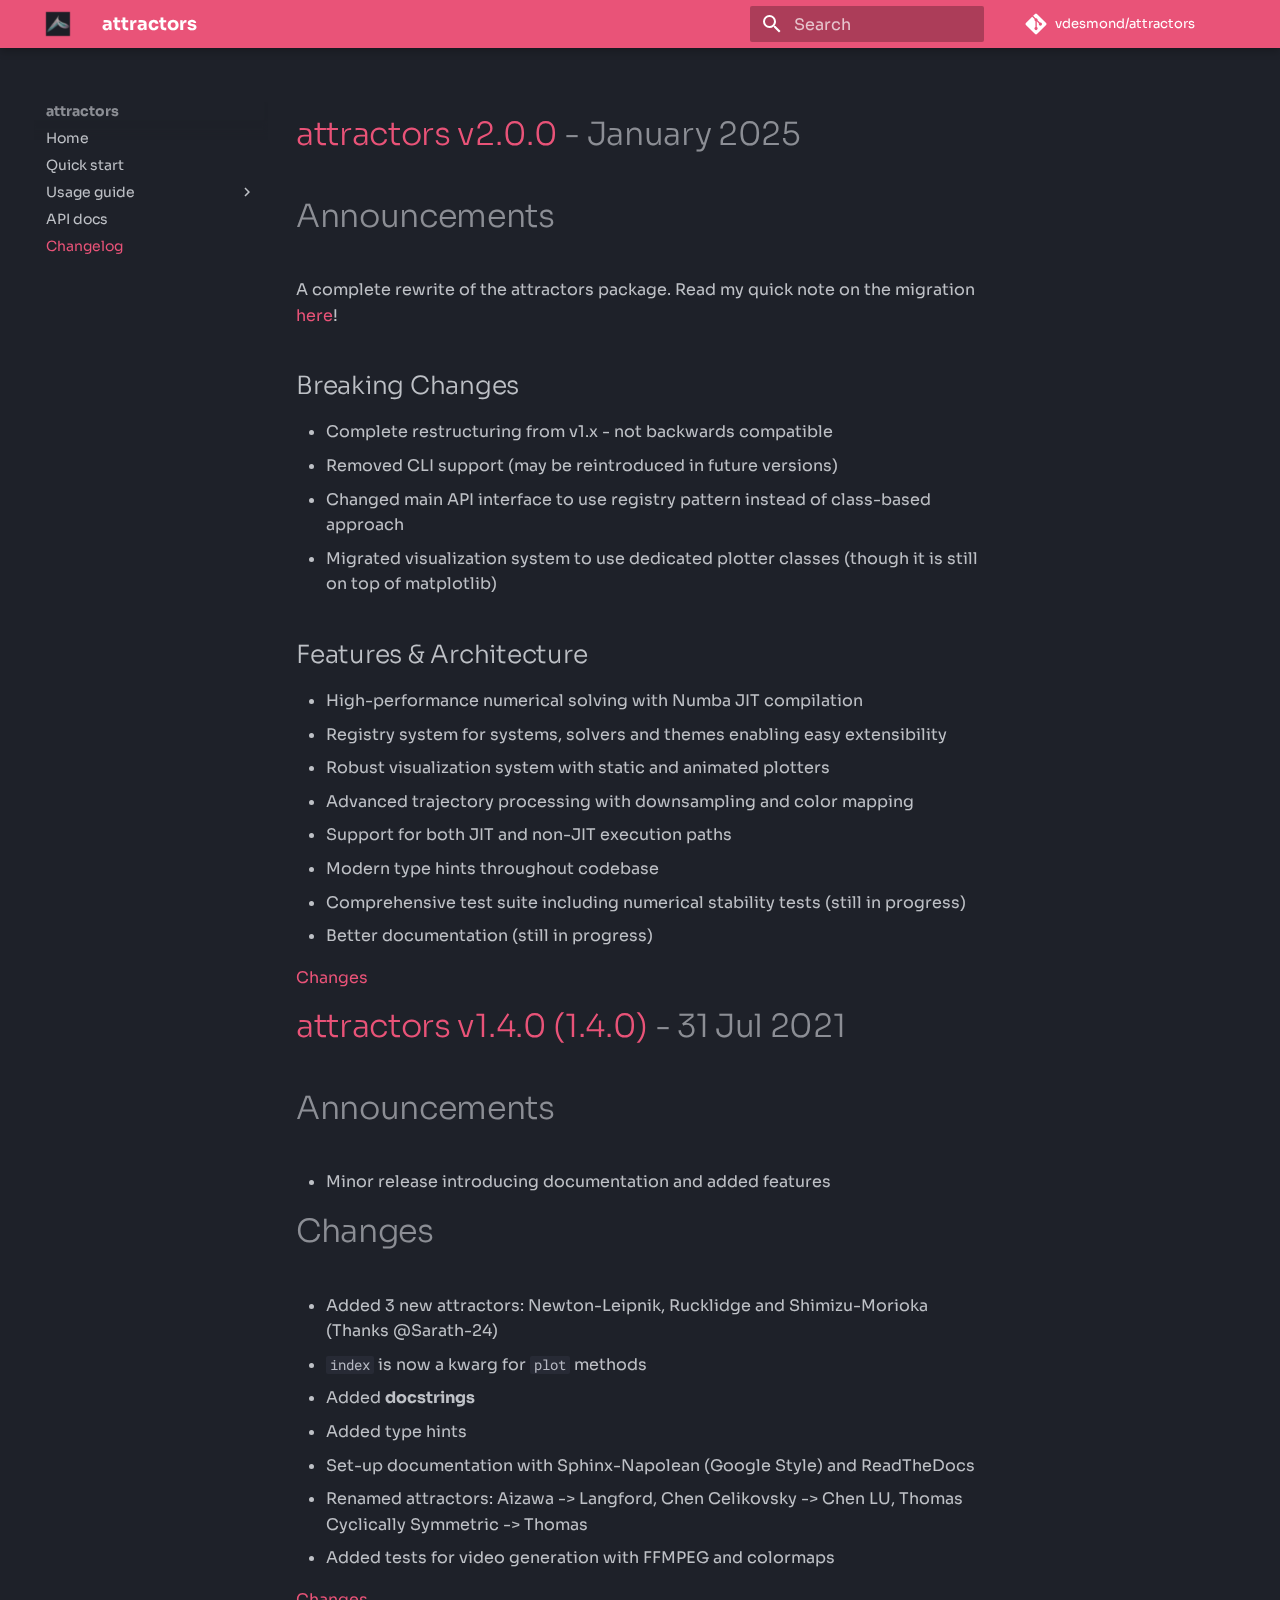
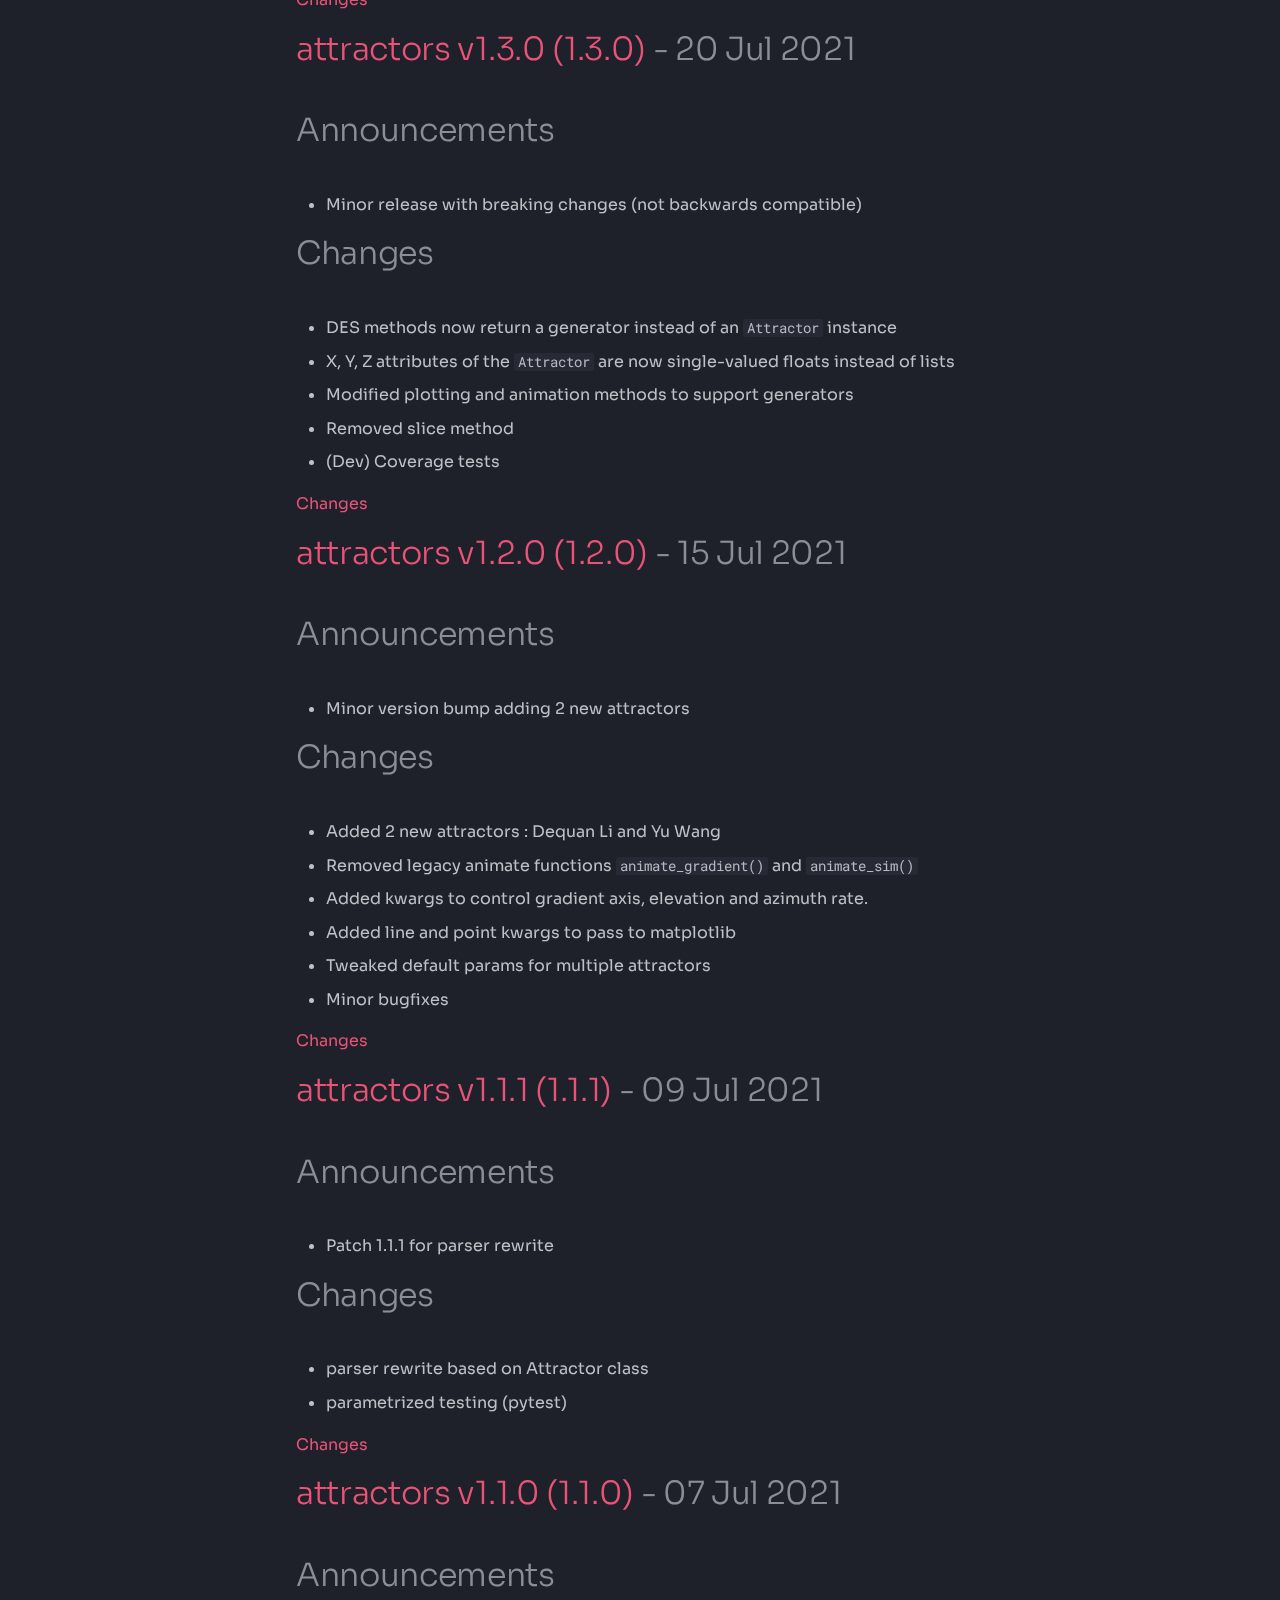
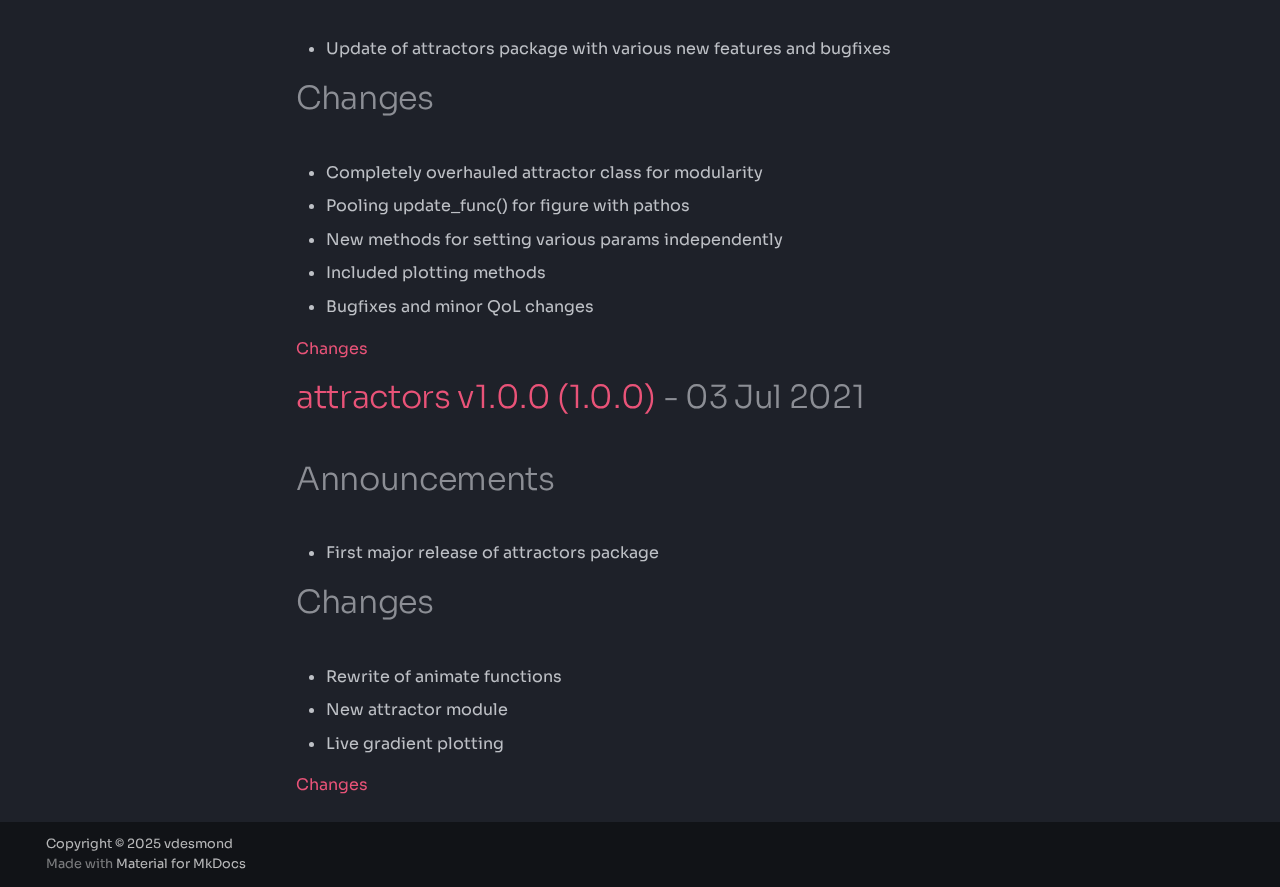
<file: changelog/index.html>
<!doctype html>
<html lang="en" class="no-js">
  <head>
    
      <meta charset="utf-8">
      <meta name="viewport" content="width=device-width,initial-scale=1">
      
        <meta name="description" content="A package for simulation and visualization of strange attractors.">
      
      
        <meta name="author" content="vdesmond">
      
      
        <link rel="canonical" href="https://attractors.vdesmond.com/changelog/">
      
      
        <link rel="prev" href="../api/">
      
      
      
      <link rel="icon" href="../assets/favicon.ico">
      <meta name="generator" content="mkdocs-1.6.1, mkdocs-material-9.5.50">
    
    
      
        <title>Changelog - attractors</title>
      
    
    
      <link rel="stylesheet" href="../assets/stylesheets/main.a40c8224.min.css">
      
        
        <link rel="stylesheet" href="../assets/stylesheets/palette.06af60db.min.css">
      
      


    
    
      
    
    
      
        
        
        <link rel="preconnect" href="https://fonts.gstatic.com" crossorigin>
        <link rel="stylesheet" href="https://fonts.googleapis.com/css?family=Sora:300,300i,400,400i,700,700i%7CRoboto+Mono:400,400i,700,700i&display=fallback">
        <style>:root{--md-text-font:"Sora";--md-code-font:"Roboto Mono"}</style>
      
    
    
      <link rel="stylesheet" href="../assets/_mkdocstrings.css">
    
      <link rel="stylesheet" href="../stylesheets/extra.css">
    
    <script>__md_scope=new URL("..",location),__md_hash=e=>[...e].reduce(((e,_)=>(e<<5)-e+_.charCodeAt(0)),0),__md_get=(e,_=localStorage,t=__md_scope)=>JSON.parse(_.getItem(t.pathname+"."+e)),__md_set=(e,_,t=localStorage,a=__md_scope)=>{try{t.setItem(a.pathname+"."+e,JSON.stringify(_))}catch(e){}}</script>
    
      

    
    
    
  </head>
  
  
    
    
    
    
    
    <body dir="ltr" data-md-color-scheme="slate" data-md-color-primary="custom" data-md-color-accent="custom">
  
    
    <input class="md-toggle" data-md-toggle="drawer" type="checkbox" id="__drawer" autocomplete="off">
    <input class="md-toggle" data-md-toggle="search" type="checkbox" id="__search" autocomplete="off">
    <label class="md-overlay" for="__drawer"></label>
    <div data-md-component="skip">
      
        
        <a href="#attractors-v200-january-2025" class="md-skip">
          Skip to content
        </a>
      
    </div>
    <div data-md-component="announce">
      
    </div>
    
    
      

  

<header class="md-header md-header--shadow" data-md-component="header">
  <nav class="md-header__inner md-grid" aria-label="Header">
    <a href=".." title="attractors" class="md-header__button md-logo" aria-label="attractors" data-md-component="logo">
      
  <img src="../assets/logo.png" alt="logo">

    </a>
    <label class="md-header__button md-icon" for="__drawer">
      
      <svg xmlns="http://www.w3.org/2000/svg" viewBox="0 0 24 24"><path d="M3 6h18v2H3zm0 5h18v2H3zm0 5h18v2H3z"/></svg>
    </label>
    <div class="md-header__title" data-md-component="header-title">
      <div class="md-header__ellipsis">
        <div class="md-header__topic">
          <span class="md-ellipsis">
            attractors
          </span>
        </div>
        <div class="md-header__topic" data-md-component="header-topic">
          <span class="md-ellipsis">
            
              Changelog
            
          </span>
        </div>
      </div>
    </div>
    
      
    
    
    
    
      <label class="md-header__button md-icon" for="__search">
        
        <svg xmlns="http://www.w3.org/2000/svg" viewBox="0 0 24 24"><path d="M9.5 3A6.5 6.5 0 0 1 16 9.5c0 1.61-.59 3.09-1.56 4.23l.27.27h.79l5 5-1.5 1.5-5-5v-.79l-.27-.27A6.52 6.52 0 0 1 9.5 16 6.5 6.5 0 0 1 3 9.5 6.5 6.5 0 0 1 9.5 3m0 2C7 5 5 7 5 9.5S7 14 9.5 14 14 12 14 9.5 12 5 9.5 5"/></svg>
      </label>
      <div class="md-search" data-md-component="search" role="dialog">
  <label class="md-search__overlay" for="__search"></label>
  <div class="md-search__inner" role="search">
    <form class="md-search__form" name="search">
      <input type="text" class="md-search__input" name="query" aria-label="Search" placeholder="Search" autocapitalize="off" autocorrect="off" autocomplete="off" spellcheck="false" data-md-component="search-query" required>
      <label class="md-search__icon md-icon" for="__search">
        
        <svg xmlns="http://www.w3.org/2000/svg" viewBox="0 0 24 24"><path d="M9.5 3A6.5 6.5 0 0 1 16 9.5c0 1.61-.59 3.09-1.56 4.23l.27.27h.79l5 5-1.5 1.5-5-5v-.79l-.27-.27A6.52 6.52 0 0 1 9.5 16 6.5 6.5 0 0 1 3 9.5 6.5 6.5 0 0 1 9.5 3m0 2C7 5 5 7 5 9.5S7 14 9.5 14 14 12 14 9.5 12 5 9.5 5"/></svg>
        
        <svg xmlns="http://www.w3.org/2000/svg" viewBox="0 0 24 24"><path d="M20 11v2H8l5.5 5.5-1.42 1.42L4.16 12l7.92-7.92L13.5 5.5 8 11z"/></svg>
      </label>
      <nav class="md-search__options" aria-label="Search">
        
        <button type="reset" class="md-search__icon md-icon" title="Clear" aria-label="Clear" tabindex="-1">
          
          <svg xmlns="http://www.w3.org/2000/svg" viewBox="0 0 24 24"><path d="M19 6.41 17.59 5 12 10.59 6.41 5 5 6.41 10.59 12 5 17.59 6.41 19 12 13.41 17.59 19 19 17.59 13.41 12z"/></svg>
        </button>
      </nav>
      
    </form>
    <div class="md-search__output">
      <div class="md-search__scrollwrap" tabindex="0" data-md-scrollfix>
        <div class="md-search-result" data-md-component="search-result">
          <div class="md-search-result__meta">
            Initializing search
          </div>
          <ol class="md-search-result__list" role="presentation"></ol>
        </div>
      </div>
    </div>
  </div>
</div>
    
    
      <div class="md-header__source">
        <a href="https://github.com/vdesmond/attractors" title="Go to repository" class="md-source" data-md-component="source">
  <div class="md-source__icon md-icon">
    
    <svg xmlns="http://www.w3.org/2000/svg" viewBox="0 0 448 512"><!--! Font Awesome Free 6.7.2 by @fontawesome - https://fontawesome.com License - https://fontawesome.com/license/free (Icons: CC BY 4.0, Fonts: SIL OFL 1.1, Code: MIT License) Copyright 2024 Fonticons, Inc.--><path d="M439.55 236.05 244 40.45a28.87 28.87 0 0 0-40.81 0l-40.66 40.63 51.52 51.52c27.06-9.14 52.68 16.77 43.39 43.68l49.66 49.66c34.23-11.8 61.18 31 35.47 56.69-26.49 26.49-70.21-2.87-56-37.34L240.22 199v121.85c25.3 12.54 22.26 41.85 9.08 55a34.34 34.34 0 0 1-48.55 0c-17.57-17.6-11.07-46.91 11.25-56v-123c-20.8-8.51-24.6-30.74-18.64-45L142.57 101 8.45 235.14a28.86 28.86 0 0 0 0 40.81l195.61 195.6a28.86 28.86 0 0 0 40.8 0l194.69-194.69a28.86 28.86 0 0 0 0-40.81"/></svg>
  </div>
  <div class="md-source__repository">
    vdesmond/attractors
  </div>
</a>
      </div>
    
  </nav>
  
</header>
    
    <div class="md-container" data-md-component="container">
      
      
        
          
        
      
      <main class="md-main" data-md-component="main">
        <div class="md-main__inner md-grid">
          
            
              
              <div class="md-sidebar md-sidebar--primary" data-md-component="sidebar" data-md-type="navigation" >
                <div class="md-sidebar__scrollwrap">
                  <div class="md-sidebar__inner">
                    



<nav class="md-nav md-nav--primary" aria-label="Navigation" data-md-level="0">
  <label class="md-nav__title" for="__drawer">
    <a href=".." title="attractors" class="md-nav__button md-logo" aria-label="attractors" data-md-component="logo">
      
  <img src="../assets/logo.png" alt="logo">

    </a>
    attractors
  </label>
  
    <div class="md-nav__source">
      <a href="https://github.com/vdesmond/attractors" title="Go to repository" class="md-source" data-md-component="source">
  <div class="md-source__icon md-icon">
    
    <svg xmlns="http://www.w3.org/2000/svg" viewBox="0 0 448 512"><!--! Font Awesome Free 6.7.2 by @fontawesome - https://fontawesome.com License - https://fontawesome.com/license/free (Icons: CC BY 4.0, Fonts: SIL OFL 1.1, Code: MIT License) Copyright 2024 Fonticons, Inc.--><path d="M439.55 236.05 244 40.45a28.87 28.87 0 0 0-40.81 0l-40.66 40.63 51.52 51.52c27.06-9.14 52.68 16.77 43.39 43.68l49.66 49.66c34.23-11.8 61.18 31 35.47 56.69-26.49 26.49-70.21-2.87-56-37.34L240.22 199v121.85c25.3 12.54 22.26 41.85 9.08 55a34.34 34.34 0 0 1-48.55 0c-17.57-17.6-11.07-46.91 11.25-56v-123c-20.8-8.51-24.6-30.74-18.64-45L142.57 101 8.45 235.14a28.86 28.86 0 0 0 0 40.81l195.61 195.6a28.86 28.86 0 0 0 40.8 0l194.69-194.69a28.86 28.86 0 0 0 0-40.81"/></svg>
  </div>
  <div class="md-source__repository">
    vdesmond/attractors
  </div>
</a>
    </div>
  
  <ul class="md-nav__list" data-md-scrollfix>
    
      
      
  
  
  
  
    <li class="md-nav__item">
      <a href=".." class="md-nav__link">
        
  
  <span class="md-ellipsis">
    Home
  </span>
  

      </a>
    </li>
  

    
      
      
  
  
  
  
    <li class="md-nav__item">
      <a href="../quickstart/" class="md-nav__link">
        
  
  <span class="md-ellipsis">
    Quick start
  </span>
  

      </a>
    </li>
  

    
      
      
  
  
  
  
    
    
    
    
    <li class="md-nav__item md-nav__item--nested">
      
        
        
        <input class="md-nav__toggle md-toggle " type="checkbox" id="__nav_3" >
        
          
          <label class="md-nav__link" for="__nav_3" id="__nav_3_label" tabindex="0">
            
  
  <span class="md-ellipsis">
    Usage guide
  </span>
  

            <span class="md-nav__icon md-icon"></span>
          </label>
        
        <nav class="md-nav" data-md-level="1" aria-labelledby="__nav_3_label" aria-expanded="false">
          <label class="md-nav__title" for="__nav_3">
            <span class="md-nav__icon md-icon"></span>
            Usage guide
          </label>
          <ul class="md-nav__list" data-md-scrollfix>
            
              
                
  
  
  
  
    <li class="md-nav__item">
      <a href="../guides/overview/" class="md-nav__link">
        
  
  <span class="md-ellipsis">
    Overview
  </span>
  

      </a>
    </li>
  

              
            
              
                
  
  
  
  
    <li class="md-nav__item">
      <a href="../guides/systems/" class="md-nav__link">
        
  
  <span class="md-ellipsis">
    Systems
  </span>
  

      </a>
    </li>
  

              
            
          </ul>
        </nav>
      
    </li>
  

    
      
      
  
  
  
  
    <li class="md-nav__item">
      <a href="../api/" class="md-nav__link">
        
  
  <span class="md-ellipsis">
    API docs
  </span>
  

      </a>
    </li>
  

    
      
      
  
  
    
  
  
  
    <li class="md-nav__item md-nav__item--active">
      
      <input class="md-nav__toggle md-toggle" type="checkbox" id="__toc">
      
      
        
      
      
      <a href="./" class="md-nav__link md-nav__link--active">
        
  
  <span class="md-ellipsis">
    Changelog
  </span>
  

      </a>
      
    </li>
  

    
  </ul>
</nav>
                  </div>
                </div>
              </div>
            
            
              
              <div class="md-sidebar md-sidebar--secondary" data-md-component="sidebar" data-md-type="toc" >
                <div class="md-sidebar__scrollwrap">
                  <div class="md-sidebar__inner">
                    

<nav class="md-nav md-nav--secondary" aria-label="Table of contents">
  
  
  
    
  
  
</nav>
                  </div>
                </div>
              </div>
            
          
          
            <div class="md-content" data-md-component="content">
              <article class="md-content__inner md-typeset">
                
                  

  
  


<p><a name="v2.0.0"></a></p>
<h1 id="attractors-v200-january-2025"><a href="https://github.com/vdesmond/attractors/releases/tag/2.0.0">attractors v2.0.0</a> - January 2025<a class="headerlink" href="#attractors-v200-january-2025" title="Permanent link">¤</a></h1>
<h1 id="announcements">Announcements<a class="headerlink" href="#announcements" title="Permanent link">¤</a></h1>
<p>A complete rewrite of the attractors package. Read my quick note on the migration <a href="https://attractors.vdesmond.com/#creators-note">here</a>!</p>
<h2 id="breaking-changes">Breaking Changes<a class="headerlink" href="#breaking-changes" title="Permanent link">¤</a></h2>
<ul>
<li>Complete restructuring from v1.x - not backwards compatible</li>
<li>Removed CLI support (may be reintroduced in future versions)</li>
<li>Changed main API interface to use registry pattern instead of class-based approach</li>
<li>Migrated visualization system to use dedicated plotter classes (though it is still on top of matplotlib)</li>
</ul>
<h2 id="features-architecture">Features &amp; Architecture<a class="headerlink" href="#features-architecture" title="Permanent link">¤</a></h2>
<ul>
<li>High-performance numerical solving with Numba JIT compilation</li>
<li>Registry system for systems, solvers and themes enabling easy extensibility</li>
<li>Robust visualization system with static and animated plotters</li>
<li>Advanced trajectory processing with downsampling and color mapping</li>
<li>Support for both JIT and non-JIT execution paths</li>
<li>Modern type hints throughout codebase</li>
<li>Comprehensive test suite including numerical stability tests (still in progress)</li>
<li>Better documentation (still in progress)</li>
</ul>
<p><a href="https://github.com/vdesmond/attractors/compare/1.4.1...v2.0.0">Changes</a></p>
<p><a name="1.4.0"></a></p>
<h1 id="attractors-v140-140-31-jul-2021"><a href="https://github.com/vdesmond/attractors/releases/tag/1.4.0">attractors v1.4.0 (1.4.0)</a> - 31 Jul 2021<a class="headerlink" href="#attractors-v140-140-31-jul-2021" title="Permanent link">¤</a></h1>
<h1 id="announcements_1">Announcements<a class="headerlink" href="#announcements_1" title="Permanent link">¤</a></h1>
<ul>
<li>Minor release introducing documentation and added features</li>
</ul>
<h1 id="changes">Changes<a class="headerlink" href="#changes" title="Permanent link">¤</a></h1>
<ul>
<li>Added 3 new attractors: Newton-Leipnik, Rucklidge and Shimizu-Morioka (Thanks @Sarath-24)</li>
<li><code>index</code> is now a kwarg for <code>plot</code> methods</li>
<li>Added <strong>docstrings</strong></li>
<li>Added type hints</li>
<li>Set-up documentation with Sphinx-Napolean (Google Style) and ReadTheDocs</li>
<li>Renamed attractors: Aizawa -&gt; Langford, Chen Celikovsky -&gt; Chen LU, Thomas Cyclically Symmetric -&gt; Thomas</li>
<li>Added tests for video generation with FFMPEG and colormaps</li>
</ul>
<p><a href="https://github.com/vdesmond/attractors/compare/1.3.0...1.4.0">Changes</a></p>
<p><a name="1.3.0"></a></p>
<h1 id="attractors-v130-130-20-jul-2021"><a href="https://github.com/vdesmond/attractors/releases/tag/1.3.0">attractors v1.3.0 (1.3.0)</a> - 20 Jul 2021<a class="headerlink" href="#attractors-v130-130-20-jul-2021" title="Permanent link">¤</a></h1>
<h1 id="announcements_2">Announcements<a class="headerlink" href="#announcements_2" title="Permanent link">¤</a></h1>
<ul>
<li>Minor release with breaking changes (not backwards compatible)</li>
</ul>
<h1 id="changes_1">Changes<a class="headerlink" href="#changes_1" title="Permanent link">¤</a></h1>
<ul>
<li>DES methods now return a generator instead of an <code>Attractor</code> instance</li>
<li>X, Y, Z attributes of the <code>Attractor</code> are now single-valued floats instead of lists</li>
<li>Modified plotting and animation methods to support generators</li>
<li>Removed slice method</li>
<li>(Dev) Coverage tests</li>
</ul>
<p><a href="https://github.com/vdesmond/attractors/compare/1.2.0...1.3.0">Changes</a></p>
<p><a name="1.2.0"></a></p>
<h1 id="attractors-v120-120-15-jul-2021"><a href="https://github.com/vdesmond/attractors/releases/tag/1.2.0">attractors v1.2.0 (1.2.0)</a> - 15 Jul 2021<a class="headerlink" href="#attractors-v120-120-15-jul-2021" title="Permanent link">¤</a></h1>
<h1 id="announcements_3">Announcements<a class="headerlink" href="#announcements_3" title="Permanent link">¤</a></h1>
<ul>
<li>Minor version bump adding 2 new attractors</li>
</ul>
<h1 id="changes_2">Changes<a class="headerlink" href="#changes_2" title="Permanent link">¤</a></h1>
<ul>
<li>Added 2 new attractors : Dequan Li and Yu Wang</li>
<li>Removed legacy animate functions <code>animate_gradient()</code> and <code>animate_sim()</code></li>
<li>Added kwargs to control gradient axis, elevation and azimuth rate.</li>
<li>Added line and point kwargs to pass to matplotlib</li>
<li>Tweaked default params for multiple attractors</li>
<li>Minor bugfixes</li>
</ul>
<p><a href="https://github.com/vdesmond/attractors/compare/1.1.1...1.2.0">Changes</a></p>
<p><a name="1.1.1"></a></p>
<h1 id="attractors-v111-111-09-jul-2021"><a href="https://github.com/vdesmond/attractors/releases/tag/1.1.1">attractors v1.1.1 (1.1.1)</a> - 09 Jul 2021<a class="headerlink" href="#attractors-v111-111-09-jul-2021" title="Permanent link">¤</a></h1>
<h1 id="announcements_4">Announcements<a class="headerlink" href="#announcements_4" title="Permanent link">¤</a></h1>
<ul>
<li>Patch 1.1.1 for parser rewrite</li>
</ul>
<h1 id="changes_3">Changes<a class="headerlink" href="#changes_3" title="Permanent link">¤</a></h1>
<ul>
<li>parser rewrite based on Attractor class</li>
<li>parametrized testing (pytest)</li>
</ul>
<p><a href="https://github.com/vdesmond/attractors/compare/1.1.0...1.1.1">Changes</a></p>
<p><a name="1.1.0"></a></p>
<h1 id="attractors-v110-110-07-jul-2021"><a href="https://github.com/vdesmond/attractors/releases/tag/1.1.0">attractors v1.1.0 (1.1.0)</a> - 07 Jul 2021<a class="headerlink" href="#attractors-v110-110-07-jul-2021" title="Permanent link">¤</a></h1>
<h1 id="announcements_5">Announcements<a class="headerlink" href="#announcements_5" title="Permanent link">¤</a></h1>
<ul>
<li>Update of attractors package with various new features and bugfixes</li>
</ul>
<h1 id="changes_4">Changes<a class="headerlink" href="#changes_4" title="Permanent link">¤</a></h1>
<ul>
<li>Completely overhauled attractor class for modularity</li>
<li>Pooling update_func() for figure with pathos</li>
<li>New methods for setting various params independently</li>
<li>Included plotting methods</li>
<li>Bugfixes and minor QoL changes</li>
</ul>
<p><a href="https://github.com/vdesmond/attractors/compare/1.0.0...1.1.0">Changes</a></p>
<p><a name="1.0.0"></a></p>
<h1 id="attractors-v100-100-03-jul-2021"><a href="https://github.com/vdesmond/attractors/releases/tag/1.0.0">attractors v1.0.0 (1.0.0)</a> - 03 Jul 2021<a class="headerlink" href="#attractors-v100-100-03-jul-2021" title="Permanent link">¤</a></h1>
<h1 id="announcements_6">Announcements<a class="headerlink" href="#announcements_6" title="Permanent link">¤</a></h1>
<ul>
<li>First major release of attractors package</li>
</ul>
<h1 id="changes_5">Changes<a class="headerlink" href="#changes_5" title="Permanent link">¤</a></h1>
<ul>
<li>Rewrite of animate functions</li>
<li>New attractor module</li>
<li>Live gradient plotting</li>
</ul>
<p><a href="https://github.com/vdesmond/attractors/tree/1.0.0">Changes</a></p>
<!-- Generated by changelog-from-release -->












                
              </article>
            </div>
          
          
<script>var target=document.getElementById(location.hash.slice(1));target&&target.name&&(target.checked=target.name.startsWith("__tabbed_"))</script>
        </div>
        
      </main>
      
        <footer class="md-footer">
  
  <div class="md-footer-meta md-typeset">
    <div class="md-footer-meta__inner md-grid">
      <div class="md-copyright">
  
    <div class="md-copyright__highlight">
      Copyright &copy; 2025 vdesmond
    </div>
  
  
    Made with
    <a href="https://squidfunk.github.io/mkdocs-material/" target="_blank" rel="noopener">
      Material for MkDocs
    </a>
  
</div>
      
    </div>
  </div>
</footer>
      
    </div>
    <div class="md-dialog" data-md-component="dialog">
      <div class="md-dialog__inner md-typeset"></div>
    </div>
    
    
    <script id="__config" type="application/json">{"base": "..", "features": ["navigation.instant"], "search": "../assets/javascripts/workers/search.f8cc74c7.min.js", "translations": {"clipboard.copied": "Copied to clipboard", "clipboard.copy": "Copy to clipboard", "search.result.more.one": "1 more on this page", "search.result.more.other": "# more on this page", "search.result.none": "No matching documents", "search.result.one": "1 matching document", "search.result.other": "# matching documents", "search.result.placeholder": "Type to start searching", "search.result.term.missing": "Missing", "select.version": "Select version"}}</script>
    
    
      <script src="../assets/javascripts/bundle.60a45f97.min.js"></script>
      
    
  </body>
</html>
</file>
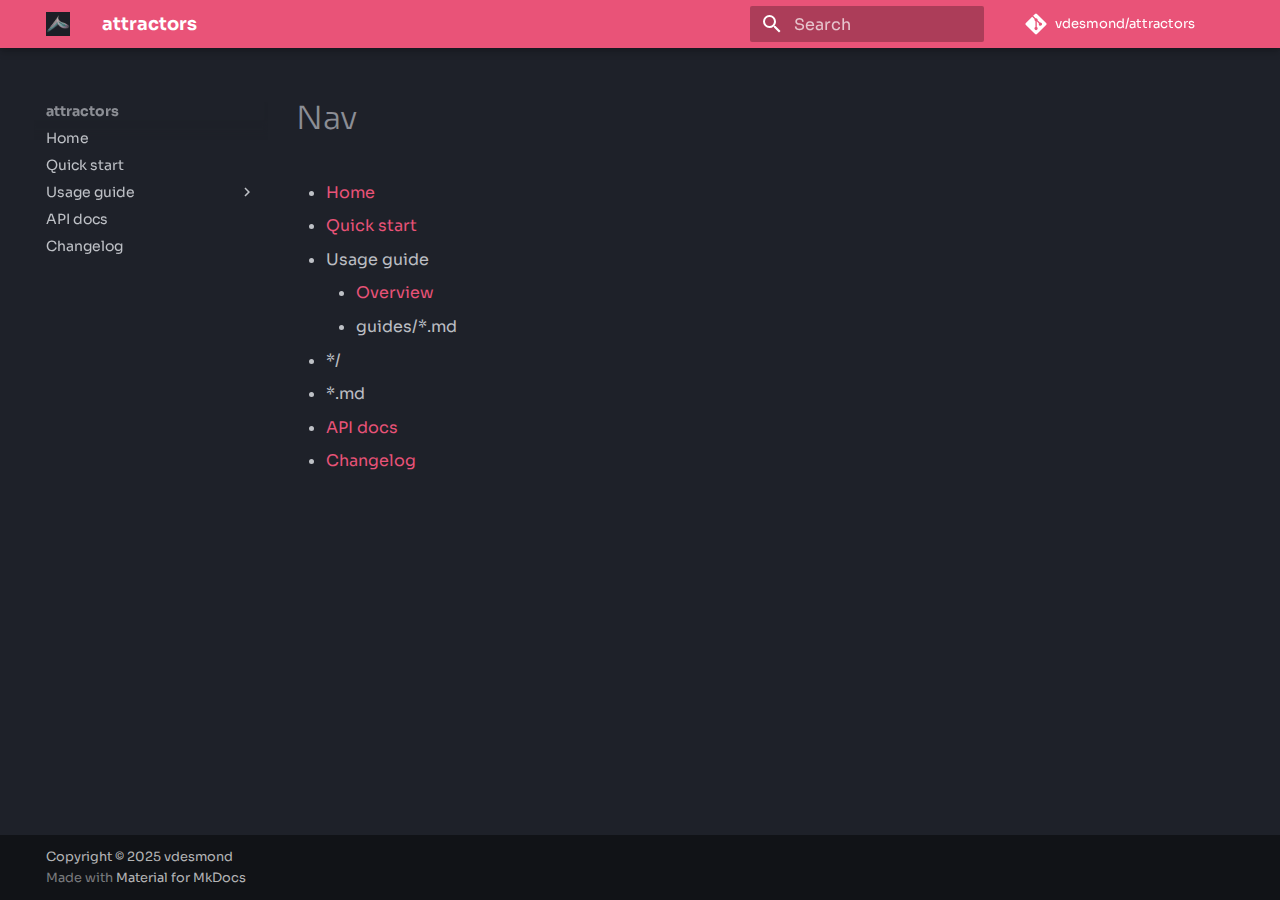
<file: nav/index.html>
<!doctype html>
<html lang="en" class="no-js">
  <head>
    
      <meta charset="utf-8">
      <meta name="viewport" content="width=device-width,initial-scale=1">
      
        <meta name="description" content="A package for simulation and visualization of strange attractors.">
      
      
        <meta name="author" content="vdesmond">
      
      
        <link rel="canonical" href="https://attractors.vdesmond.com/nav/">
      
      
      
      
      <link rel="icon" href="../assets/favicon.ico">
      <meta name="generator" content="mkdocs-1.6.1, mkdocs-material-9.5.50">
    
    
      
        <title>Nav - attractors</title>
      
    
    
      <link rel="stylesheet" href="../assets/stylesheets/main.a40c8224.min.css">
      
        
        <link rel="stylesheet" href="../assets/stylesheets/palette.06af60db.min.css">
      
      


    
    
      
    
    
      
        
        
        <link rel="preconnect" href="https://fonts.gstatic.com" crossorigin>
        <link rel="stylesheet" href="https://fonts.googleapis.com/css?family=Sora:300,300i,400,400i,700,700i%7CRoboto+Mono:400,400i,700,700i&display=fallback">
        <style>:root{--md-text-font:"Sora";--md-code-font:"Roboto Mono"}</style>
      
    
    
      <link rel="stylesheet" href="../assets/_mkdocstrings.css">
    
      <link rel="stylesheet" href="../stylesheets/extra.css">
    
    <script>__md_scope=new URL("..",location),__md_hash=e=>[...e].reduce(((e,_)=>(e<<5)-e+_.charCodeAt(0)),0),__md_get=(e,_=localStorage,t=__md_scope)=>JSON.parse(_.getItem(t.pathname+"."+e)),__md_set=(e,_,t=localStorage,a=__md_scope)=>{try{t.setItem(a.pathname+"."+e,JSON.stringify(_))}catch(e){}}</script>
    
      

    
    
    
  </head>
  
  
    
    
    
    
    
    <body dir="ltr" data-md-color-scheme="slate" data-md-color-primary="custom" data-md-color-accent="custom">
  
    
    <input class="md-toggle" data-md-toggle="drawer" type="checkbox" id="__drawer" autocomplete="off">
    <input class="md-toggle" data-md-toggle="search" type="checkbox" id="__search" autocomplete="off">
    <label class="md-overlay" for="__drawer"></label>
    <div data-md-component="skip">
      
    </div>
    <div data-md-component="announce">
      
    </div>
    
    
      

  

<header class="md-header md-header--shadow" data-md-component="header">
  <nav class="md-header__inner md-grid" aria-label="Header">
    <a href=".." title="attractors" class="md-header__button md-logo" aria-label="attractors" data-md-component="logo">
      
  <img src="../assets/logo.png" alt="logo">

    </a>
    <label class="md-header__button md-icon" for="__drawer">
      
      <svg xmlns="http://www.w3.org/2000/svg" viewBox="0 0 24 24"><path d="M3 6h18v2H3zm0 5h18v2H3zm0 5h18v2H3z"/></svg>
    </label>
    <div class="md-header__title" data-md-component="header-title">
      <div class="md-header__ellipsis">
        <div class="md-header__topic">
          <span class="md-ellipsis">
            attractors
          </span>
        </div>
        <div class="md-header__topic" data-md-component="header-topic">
          <span class="md-ellipsis">
            
              Nav
            
          </span>
        </div>
      </div>
    </div>
    
      
    
    
    
    
      <label class="md-header__button md-icon" for="__search">
        
        <svg xmlns="http://www.w3.org/2000/svg" viewBox="0 0 24 24"><path d="M9.5 3A6.5 6.5 0 0 1 16 9.5c0 1.61-.59 3.09-1.56 4.23l.27.27h.79l5 5-1.5 1.5-5-5v-.79l-.27-.27A6.52 6.52 0 0 1 9.5 16 6.5 6.5 0 0 1 3 9.5 6.5 6.5 0 0 1 9.5 3m0 2C7 5 5 7 5 9.5S7 14 9.5 14 14 12 14 9.5 12 5 9.5 5"/></svg>
      </label>
      <div class="md-search" data-md-component="search" role="dialog">
  <label class="md-search__overlay" for="__search"></label>
  <div class="md-search__inner" role="search">
    <form class="md-search__form" name="search">
      <input type="text" class="md-search__input" name="query" aria-label="Search" placeholder="Search" autocapitalize="off" autocorrect="off" autocomplete="off" spellcheck="false" data-md-component="search-query" required>
      <label class="md-search__icon md-icon" for="__search">
        
        <svg xmlns="http://www.w3.org/2000/svg" viewBox="0 0 24 24"><path d="M9.5 3A6.5 6.5 0 0 1 16 9.5c0 1.61-.59 3.09-1.56 4.23l.27.27h.79l5 5-1.5 1.5-5-5v-.79l-.27-.27A6.52 6.52 0 0 1 9.5 16 6.5 6.5 0 0 1 3 9.5 6.5 6.5 0 0 1 9.5 3m0 2C7 5 5 7 5 9.5S7 14 9.5 14 14 12 14 9.5 12 5 9.5 5"/></svg>
        
        <svg xmlns="http://www.w3.org/2000/svg" viewBox="0 0 24 24"><path d="M20 11v2H8l5.5 5.5-1.42 1.42L4.16 12l7.92-7.92L13.5 5.5 8 11z"/></svg>
      </label>
      <nav class="md-search__options" aria-label="Search">
        
        <button type="reset" class="md-search__icon md-icon" title="Clear" aria-label="Clear" tabindex="-1">
          
          <svg xmlns="http://www.w3.org/2000/svg" viewBox="0 0 24 24"><path d="M19 6.41 17.59 5 12 10.59 6.41 5 5 6.41 10.59 12 5 17.59 6.41 19 12 13.41 17.59 19 19 17.59 13.41 12z"/></svg>
        </button>
      </nav>
      
    </form>
    <div class="md-search__output">
      <div class="md-search__scrollwrap" tabindex="0" data-md-scrollfix>
        <div class="md-search-result" data-md-component="search-result">
          <div class="md-search-result__meta">
            Initializing search
          </div>
          <ol class="md-search-result__list" role="presentation"></ol>
        </div>
      </div>
    </div>
  </div>
</div>
    
    
      <div class="md-header__source">
        <a href="https://github.com/vdesmond/attractors" title="Go to repository" class="md-source" data-md-component="source">
  <div class="md-source__icon md-icon">
    
    <svg xmlns="http://www.w3.org/2000/svg" viewBox="0 0 448 512"><!--! Font Awesome Free 6.7.2 by @fontawesome - https://fontawesome.com License - https://fontawesome.com/license/free (Icons: CC BY 4.0, Fonts: SIL OFL 1.1, Code: MIT License) Copyright 2024 Fonticons, Inc.--><path d="M439.55 236.05 244 40.45a28.87 28.87 0 0 0-40.81 0l-40.66 40.63 51.52 51.52c27.06-9.14 52.68 16.77 43.39 43.68l49.66 49.66c34.23-11.8 61.18 31 35.47 56.69-26.49 26.49-70.21-2.87-56-37.34L240.22 199v121.85c25.3 12.54 22.26 41.85 9.08 55a34.34 34.34 0 0 1-48.55 0c-17.57-17.6-11.07-46.91 11.25-56v-123c-20.8-8.51-24.6-30.74-18.64-45L142.57 101 8.45 235.14a28.86 28.86 0 0 0 0 40.81l195.61 195.6a28.86 28.86 0 0 0 40.8 0l194.69-194.69a28.86 28.86 0 0 0 0-40.81"/></svg>
  </div>
  <div class="md-source__repository">
    vdesmond/attractors
  </div>
</a>
      </div>
    
  </nav>
  
</header>
    
    <div class="md-container" data-md-component="container">
      
      
        
          
        
      
      <main class="md-main" data-md-component="main">
        <div class="md-main__inner md-grid">
          
            
              
              <div class="md-sidebar md-sidebar--primary" data-md-component="sidebar" data-md-type="navigation" >
                <div class="md-sidebar__scrollwrap">
                  <div class="md-sidebar__inner">
                    



<nav class="md-nav md-nav--primary" aria-label="Navigation" data-md-level="0">
  <label class="md-nav__title" for="__drawer">
    <a href=".." title="attractors" class="md-nav__button md-logo" aria-label="attractors" data-md-component="logo">
      
  <img src="../assets/logo.png" alt="logo">

    </a>
    attractors
  </label>
  
    <div class="md-nav__source">
      <a href="https://github.com/vdesmond/attractors" title="Go to repository" class="md-source" data-md-component="source">
  <div class="md-source__icon md-icon">
    
    <svg xmlns="http://www.w3.org/2000/svg" viewBox="0 0 448 512"><!--! Font Awesome Free 6.7.2 by @fontawesome - https://fontawesome.com License - https://fontawesome.com/license/free (Icons: CC BY 4.0, Fonts: SIL OFL 1.1, Code: MIT License) Copyright 2024 Fonticons, Inc.--><path d="M439.55 236.05 244 40.45a28.87 28.87 0 0 0-40.81 0l-40.66 40.63 51.52 51.52c27.06-9.14 52.68 16.77 43.39 43.68l49.66 49.66c34.23-11.8 61.18 31 35.47 56.69-26.49 26.49-70.21-2.87-56-37.34L240.22 199v121.85c25.3 12.54 22.26 41.85 9.08 55a34.34 34.34 0 0 1-48.55 0c-17.57-17.6-11.07-46.91 11.25-56v-123c-20.8-8.51-24.6-30.74-18.64-45L142.57 101 8.45 235.14a28.86 28.86 0 0 0 0 40.81l195.61 195.6a28.86 28.86 0 0 0 40.8 0l194.69-194.69a28.86 28.86 0 0 0 0-40.81"/></svg>
  </div>
  <div class="md-source__repository">
    vdesmond/attractors
  </div>
</a>
    </div>
  
  <ul class="md-nav__list" data-md-scrollfix>
    
      
      
  
  
  
  
    <li class="md-nav__item">
      <a href=".." class="md-nav__link">
        
  
  <span class="md-ellipsis">
    Home
  </span>
  

      </a>
    </li>
  

    
      
      
  
  
  
  
    <li class="md-nav__item">
      <a href="../quickstart/" class="md-nav__link">
        
  
  <span class="md-ellipsis">
    Quick start
  </span>
  

      </a>
    </li>
  

    
      
      
  
  
  
  
    
    
    
    
    <li class="md-nav__item md-nav__item--nested">
      
        
        
        <input class="md-nav__toggle md-toggle " type="checkbox" id="__nav_3" >
        
          
          <label class="md-nav__link" for="__nav_3" id="__nav_3_label" tabindex="0">
            
  
  <span class="md-ellipsis">
    Usage guide
  </span>
  

            <span class="md-nav__icon md-icon"></span>
          </label>
        
        <nav class="md-nav" data-md-level="1" aria-labelledby="__nav_3_label" aria-expanded="false">
          <label class="md-nav__title" for="__nav_3">
            <span class="md-nav__icon md-icon"></span>
            Usage guide
          </label>
          <ul class="md-nav__list" data-md-scrollfix>
            
              
                
  
  
  
  
    <li class="md-nav__item">
      <a href="../guides/overview/" class="md-nav__link">
        
  
  <span class="md-ellipsis">
    Overview
  </span>
  

      </a>
    </li>
  

              
            
              
                
  
  
  
  
    <li class="md-nav__item">
      <a href="../guides/systems/" class="md-nav__link">
        
  
  <span class="md-ellipsis">
    Systems
  </span>
  

      </a>
    </li>
  

              
            
          </ul>
        </nav>
      
    </li>
  

    
      
      
  
  
  
  
    <li class="md-nav__item">
      <a href="../api/" class="md-nav__link">
        
  
  <span class="md-ellipsis">
    API docs
  </span>
  

      </a>
    </li>
  

    
      
      
  
  
  
  
    <li class="md-nav__item">
      <a href="../changelog/" class="md-nav__link">
        
  
  <span class="md-ellipsis">
    Changelog
  </span>
  

      </a>
    </li>
  

    
  </ul>
</nav>
                  </div>
                </div>
              </div>
            
            
              
              <div class="md-sidebar md-sidebar--secondary" data-md-component="sidebar" data-md-type="toc" >
                <div class="md-sidebar__scrollwrap">
                  <div class="md-sidebar__inner">
                    

<nav class="md-nav md-nav--secondary" aria-label="Table of contents">
  
  
  
  
</nav>
                  </div>
                </div>
              </div>
            
          
          
            <div class="md-content" data-md-component="content">
              <article class="md-content__inner md-typeset">
                
                  

  
  


  <h1>Nav</h1>

<ul>
<li><a href="../">Home</a></li>
<li><a href="../quickstart/">Quick start</a></li>
<li>Usage guide<ul>
<li><a href="../guides/overview/">Overview</a></li>
<li>guides/*.md</li>
</ul>
</li>
<li>*/</li>
<li>*.md</li>
<li><a href="../api/">API docs</a></li>
<li><a href="../changelog/">Changelog</a></li>
</ul>












                
              </article>
            </div>
          
          
<script>var target=document.getElementById(location.hash.slice(1));target&&target.name&&(target.checked=target.name.startsWith("__tabbed_"))</script>
        </div>
        
      </main>
      
        <footer class="md-footer">
  
  <div class="md-footer-meta md-typeset">
    <div class="md-footer-meta__inner md-grid">
      <div class="md-copyright">
  
    <div class="md-copyright__highlight">
      Copyright &copy; 2025 vdesmond
    </div>
  
  
    Made with
    <a href="https://squidfunk.github.io/mkdocs-material/" target="_blank" rel="noopener">
      Material for MkDocs
    </a>
  
</div>
      
    </div>
  </div>
</footer>
      
    </div>
    <div class="md-dialog" data-md-component="dialog">
      <div class="md-dialog__inner md-typeset"></div>
    </div>
    
    
    <script id="__config" type="application/json">{"base": "..", "features": ["navigation.instant"], "search": "../assets/javascripts/workers/search.f8cc74c7.min.js", "translations": {"clipboard.copied": "Copied to clipboard", "clipboard.copy": "Copy to clipboard", "search.result.more.one": "1 more on this page", "search.result.more.other": "# more on this page", "search.result.none": "No matching documents", "search.result.one": "1 matching document", "search.result.other": "# matching documents", "search.result.placeholder": "Type to start searching", "search.result.term.missing": "Missing", "select.version": "Select version"}}</script>
    
    
      <script src="../assets/javascripts/bundle.60a45f97.min.js"></script>
      
    
  </body>
</html>
</file>
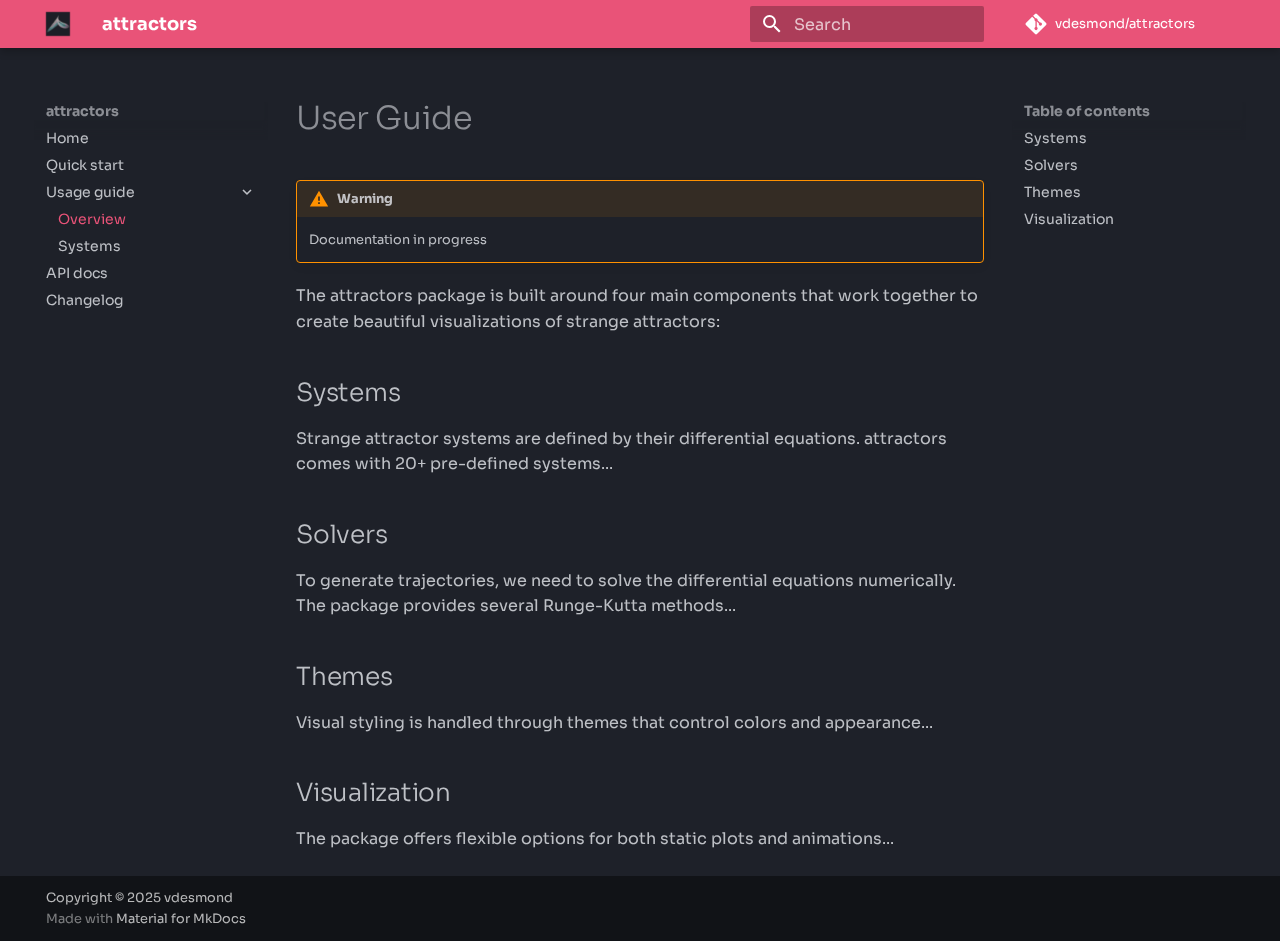
<file: guides/overview/index.html>
<!doctype html>
<html lang="en" class="no-js">
  <head>
    
      <meta charset="utf-8">
      <meta name="viewport" content="width=device-width,initial-scale=1">
      
        <meta name="description" content="A package for simulation and visualization of strange attractors.">
      
      
        <meta name="author" content="vdesmond">
      
      
        <link rel="canonical" href="https://attractors.vdesmond.com/guides/overview/">
      
      
        <link rel="prev" href="../../quickstart/">
      
      
        <link rel="next" href="../systems/">
      
      
      <link rel="icon" href="../../assets/favicon.ico">
      <meta name="generator" content="mkdocs-1.6.1, mkdocs-material-9.5.50">
    
    
      
        <title>Overview - attractors</title>
      
    
    
      <link rel="stylesheet" href="../../assets/stylesheets/main.a40c8224.min.css">
      
        
        <link rel="stylesheet" href="../../assets/stylesheets/palette.06af60db.min.css">
      
      


    
    
      
    
    
      
        
        
        <link rel="preconnect" href="https://fonts.gstatic.com" crossorigin>
        <link rel="stylesheet" href="https://fonts.googleapis.com/css?family=Sora:300,300i,400,400i,700,700i%7CRoboto+Mono:400,400i,700,700i&display=fallback">
        <style>:root{--md-text-font:"Sora";--md-code-font:"Roboto Mono"}</style>
      
    
    
      <link rel="stylesheet" href="../../assets/_mkdocstrings.css">
    
      <link rel="stylesheet" href="../../stylesheets/extra.css">
    
    <script>__md_scope=new URL("../..",location),__md_hash=e=>[...e].reduce(((e,_)=>(e<<5)-e+_.charCodeAt(0)),0),__md_get=(e,_=localStorage,t=__md_scope)=>JSON.parse(_.getItem(t.pathname+"."+e)),__md_set=(e,_,t=localStorage,a=__md_scope)=>{try{t.setItem(a.pathname+"."+e,JSON.stringify(_))}catch(e){}}</script>
    
      

    
    
    
  </head>
  
  
    
    
    
    
    
    <body dir="ltr" data-md-color-scheme="slate" data-md-color-primary="custom" data-md-color-accent="custom">
  
    
    <input class="md-toggle" data-md-toggle="drawer" type="checkbox" id="__drawer" autocomplete="off">
    <input class="md-toggle" data-md-toggle="search" type="checkbox" id="__search" autocomplete="off">
    <label class="md-overlay" for="__drawer"></label>
    <div data-md-component="skip">
      
        
        <a href="#user-guide" class="md-skip">
          Skip to content
        </a>
      
    </div>
    <div data-md-component="announce">
      
    </div>
    
    
      

  

<header class="md-header md-header--shadow" data-md-component="header">
  <nav class="md-header__inner md-grid" aria-label="Header">
    <a href="../.." title="attractors" class="md-header__button md-logo" aria-label="attractors" data-md-component="logo">
      
  <img src="../../assets/logo.png" alt="logo">

    </a>
    <label class="md-header__button md-icon" for="__drawer">
      
      <svg xmlns="http://www.w3.org/2000/svg" viewBox="0 0 24 24"><path d="M3 6h18v2H3zm0 5h18v2H3zm0 5h18v2H3z"/></svg>
    </label>
    <div class="md-header__title" data-md-component="header-title">
      <div class="md-header__ellipsis">
        <div class="md-header__topic">
          <span class="md-ellipsis">
            attractors
          </span>
        </div>
        <div class="md-header__topic" data-md-component="header-topic">
          <span class="md-ellipsis">
            
              Overview
            
          </span>
        </div>
      </div>
    </div>
    
      
    
    
    
    
      <label class="md-header__button md-icon" for="__search">
        
        <svg xmlns="http://www.w3.org/2000/svg" viewBox="0 0 24 24"><path d="M9.5 3A6.5 6.5 0 0 1 16 9.5c0 1.61-.59 3.09-1.56 4.23l.27.27h.79l5 5-1.5 1.5-5-5v-.79l-.27-.27A6.52 6.52 0 0 1 9.5 16 6.5 6.5 0 0 1 3 9.5 6.5 6.5 0 0 1 9.5 3m0 2C7 5 5 7 5 9.5S7 14 9.5 14 14 12 14 9.5 12 5 9.5 5"/></svg>
      </label>
      <div class="md-search" data-md-component="search" role="dialog">
  <label class="md-search__overlay" for="__search"></label>
  <div class="md-search__inner" role="search">
    <form class="md-search__form" name="search">
      <input type="text" class="md-search__input" name="query" aria-label="Search" placeholder="Search" autocapitalize="off" autocorrect="off" autocomplete="off" spellcheck="false" data-md-component="search-query" required>
      <label class="md-search__icon md-icon" for="__search">
        
        <svg xmlns="http://www.w3.org/2000/svg" viewBox="0 0 24 24"><path d="M9.5 3A6.5 6.5 0 0 1 16 9.5c0 1.61-.59 3.09-1.56 4.23l.27.27h.79l5 5-1.5 1.5-5-5v-.79l-.27-.27A6.52 6.52 0 0 1 9.5 16 6.5 6.5 0 0 1 3 9.5 6.5 6.5 0 0 1 9.5 3m0 2C7 5 5 7 5 9.5S7 14 9.5 14 14 12 14 9.5 12 5 9.5 5"/></svg>
        
        <svg xmlns="http://www.w3.org/2000/svg" viewBox="0 0 24 24"><path d="M20 11v2H8l5.5 5.5-1.42 1.42L4.16 12l7.92-7.92L13.5 5.5 8 11z"/></svg>
      </label>
      <nav class="md-search__options" aria-label="Search">
        
        <button type="reset" class="md-search__icon md-icon" title="Clear" aria-label="Clear" tabindex="-1">
          
          <svg xmlns="http://www.w3.org/2000/svg" viewBox="0 0 24 24"><path d="M19 6.41 17.59 5 12 10.59 6.41 5 5 6.41 10.59 12 5 17.59 6.41 19 12 13.41 17.59 19 19 17.59 13.41 12z"/></svg>
        </button>
      </nav>
      
    </form>
    <div class="md-search__output">
      <div class="md-search__scrollwrap" tabindex="0" data-md-scrollfix>
        <div class="md-search-result" data-md-component="search-result">
          <div class="md-search-result__meta">
            Initializing search
          </div>
          <ol class="md-search-result__list" role="presentation"></ol>
        </div>
      </div>
    </div>
  </div>
</div>
    
    
      <div class="md-header__source">
        <a href="https://github.com/vdesmond/attractors" title="Go to repository" class="md-source" data-md-component="source">
  <div class="md-source__icon md-icon">
    
    <svg xmlns="http://www.w3.org/2000/svg" viewBox="0 0 448 512"><!--! Font Awesome Free 6.7.2 by @fontawesome - https://fontawesome.com License - https://fontawesome.com/license/free (Icons: CC BY 4.0, Fonts: SIL OFL 1.1, Code: MIT License) Copyright 2024 Fonticons, Inc.--><path d="M439.55 236.05 244 40.45a28.87 28.87 0 0 0-40.81 0l-40.66 40.63 51.52 51.52c27.06-9.14 52.68 16.77 43.39 43.68l49.66 49.66c34.23-11.8 61.18 31 35.47 56.69-26.49 26.49-70.21-2.87-56-37.34L240.22 199v121.85c25.3 12.54 22.26 41.85 9.08 55a34.34 34.34 0 0 1-48.55 0c-17.57-17.6-11.07-46.91 11.25-56v-123c-20.8-8.51-24.6-30.74-18.64-45L142.57 101 8.45 235.14a28.86 28.86 0 0 0 0 40.81l195.61 195.6a28.86 28.86 0 0 0 40.8 0l194.69-194.69a28.86 28.86 0 0 0 0-40.81"/></svg>
  </div>
  <div class="md-source__repository">
    vdesmond/attractors
  </div>
</a>
      </div>
    
  </nav>
  
</header>
    
    <div class="md-container" data-md-component="container">
      
      
        
          
        
      
      <main class="md-main" data-md-component="main">
        <div class="md-main__inner md-grid">
          
            
              
              <div class="md-sidebar md-sidebar--primary" data-md-component="sidebar" data-md-type="navigation" >
                <div class="md-sidebar__scrollwrap">
                  <div class="md-sidebar__inner">
                    



<nav class="md-nav md-nav--primary" aria-label="Navigation" data-md-level="0">
  <label class="md-nav__title" for="__drawer">
    <a href="../.." title="attractors" class="md-nav__button md-logo" aria-label="attractors" data-md-component="logo">
      
  <img src="../../assets/logo.png" alt="logo">

    </a>
    attractors
  </label>
  
    <div class="md-nav__source">
      <a href="https://github.com/vdesmond/attractors" title="Go to repository" class="md-source" data-md-component="source">
  <div class="md-source__icon md-icon">
    
    <svg xmlns="http://www.w3.org/2000/svg" viewBox="0 0 448 512"><!--! Font Awesome Free 6.7.2 by @fontawesome - https://fontawesome.com License - https://fontawesome.com/license/free (Icons: CC BY 4.0, Fonts: SIL OFL 1.1, Code: MIT License) Copyright 2024 Fonticons, Inc.--><path d="M439.55 236.05 244 40.45a28.87 28.87 0 0 0-40.81 0l-40.66 40.63 51.52 51.52c27.06-9.14 52.68 16.77 43.39 43.68l49.66 49.66c34.23-11.8 61.18 31 35.47 56.69-26.49 26.49-70.21-2.87-56-37.34L240.22 199v121.85c25.3 12.54 22.26 41.85 9.08 55a34.34 34.34 0 0 1-48.55 0c-17.57-17.6-11.07-46.91 11.25-56v-123c-20.8-8.51-24.6-30.74-18.64-45L142.57 101 8.45 235.14a28.86 28.86 0 0 0 0 40.81l195.61 195.6a28.86 28.86 0 0 0 40.8 0l194.69-194.69a28.86 28.86 0 0 0 0-40.81"/></svg>
  </div>
  <div class="md-source__repository">
    vdesmond/attractors
  </div>
</a>
    </div>
  
  <ul class="md-nav__list" data-md-scrollfix>
    
      
      
  
  
  
  
    <li class="md-nav__item">
      <a href="../.." class="md-nav__link">
        
  
  <span class="md-ellipsis">
    Home
  </span>
  

      </a>
    </li>
  

    
      
      
  
  
  
  
    <li class="md-nav__item">
      <a href="../../quickstart/" class="md-nav__link">
        
  
  <span class="md-ellipsis">
    Quick start
  </span>
  

      </a>
    </li>
  

    
      
      
  
  
    
  
  
  
    
    
    
    
    <li class="md-nav__item md-nav__item--active md-nav__item--nested">
      
        
        
        <input class="md-nav__toggle md-toggle " type="checkbox" id="__nav_3" checked>
        
          
          <label class="md-nav__link" for="__nav_3" id="__nav_3_label" tabindex="0">
            
  
  <span class="md-ellipsis">
    Usage guide
  </span>
  

            <span class="md-nav__icon md-icon"></span>
          </label>
        
        <nav class="md-nav" data-md-level="1" aria-labelledby="__nav_3_label" aria-expanded="true">
          <label class="md-nav__title" for="__nav_3">
            <span class="md-nav__icon md-icon"></span>
            Usage guide
          </label>
          <ul class="md-nav__list" data-md-scrollfix>
            
              
                
  
  
    
  
  
  
    <li class="md-nav__item md-nav__item--active">
      
      <input class="md-nav__toggle md-toggle" type="checkbox" id="__toc">
      
      
        
      
      
        <label class="md-nav__link md-nav__link--active" for="__toc">
          
  
  <span class="md-ellipsis">
    Overview
  </span>
  

          <span class="md-nav__icon md-icon"></span>
        </label>
      
      <a href="./" class="md-nav__link md-nav__link--active">
        
  
  <span class="md-ellipsis">
    Overview
  </span>
  

      </a>
      
        

<nav class="md-nav md-nav--secondary" aria-label="Table of contents">
  
  
  
    
  
  
    <label class="md-nav__title" for="__toc">
      <span class="md-nav__icon md-icon"></span>
      Table of contents
    </label>
    <ul class="md-nav__list" data-md-component="toc" data-md-scrollfix>
      
        <li class="md-nav__item">
  <a href="#systems" class="md-nav__link">
    <span class="md-ellipsis">
      Systems
    </span>
  </a>
  
</li>
      
        <li class="md-nav__item">
  <a href="#solvers" class="md-nav__link">
    <span class="md-ellipsis">
      Solvers
    </span>
  </a>
  
</li>
      
        <li class="md-nav__item">
  <a href="#themes" class="md-nav__link">
    <span class="md-ellipsis">
      Themes
    </span>
  </a>
  
</li>
      
        <li class="md-nav__item">
  <a href="#visualization" class="md-nav__link">
    <span class="md-ellipsis">
      Visualization
    </span>
  </a>
  
</li>
      
    </ul>
  
</nav>
      
    </li>
  

              
            
              
                
  
  
  
  
    <li class="md-nav__item">
      <a href="../systems/" class="md-nav__link">
        
  
  <span class="md-ellipsis">
    Systems
  </span>
  

      </a>
    </li>
  

              
            
          </ul>
        </nav>
      
    </li>
  

    
      
      
  
  
  
  
    <li class="md-nav__item">
      <a href="../../api/" class="md-nav__link">
        
  
  <span class="md-ellipsis">
    API docs
  </span>
  

      </a>
    </li>
  

    
      
      
  
  
  
  
    <li class="md-nav__item">
      <a href="../../changelog/" class="md-nav__link">
        
  
  <span class="md-ellipsis">
    Changelog
  </span>
  

      </a>
    </li>
  

    
  </ul>
</nav>
                  </div>
                </div>
              </div>
            
            
              
              <div class="md-sidebar md-sidebar--secondary" data-md-component="sidebar" data-md-type="toc" >
                <div class="md-sidebar__scrollwrap">
                  <div class="md-sidebar__inner">
                    

<nav class="md-nav md-nav--secondary" aria-label="Table of contents">
  
  
  
    
  
  
    <label class="md-nav__title" for="__toc">
      <span class="md-nav__icon md-icon"></span>
      Table of contents
    </label>
    <ul class="md-nav__list" data-md-component="toc" data-md-scrollfix>
      
        <li class="md-nav__item">
  <a href="#systems" class="md-nav__link">
    <span class="md-ellipsis">
      Systems
    </span>
  </a>
  
</li>
      
        <li class="md-nav__item">
  <a href="#solvers" class="md-nav__link">
    <span class="md-ellipsis">
      Solvers
    </span>
  </a>
  
</li>
      
        <li class="md-nav__item">
  <a href="#themes" class="md-nav__link">
    <span class="md-ellipsis">
      Themes
    </span>
  </a>
  
</li>
      
        <li class="md-nav__item">
  <a href="#visualization" class="md-nav__link">
    <span class="md-ellipsis">
      Visualization
    </span>
  </a>
  
</li>
      
    </ul>
  
</nav>
                  </div>
                </div>
              </div>
            
          
          
            <div class="md-content" data-md-component="content">
              <article class="md-content__inner md-typeset">
                
                  

  
  


<h1 id="user-guide">User Guide<a class="headerlink" href="#user-guide" title="Permanent link">¤</a></h1>
<div class="admonition warning">
<p class="admonition-title">Warning</p>
<p>Documentation in progress</p>
</div>
<p>The attractors package is built around four main components that work together to create beautiful visualizations of strange attractors:</p>
<h2 id="systems">Systems<a class="headerlink" href="#systems" title="Permanent link">¤</a></h2>
<p>Strange attractor systems are defined by their differential equations. attractors comes with 20+ pre-defined systems...</p>
<h2 id="solvers">Solvers<a class="headerlink" href="#solvers" title="Permanent link">¤</a></h2>
<p>To generate trajectories, we need to solve the differential equations numerically. The package provides several Runge-Kutta methods...</p>
<h2 id="themes">Themes<a class="headerlink" href="#themes" title="Permanent link">¤</a></h2>
<p>Visual styling is handled through themes that control colors and appearance...</p>
<h2 id="visualization">Visualization<a class="headerlink" href="#visualization" title="Permanent link">¤</a></h2>
<p>The package offers flexible options for both static plots and animations...</p>












                
              </article>
            </div>
          
          
<script>var target=document.getElementById(location.hash.slice(1));target&&target.name&&(target.checked=target.name.startsWith("__tabbed_"))</script>
        </div>
        
      </main>
      
        <footer class="md-footer">
  
  <div class="md-footer-meta md-typeset">
    <div class="md-footer-meta__inner md-grid">
      <div class="md-copyright">
  
    <div class="md-copyright__highlight">
      Copyright &copy; 2025 vdesmond
    </div>
  
  
    Made with
    <a href="https://squidfunk.github.io/mkdocs-material/" target="_blank" rel="noopener">
      Material for MkDocs
    </a>
  
</div>
      
    </div>
  </div>
</footer>
      
    </div>
    <div class="md-dialog" data-md-component="dialog">
      <div class="md-dialog__inner md-typeset"></div>
    </div>
    
    
    <script id="__config" type="application/json">{"base": "../..", "features": ["navigation.instant"], "search": "../../assets/javascripts/workers/search.f8cc74c7.min.js", "translations": {"clipboard.copied": "Copied to clipboard", "clipboard.copy": "Copy to clipboard", "search.result.more.one": "1 more on this page", "search.result.more.other": "# more on this page", "search.result.none": "No matching documents", "search.result.one": "1 matching document", "search.result.other": "# matching documents", "search.result.placeholder": "Type to start searching", "search.result.term.missing": "Missing", "select.version": "Select version"}}</script>
    
    
      <script src="../../assets/javascripts/bundle.60a45f97.min.js"></script>
      
    
  </body>
</html>
</file>
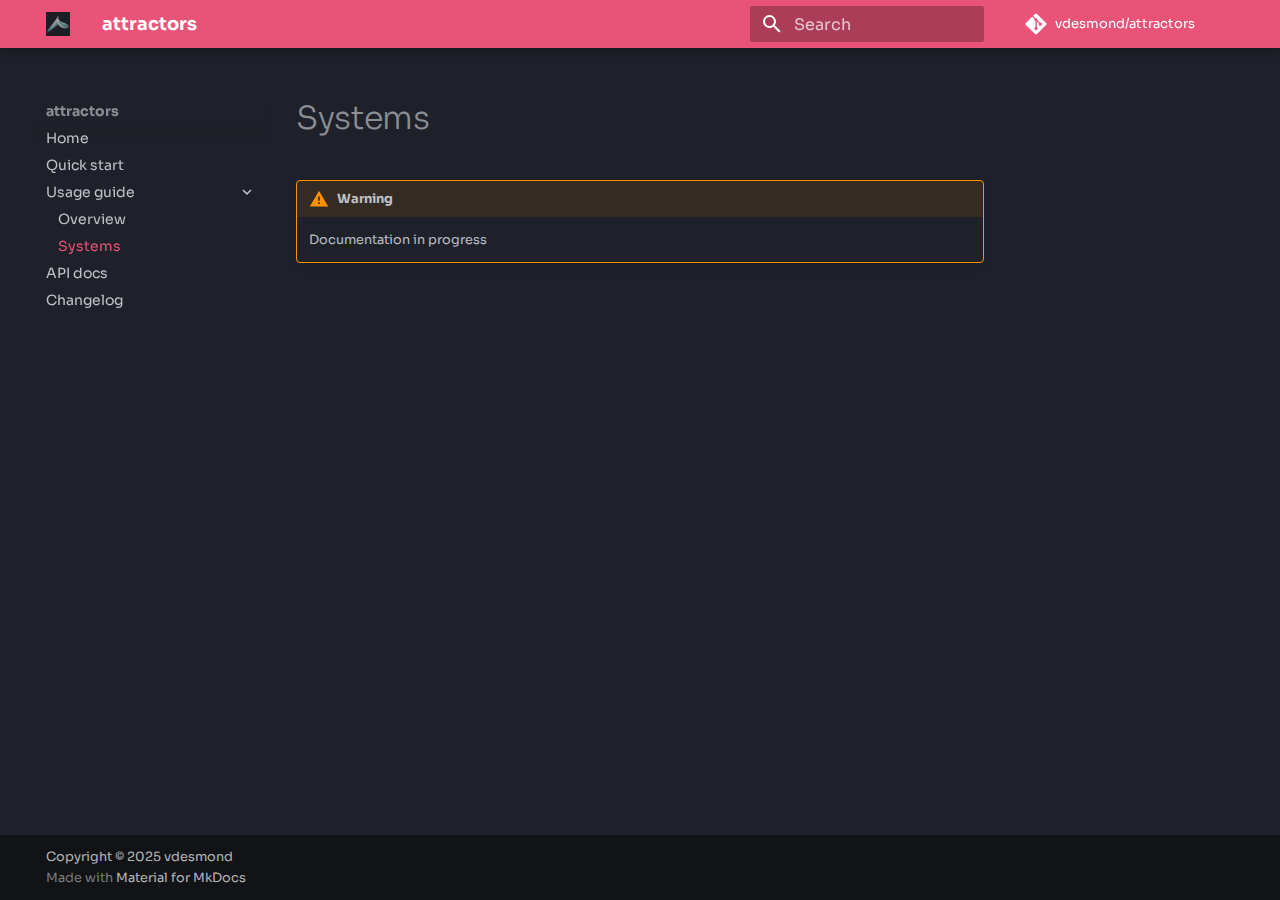
<file: guides/systems/index.html>
<!doctype html>
<html lang="en" class="no-js">
  <head>
    
      <meta charset="utf-8">
      <meta name="viewport" content="width=device-width,initial-scale=1">
      
        <meta name="description" content="A package for simulation and visualization of strange attractors.">
      
      
        <meta name="author" content="vdesmond">
      
      
        <link rel="canonical" href="https://attractors.vdesmond.com/guides/systems/">
      
      
        <link rel="prev" href="../overview/">
      
      
        <link rel="next" href="../../api/">
      
      
      <link rel="icon" href="../../assets/favicon.ico">
      <meta name="generator" content="mkdocs-1.6.1, mkdocs-material-9.5.50">
    
    
      
        <title>Systems - attractors</title>
      
    
    
      <link rel="stylesheet" href="../../assets/stylesheets/main.a40c8224.min.css">
      
        
        <link rel="stylesheet" href="../../assets/stylesheets/palette.06af60db.min.css">
      
      


    
    
      
    
    
      
        
        
        <link rel="preconnect" href="https://fonts.gstatic.com" crossorigin>
        <link rel="stylesheet" href="https://fonts.googleapis.com/css?family=Sora:300,300i,400,400i,700,700i%7CRoboto+Mono:400,400i,700,700i&display=fallback">
        <style>:root{--md-text-font:"Sora";--md-code-font:"Roboto Mono"}</style>
      
    
    
      <link rel="stylesheet" href="../../assets/_mkdocstrings.css">
    
      <link rel="stylesheet" href="../../stylesheets/extra.css">
    
    <script>__md_scope=new URL("../..",location),__md_hash=e=>[...e].reduce(((e,_)=>(e<<5)-e+_.charCodeAt(0)),0),__md_get=(e,_=localStorage,t=__md_scope)=>JSON.parse(_.getItem(t.pathname+"."+e)),__md_set=(e,_,t=localStorage,a=__md_scope)=>{try{t.setItem(a.pathname+"."+e,JSON.stringify(_))}catch(e){}}</script>
    
      

    
    
    
  </head>
  
  
    
    
    
    
    
    <body dir="ltr" data-md-color-scheme="slate" data-md-color-primary="custom" data-md-color-accent="custom">
  
    
    <input class="md-toggle" data-md-toggle="drawer" type="checkbox" id="__drawer" autocomplete="off">
    <input class="md-toggle" data-md-toggle="search" type="checkbox" id="__search" autocomplete="off">
    <label class="md-overlay" for="__drawer"></label>
    <div data-md-component="skip">
      
    </div>
    <div data-md-component="announce">
      
    </div>
    
    
      

  

<header class="md-header md-header--shadow" data-md-component="header">
  <nav class="md-header__inner md-grid" aria-label="Header">
    <a href="../.." title="attractors" class="md-header__button md-logo" aria-label="attractors" data-md-component="logo">
      
  <img src="../../assets/logo.png" alt="logo">

    </a>
    <label class="md-header__button md-icon" for="__drawer">
      
      <svg xmlns="http://www.w3.org/2000/svg" viewBox="0 0 24 24"><path d="M3 6h18v2H3zm0 5h18v2H3zm0 5h18v2H3z"/></svg>
    </label>
    <div class="md-header__title" data-md-component="header-title">
      <div class="md-header__ellipsis">
        <div class="md-header__topic">
          <span class="md-ellipsis">
            attractors
          </span>
        </div>
        <div class="md-header__topic" data-md-component="header-topic">
          <span class="md-ellipsis">
            
              Systems
            
          </span>
        </div>
      </div>
    </div>
    
      
    
    
    
    
      <label class="md-header__button md-icon" for="__search">
        
        <svg xmlns="http://www.w3.org/2000/svg" viewBox="0 0 24 24"><path d="M9.5 3A6.5 6.5 0 0 1 16 9.5c0 1.61-.59 3.09-1.56 4.23l.27.27h.79l5 5-1.5 1.5-5-5v-.79l-.27-.27A6.52 6.52 0 0 1 9.5 16 6.5 6.5 0 0 1 3 9.5 6.5 6.5 0 0 1 9.5 3m0 2C7 5 5 7 5 9.5S7 14 9.5 14 14 12 14 9.5 12 5 9.5 5"/></svg>
      </label>
      <div class="md-search" data-md-component="search" role="dialog">
  <label class="md-search__overlay" for="__search"></label>
  <div class="md-search__inner" role="search">
    <form class="md-search__form" name="search">
      <input type="text" class="md-search__input" name="query" aria-label="Search" placeholder="Search" autocapitalize="off" autocorrect="off" autocomplete="off" spellcheck="false" data-md-component="search-query" required>
      <label class="md-search__icon md-icon" for="__search">
        
        <svg xmlns="http://www.w3.org/2000/svg" viewBox="0 0 24 24"><path d="M9.5 3A6.5 6.5 0 0 1 16 9.5c0 1.61-.59 3.09-1.56 4.23l.27.27h.79l5 5-1.5 1.5-5-5v-.79l-.27-.27A6.52 6.52 0 0 1 9.5 16 6.5 6.5 0 0 1 3 9.5 6.5 6.5 0 0 1 9.5 3m0 2C7 5 5 7 5 9.5S7 14 9.5 14 14 12 14 9.5 12 5 9.5 5"/></svg>
        
        <svg xmlns="http://www.w3.org/2000/svg" viewBox="0 0 24 24"><path d="M20 11v2H8l5.5 5.5-1.42 1.42L4.16 12l7.92-7.92L13.5 5.5 8 11z"/></svg>
      </label>
      <nav class="md-search__options" aria-label="Search">
        
        <button type="reset" class="md-search__icon md-icon" title="Clear" aria-label="Clear" tabindex="-1">
          
          <svg xmlns="http://www.w3.org/2000/svg" viewBox="0 0 24 24"><path d="M19 6.41 17.59 5 12 10.59 6.41 5 5 6.41 10.59 12 5 17.59 6.41 19 12 13.41 17.59 19 19 17.59 13.41 12z"/></svg>
        </button>
      </nav>
      
    </form>
    <div class="md-search__output">
      <div class="md-search__scrollwrap" tabindex="0" data-md-scrollfix>
        <div class="md-search-result" data-md-component="search-result">
          <div class="md-search-result__meta">
            Initializing search
          </div>
          <ol class="md-search-result__list" role="presentation"></ol>
        </div>
      </div>
    </div>
  </div>
</div>
    
    
      <div class="md-header__source">
        <a href="https://github.com/vdesmond/attractors" title="Go to repository" class="md-source" data-md-component="source">
  <div class="md-source__icon md-icon">
    
    <svg xmlns="http://www.w3.org/2000/svg" viewBox="0 0 448 512"><!--! Font Awesome Free 6.7.2 by @fontawesome - https://fontawesome.com License - https://fontawesome.com/license/free (Icons: CC BY 4.0, Fonts: SIL OFL 1.1, Code: MIT License) Copyright 2024 Fonticons, Inc.--><path d="M439.55 236.05 244 40.45a28.87 28.87 0 0 0-40.81 0l-40.66 40.63 51.52 51.52c27.06-9.14 52.68 16.77 43.39 43.68l49.66 49.66c34.23-11.8 61.18 31 35.47 56.69-26.49 26.49-70.21-2.87-56-37.34L240.22 199v121.85c25.3 12.54 22.26 41.85 9.08 55a34.34 34.34 0 0 1-48.55 0c-17.57-17.6-11.07-46.91 11.25-56v-123c-20.8-8.51-24.6-30.74-18.64-45L142.57 101 8.45 235.14a28.86 28.86 0 0 0 0 40.81l195.61 195.6a28.86 28.86 0 0 0 40.8 0l194.69-194.69a28.86 28.86 0 0 0 0-40.81"/></svg>
  </div>
  <div class="md-source__repository">
    vdesmond/attractors
  </div>
</a>
      </div>
    
  </nav>
  
</header>
    
    <div class="md-container" data-md-component="container">
      
      
        
          
        
      
      <main class="md-main" data-md-component="main">
        <div class="md-main__inner md-grid">
          
            
              
              <div class="md-sidebar md-sidebar--primary" data-md-component="sidebar" data-md-type="navigation" >
                <div class="md-sidebar__scrollwrap">
                  <div class="md-sidebar__inner">
                    



<nav class="md-nav md-nav--primary" aria-label="Navigation" data-md-level="0">
  <label class="md-nav__title" for="__drawer">
    <a href="../.." title="attractors" class="md-nav__button md-logo" aria-label="attractors" data-md-component="logo">
      
  <img src="../../assets/logo.png" alt="logo">

    </a>
    attractors
  </label>
  
    <div class="md-nav__source">
      <a href="https://github.com/vdesmond/attractors" title="Go to repository" class="md-source" data-md-component="source">
  <div class="md-source__icon md-icon">
    
    <svg xmlns="http://www.w3.org/2000/svg" viewBox="0 0 448 512"><!--! Font Awesome Free 6.7.2 by @fontawesome - https://fontawesome.com License - https://fontawesome.com/license/free (Icons: CC BY 4.0, Fonts: SIL OFL 1.1, Code: MIT License) Copyright 2024 Fonticons, Inc.--><path d="M439.55 236.05 244 40.45a28.87 28.87 0 0 0-40.81 0l-40.66 40.63 51.52 51.52c27.06-9.14 52.68 16.77 43.39 43.68l49.66 49.66c34.23-11.8 61.18 31 35.47 56.69-26.49 26.49-70.21-2.87-56-37.34L240.22 199v121.85c25.3 12.54 22.26 41.85 9.08 55a34.34 34.34 0 0 1-48.55 0c-17.57-17.6-11.07-46.91 11.25-56v-123c-20.8-8.51-24.6-30.74-18.64-45L142.57 101 8.45 235.14a28.86 28.86 0 0 0 0 40.81l195.61 195.6a28.86 28.86 0 0 0 40.8 0l194.69-194.69a28.86 28.86 0 0 0 0-40.81"/></svg>
  </div>
  <div class="md-source__repository">
    vdesmond/attractors
  </div>
</a>
    </div>
  
  <ul class="md-nav__list" data-md-scrollfix>
    
      
      
  
  
  
  
    <li class="md-nav__item">
      <a href="../.." class="md-nav__link">
        
  
  <span class="md-ellipsis">
    Home
  </span>
  

      </a>
    </li>
  

    
      
      
  
  
  
  
    <li class="md-nav__item">
      <a href="../../quickstart/" class="md-nav__link">
        
  
  <span class="md-ellipsis">
    Quick start
  </span>
  

      </a>
    </li>
  

    
      
      
  
  
    
  
  
  
    
    
    
    
    <li class="md-nav__item md-nav__item--active md-nav__item--nested">
      
        
        
        <input class="md-nav__toggle md-toggle " type="checkbox" id="__nav_3" checked>
        
          
          <label class="md-nav__link" for="__nav_3" id="__nav_3_label" tabindex="0">
            
  
  <span class="md-ellipsis">
    Usage guide
  </span>
  

            <span class="md-nav__icon md-icon"></span>
          </label>
        
        <nav class="md-nav" data-md-level="1" aria-labelledby="__nav_3_label" aria-expanded="true">
          <label class="md-nav__title" for="__nav_3">
            <span class="md-nav__icon md-icon"></span>
            Usage guide
          </label>
          <ul class="md-nav__list" data-md-scrollfix>
            
              
                
  
  
  
  
    <li class="md-nav__item">
      <a href="../overview/" class="md-nav__link">
        
  
  <span class="md-ellipsis">
    Overview
  </span>
  

      </a>
    </li>
  

              
            
              
                
  
  
    
  
  
  
    <li class="md-nav__item md-nav__item--active">
      
      <input class="md-nav__toggle md-toggle" type="checkbox" id="__toc">
      
      
      
      <a href="./" class="md-nav__link md-nav__link--active">
        
  
  <span class="md-ellipsis">
    Systems
  </span>
  

      </a>
      
    </li>
  

              
            
          </ul>
        </nav>
      
    </li>
  

    
      
      
  
  
  
  
    <li class="md-nav__item">
      <a href="../../api/" class="md-nav__link">
        
  
  <span class="md-ellipsis">
    API docs
  </span>
  

      </a>
    </li>
  

    
      
      
  
  
  
  
    <li class="md-nav__item">
      <a href="../../changelog/" class="md-nav__link">
        
  
  <span class="md-ellipsis">
    Changelog
  </span>
  

      </a>
    </li>
  

    
  </ul>
</nav>
                  </div>
                </div>
              </div>
            
            
              
              <div class="md-sidebar md-sidebar--secondary" data-md-component="sidebar" data-md-type="toc" >
                <div class="md-sidebar__scrollwrap">
                  <div class="md-sidebar__inner">
                    

<nav class="md-nav md-nav--secondary" aria-label="Table of contents">
  
  
  
  
</nav>
                  </div>
                </div>
              </div>
            
          
          
            <div class="md-content" data-md-component="content">
              <article class="md-content__inner md-typeset">
                
                  

  
  


  <h1>Systems</h1>

<div class="admonition warning">
<p class="admonition-title">Warning</p>
<p>Documentation in progress</p>
</div>












                
              </article>
            </div>
          
          
<script>var target=document.getElementById(location.hash.slice(1));target&&target.name&&(target.checked=target.name.startsWith("__tabbed_"))</script>
        </div>
        
      </main>
      
        <footer class="md-footer">
  
  <div class="md-footer-meta md-typeset">
    <div class="md-footer-meta__inner md-grid">
      <div class="md-copyright">
  
    <div class="md-copyright__highlight">
      Copyright &copy; 2025 vdesmond
    </div>
  
  
    Made with
    <a href="https://squidfunk.github.io/mkdocs-material/" target="_blank" rel="noopener">
      Material for MkDocs
    </a>
  
</div>
      
    </div>
  </div>
</footer>
      
    </div>
    <div class="md-dialog" data-md-component="dialog">
      <div class="md-dialog__inner md-typeset"></div>
    </div>
    
    
    <script id="__config" type="application/json">{"base": "../..", "features": ["navigation.instant"], "search": "../../assets/javascripts/workers/search.f8cc74c7.min.js", "translations": {"clipboard.copied": "Copied to clipboard", "clipboard.copy": "Copy to clipboard", "search.result.more.one": "1 more on this page", "search.result.more.other": "# more on this page", "search.result.none": "No matching documents", "search.result.one": "1 matching document", "search.result.other": "# matching documents", "search.result.placeholder": "Type to start searching", "search.result.term.missing": "Missing", "select.version": "Select version"}}</script>
    
    
      <script src="../../assets/javascripts/bundle.60a45f97.min.js"></script>
      
    
  </body>
</html>
</file>
<file: assets/_mkdocstrings.css>
/* Avoid breaking parameter names, etc. in table cells. */
.doc-contents td code {
  word-break: normal !important;
}

/* No line break before first paragraph of descriptions. */
.doc-md-description,
.doc-md-description>p:first-child {
  display: inline;
}

/* Max width for docstring sections tables. */
.doc .md-typeset__table,
.doc .md-typeset__table table {
  display: table !important;
  width: 100%;
}

.doc .md-typeset__table tr {
  display: table-row;
}

/* Defaults in Spacy table style. */
.doc-param-default {
  float: right;
}

/* Parameter headings must be inline, not blocks. */
.doc-heading-parameter {
  display: inline;
}

/* Prefer space on the right, not the left of parameter permalinks. */
.doc-heading-parameter .headerlink {
  margin-left: 0 !important;
  margin-right: 0.2rem;
}

/* Backward-compatibility: docstring section titles in bold. */
.doc-section-title {
  font-weight: bold;
}

/* Symbols in Navigation and ToC. */
:root, :host,
[data-md-color-scheme="default"] {
  --doc-symbol-parameter-fg-color: #df50af;
  --doc-symbol-attribute-fg-color: #953800;
  --doc-symbol-function-fg-color: #8250df;
  --doc-symbol-method-fg-color: #8250df;
  --doc-symbol-class-fg-color: #0550ae;
  --doc-symbol-module-fg-color: #5cad0f;

  --doc-symbol-parameter-bg-color: #df50af1a;
  --doc-symbol-attribute-bg-color: #9538001a;
  --doc-symbol-function-bg-color: #8250df1a;
  --doc-symbol-method-bg-color: #8250df1a;
  --doc-symbol-class-bg-color: #0550ae1a;
  --doc-symbol-module-bg-color: #5cad0f1a;
}

[data-md-color-scheme="slate"] {
  --doc-symbol-parameter-fg-color: #ffa8cc;
  --doc-symbol-attribute-fg-color: #ffa657;
  --doc-symbol-function-fg-color: #d2a8ff;
  --doc-symbol-method-fg-color: #d2a8ff;
  --doc-symbol-class-fg-color: #79c0ff;
  --doc-symbol-module-fg-color: #baff79;

  --doc-symbol-parameter-bg-color: #ffa8cc1a;
  --doc-symbol-attribute-bg-color: #ffa6571a;
  --doc-symbol-function-bg-color: #d2a8ff1a;
  --doc-symbol-method-bg-color: #d2a8ff1a;
  --doc-symbol-class-bg-color: #79c0ff1a;
  --doc-symbol-module-bg-color: #baff791a;
}

code.doc-symbol {
  border-radius: .1rem;
  font-size: .85em;
  padding: 0 .3em;
  font-weight: bold;
}

code.doc-symbol-parameter {
  color: var(--doc-symbol-parameter-fg-color);
  background-color: var(--doc-symbol-parameter-bg-color);
}

code.doc-symbol-parameter::after {
  content: "param";
}

code.doc-symbol-attribute {
  color: var(--doc-symbol-attribute-fg-color);
  background-color: var(--doc-symbol-attribute-bg-color);
}

code.doc-symbol-attribute::after {
  content: "attr";
}

code.doc-symbol-function {
  color: var(--doc-symbol-function-fg-color);
  background-color: var(--doc-symbol-function-bg-color);
}

code.doc-symbol-function::after {
  content: "func";
}

code.doc-symbol-method {
  color: var(--doc-symbol-method-fg-color);
  background-color: var(--doc-symbol-method-bg-color);
}

code.doc-symbol-method::after {
  content: "meth";
}

code.doc-symbol-class {
  color: var(--doc-symbol-class-fg-color);
  background-color: var(--doc-symbol-class-bg-color);
}

code.doc-symbol-class::after {
  content: "class";
}

code.doc-symbol-module {
  color: var(--doc-symbol-module-fg-color);
  background-color: var(--doc-symbol-module-bg-color);
}

code.doc-symbol-module::after {
  content: "mod";
}

.doc-signature .autorefs {
  color: inherit;
  border-bottom: 1px dotted currentcolor;
}
</file>
<file: stylesheets/extra.css>
:root {
    --md-primary-fg-color: #e95378;
    --md-primary-fg-color--light: #EC6B8D;
    --md-accent-fg-color: #25B0BC;
    --md-default-bg-color: #1C1E26;
    --md-default-fg-color: #ffffff;
    --md-default-fg-color--light: rgba(255, 255, 255, 0.87);

    /* Code colors */
    --md-code-fg-color: #e95378;
    --md-code-bg-color: rgba(255, 255, 255, 0.05);
    --md-code-hl-color: #27D797;
    --md-code-hl-number-color: #FAB795;
    --md-code-hl-special-color: #25B0BC;
    --md-code-hl-function-color: #B877DB;
    --md-code-hl-keyword-color: #21BFC2;
    --md-code-hl-string-color: #27D797;
}
</file>
<file: assets/stylesheets/main.a40c8224.min.css>
@charset "UTF-8";html{-webkit-text-size-adjust:none;-moz-text-size-adjust:none;text-size-adjust:none;box-sizing:border-box}*,:after,:before{box-sizing:inherit}@media (prefers-reduced-motion){*,:after,:before{transition:none!important}}body{margin:0}a,button,input,label{-webkit-tap-highlight-color:transparent}a{color:inherit;text-decoration:none}hr{border:0;box-sizing:initial;display:block;height:.05rem;overflow:visible;padding:0}small{font-size:80%}sub,sup{line-height:1em}img{border-style:none}table{border-collapse:initial;border-spacing:0}td,th{font-weight:400;vertical-align:top}button{background:#0000;border:0;font-family:inherit;font-size:inherit;margin:0;padding:0}input{border:0;outline:none}:root{--md-primary-fg-color:#4051b5;--md-primary-fg-color--light:#5d6cc0;--md-primary-fg-color--dark:#303fa1;--md-primary-bg-color:#fff;--md-primary-bg-color--light:#ffffffb3;--md-accent-fg-color:#526cfe;--md-accent-fg-color--transparent:#526cfe1a;--md-accent-bg-color:#fff;--md-accent-bg-color--light:#ffffffb3}[data-md-color-scheme=default]{color-scheme:light}[data-md-color-scheme=default] img[src$="#gh-dark-mode-only"],[data-md-color-scheme=default] img[src$="#only-dark"]{display:none}:root,[data-md-color-scheme=default]{--md-hue:225deg;--md-default-fg-color:#000000de;--md-default-fg-color--light:#0000008a;--md-default-fg-color--lighter:#00000052;--md-default-fg-color--lightest:#00000012;--md-default-bg-color:#fff;--md-default-bg-color--light:#ffffffb3;--md-default-bg-color--lighter:#ffffff4d;--md-default-bg-color--lightest:#ffffff1f;--md-code-fg-color:#36464e;--md-code-bg-color:#f5f5f5;--md-code-hl-color:#4287ff;--md-code-hl-color--light:#4287ff1a;--md-code-hl-number-color:#d52a2a;--md-code-hl-special-color:#db1457;--md-code-hl-function-color:#a846b9;--md-code-hl-constant-color:#6e59d9;--md-code-hl-keyword-color:#3f6ec6;--md-code-hl-string-color:#1c7d4d;--md-code-hl-name-color:var(--md-code-fg-color);--md-code-hl-operator-color:var(--md-default-fg-color--light);--md-code-hl-punctuation-color:var(--md-default-fg-color--light);--md-code-hl-comment-color:var(--md-default-fg-color--light);--md-code-hl-generic-color:var(--md-default-fg-color--light);--md-code-hl-variable-color:var(--md-default-fg-color--light);--md-typeset-color:var(--md-default-fg-color);--md-typeset-a-color:var(--md-primary-fg-color);--md-typeset-del-color:#f5503d26;--md-typeset-ins-color:#0bd57026;--md-typeset-kbd-color:#fafafa;--md-typeset-kbd-accent-color:#fff;--md-typeset-kbd-border-color:#b8b8b8;--md-typeset-mark-color:#ffff0080;--md-typeset-table-color:#0000001f;--md-typeset-table-color--light:rgba(0,0,0,.035);--md-admonition-fg-color:var(--md-default-fg-color);--md-admonition-bg-color:var(--md-default-bg-color);--md-warning-fg-color:#000000de;--md-warning-bg-color:#ff9;--md-footer-fg-color:#fff;--md-footer-fg-color--light:#ffffffb3;--md-footer-fg-color--lighter:#ffffff73;--md-footer-bg-color:#000000de;--md-footer-bg-color--dark:#00000052;--md-shadow-z1:0 0.2rem 0.5rem #0000000d,0 0 0.05rem #0000001a;--md-shadow-z2:0 0.2rem 0.5rem #0000001a,0 0 0.05rem #00000040;--md-shadow-z3:0 0.2rem 0.5rem #0003,0 0 0.05rem #00000059}.md-icon svg{fill:currentcolor;display:block;height:1.2rem;width:1.2rem}body{-webkit-font-smoothing:antialiased;-moz-osx-font-smoothing:grayscale;--md-text-font-family:var(--md-text-font,_),-apple-system,BlinkMacSystemFont,Helvetica,Arial,sans-serif;--md-code-font-family:var(--md-code-font,_),SFMono-Regular,Consolas,Menlo,monospace}aside,body,input{font-feature-settings:"kern","liga";color:var(--md-typeset-color);font-family:var(--md-text-font-family)}code,kbd,pre{font-feature-settings:"kern";font-family:var(--md-code-font-family)}:root{--md-typeset-table-sort-icon:url('data:image/svg+xml;charset=utf-8,<svg xmlns="http://www.w3.org/2000/svg" viewBox="0 0 24 24"><path d="m18 21-4-4h3V7h-3l4-4 4 4h-3v10h3M2 19v-2h10v2M2 13v-2h7v2M2 7V5h4v2z"/></svg>');--md-typeset-table-sort-icon--asc:url('data:image/svg+xml;charset=utf-8,<svg xmlns="http://www.w3.org/2000/svg" viewBox="0 0 24 24"><path d="M19 17h3l-4 4-4-4h3V3h2M2 17h10v2H2M6 5v2H2V5m0 6h7v2H2z"/></svg>');--md-typeset-table-sort-icon--desc:url('data:image/svg+xml;charset=utf-8,<svg xmlns="http://www.w3.org/2000/svg" viewBox="0 0 24 24"><path d="M19 7h3l-4-4-4 4h3v14h2M2 17h10v2H2M6 5v2H2V5m0 6h7v2H2z"/></svg>')}.md-typeset{-webkit-print-color-adjust:exact;color-adjust:exact;font-size:.8rem;line-height:1.6}@media print{.md-typeset{font-size:.68rem}}.md-typeset blockquote,.md-typeset dl,.md-typeset figure,.md-typeset ol,.md-typeset pre,.md-typeset ul{margin-bottom:1em;margin-top:1em}.md-typeset h1{color:var(--md-default-fg-color--light);font-size:2em;line-height:1.3;margin:0 0 1.25em}.md-typeset h1,.md-typeset h2{font-weight:300;letter-spacing:-.01em}.md-typeset h2{font-size:1.5625em;line-height:1.4;margin:1.6em 0 .64em}.md-typeset h3{font-size:1.25em;font-weight:400;letter-spacing:-.01em;line-height:1.5;margin:1.6em 0 .8em}.md-typeset h2+h3{margin-top:.8em}.md-typeset h4{font-weight:700;letter-spacing:-.01em;margin:1em 0}.md-typeset h5,.md-typeset h6{color:var(--md-default-fg-color--light);font-size:.8em;font-weight:700;letter-spacing:-.01em;margin:1.25em 0}.md-typeset h5{text-transform:uppercase}.md-typeset h5 code{text-transform:none}.md-typeset hr{border-bottom:.05rem solid var(--md-default-fg-color--lightest);display:flow-root;margin:1.5em 0}.md-typeset a{color:var(--md-typeset-a-color);word-break:break-word}.md-typeset a,.md-typeset a:before{transition:color 125ms}.md-typeset a:focus,.md-typeset a:hover{color:var(--md-accent-fg-color)}.md-typeset a:focus code,.md-typeset a:hover code{background-color:var(--md-accent-fg-color--transparent)}.md-typeset a code{color:currentcolor;transition:background-color 125ms}.md-typeset a.focus-visible{outline-color:var(--md-accent-fg-color);outline-offset:.2rem}.md-typeset code,.md-typeset kbd,.md-typeset pre{color:var(--md-code-fg-color);direction:ltr;font-variant-ligatures:none}@media print{.md-typeset code,.md-typeset kbd,.md-typeset pre{white-space:pre-wrap}}.md-typeset code{background-color:var(--md-code-bg-color);border-radius:.1rem;-webkit-box-decoration-break:clone;box-decoration-break:clone;font-size:.85em;padding:0 .2941176471em;word-break:break-word}.md-typeset code:not(.focus-visible){-webkit-tap-highlight-color:transparent;outline:none}.md-typeset pre{display:flow-root;line-height:1.4;position:relative}.md-typeset pre>code{-webkit-box-decoration-break:slice;box-decoration-break:slice;box-shadow:none;display:block;margin:0;outline-color:var(--md-accent-fg-color);overflow:auto;padding:.7720588235em 1.1764705882em;scrollbar-color:var(--md-default-fg-color--lighter) #0000;scrollbar-width:thin;touch-action:auto;word-break:normal}.md-typeset pre>code:hover{scrollbar-color:var(--md-accent-fg-color) #0000}.md-typeset pre>code::-webkit-scrollbar{height:.2rem;width:.2rem}.md-typeset pre>code::-webkit-scrollbar-thumb{background-color:var(--md-default-fg-color--lighter)}.md-typeset pre>code::-webkit-scrollbar-thumb:hover{background-color:var(--md-accent-fg-color)}.md-typeset kbd{background-color:var(--md-typeset-kbd-color);border-radius:.1rem;box-shadow:0 .1rem 0 .05rem var(--md-typeset-kbd-border-color),0 .1rem 0 var(--md-typeset-kbd-border-color),0 -.1rem .2rem var(--md-typeset-kbd-accent-color) inset;color:var(--md-default-fg-color);display:inline-block;font-size:.75em;padding:0 .6666666667em;vertical-align:text-top;word-break:break-word}.md-typeset mark{background-color:var(--md-typeset-mark-color);-webkit-box-decoration-break:clone;box-decoration-break:clone;color:inherit;word-break:break-word}.md-typeset abbr{border-bottom:.05rem dotted var(--md-default-fg-color--light);cursor:help;text-decoration:none}.md-typeset small{opacity:.75}[dir=ltr] .md-typeset sub,[dir=ltr] .md-typeset sup{margin-left:.078125em}[dir=rtl] .md-typeset sub,[dir=rtl] .md-typeset sup{margin-right:.078125em}[dir=ltr] .md-typeset blockquote{padding-left:.6rem}[dir=rtl] .md-typeset blockquote{padding-right:.6rem}[dir=ltr] .md-typeset blockquote{border-left:.2rem solid var(--md-default-fg-color--lighter)}[dir=rtl] .md-typeset blockquote{border-right:.2rem solid var(--md-default-fg-color--lighter)}.md-typeset blockquote{color:var(--md-default-fg-color--light);margin-left:0;margin-right:0}.md-typeset ul{list-style-type:disc}.md-typeset ul[type]{list-style-type:revert-layer}[dir=ltr] .md-typeset ol,[dir=ltr] .md-typeset ul{margin-left:.625em}[dir=rtl] .md-typeset ol,[dir=rtl] .md-typeset ul{margin-right:.625em}.md-typeset ol,.md-typeset ul{padding:0}.md-typeset ol:not([hidden]),.md-typeset ul:not([hidden]){display:flow-root}.md-typeset ol ol,.md-typeset ul ol{list-style-type:lower-alpha}.md-typeset ol ol ol,.md-typeset ul ol ol{list-style-type:lower-roman}.md-typeset ol ol ol ol,.md-typeset ul ol ol ol{list-style-type:upper-alpha}.md-typeset ol ol ol ol ol,.md-typeset ul ol ol ol ol{list-style-type:upper-roman}.md-typeset ol[type],.md-typeset ul[type]{list-style-type:revert-layer}[dir=ltr] .md-typeset ol li,[dir=ltr] .md-typeset ul li{margin-left:1.25em}[dir=rtl] .md-typeset ol li,[dir=rtl] .md-typeset ul li{margin-right:1.25em}.md-typeset ol li,.md-typeset ul li{margin-bottom:.5em}.md-typeset ol li blockquote,.md-typeset ol li p,.md-typeset ul li blockquote,.md-typeset ul li p{margin:.5em 0}.md-typeset ol li:last-child,.md-typeset ul li:last-child{margin-bottom:0}[dir=ltr] .md-typeset ol li ol,[dir=ltr] .md-typeset ol li ul,[dir=ltr] .md-typeset ul li ol,[dir=ltr] .md-typeset ul li ul{margin-left:.625em}[dir=rtl] .md-typeset ol li ol,[dir=rtl] .md-typeset ol li ul,[dir=rtl] .md-typeset ul li ol,[dir=rtl] .md-typeset ul li ul{margin-right:.625em}.md-typeset ol li ol,.md-typeset ol li ul,.md-typeset ul li ol,.md-typeset ul li ul{margin-bottom:.5em;margin-top:.5em}[dir=ltr] .md-typeset dd{margin-left:1.875em}[dir=rtl] .md-typeset dd{margin-right:1.875em}.md-typeset dd{margin-bottom:1.5em;margin-top:1em}.md-typeset img,.md-typeset svg,.md-typeset video{height:auto;max-width:100%}.md-typeset img[align=left]{margin:1em 1em 1em 0}.md-typeset img[align=right]{margin:1em 0 1em 1em}.md-typeset img[align]:only-child{margin-top:0}.md-typeset figure{display:flow-root;margin:1em auto;max-width:100%;text-align:center;width:-moz-fit-content;width:fit-content}.md-typeset figure img{display:block;margin:0 auto}.md-typeset figcaption{font-style:italic;margin:1em auto;max-width:24rem}.md-typeset iframe{max-width:100%}.md-typeset table:not([class]){background-color:var(--md-default-bg-color);border:.05rem solid var(--md-typeset-table-color);border-radius:.1rem;display:inline-block;font-size:.64rem;max-width:100%;overflow:auto;touch-action:auto}@media print{.md-typeset table:not([class]){display:table}}.md-typeset table:not([class])+*{margin-top:1.5em}.md-typeset table:not([class]) td>:first-child,.md-typeset table:not([class]) th>:first-child{margin-top:0}.md-typeset table:not([class]) td>:last-child,.md-typeset table:not([class]) th>:last-child{margin-bottom:0}.md-typeset table:not([class]) td:not([align]),.md-typeset table:not([class]) th:not([align]){text-align:left}[dir=rtl] .md-typeset table:not([class]) td:not([align]),[dir=rtl] .md-typeset table:not([class]) th:not([align]){text-align:right}.md-typeset table:not([class]) th{font-weight:700;min-width:5rem;padding:.9375em 1.25em;vertical-align:top}.md-typeset table:not([class]) td{border-top:.05rem solid var(--md-typeset-table-color);padding:.9375em 1.25em;vertical-align:top}.md-typeset table:not([class]) tbody tr{transition:background-color 125ms}.md-typeset table:not([class]) tbody tr:hover{background-color:var(--md-typeset-table-color--light);box-shadow:0 .05rem 0 var(--md-default-bg-color) inset}.md-typeset table:not([class]) a{word-break:normal}.md-typeset table th[role=columnheader]{cursor:pointer}[dir=ltr] .md-typeset table th[role=columnheader]:after{margin-left:.5em}[dir=rtl] .md-typeset table th[role=columnheader]:after{margin-right:.5em}.md-typeset table th[role=columnheader]:after{content:"";display:inline-block;height:1.2em;-webkit-mask-image:var(--md-typeset-table-sort-icon);mask-image:var(--md-typeset-table-sort-icon);-webkit-mask-repeat:no-repeat;mask-repeat:no-repeat;-webkit-mask-size:contain;mask-size:contain;transition:background-color 125ms;vertical-align:text-bottom;width:1.2em}.md-typeset table th[role=columnheader]:hover:after{background-color:var(--md-default-fg-color--lighter)}.md-typeset table th[role=columnheader][aria-sort=ascending]:after{background-color:var(--md-default-fg-color--light);-webkit-mask-image:var(--md-typeset-table-sort-icon--asc);mask-image:var(--md-typeset-table-sort-icon--asc)}.md-typeset table th[role=columnheader][aria-sort=descending]:after{background-color:var(--md-default-fg-color--light);-webkit-mask-image:var(--md-typeset-table-sort-icon--desc);mask-image:var(--md-typeset-table-sort-icon--desc)}.md-typeset__scrollwrap{margin:1em -.8rem;overflow-x:auto;touch-action:auto}.md-typeset__table{display:inline-block;margin-bottom:.5em;padding:0 .8rem}@media print{.md-typeset__table{display:block}}html .md-typeset__table table{display:table;margin:0;overflow:hidden;width:100%}@media screen and (max-width:44.984375em){.md-content__inner>pre{margin:1em -.8rem}.md-content__inner>pre code{border-radius:0}}.md-typeset .md-author{border-radius:100%;display:block;flex-shrink:0;height:1.6rem;overflow:hidden;position:relative;transition:color 125ms,transform 125ms;width:1.6rem}.md-typeset .md-author img{display:block}.md-typeset .md-author--more{background:var(--md-default-fg-color--lightest);color:var(--md-default-fg-color--lighter);font-size:.6rem;font-weight:700;line-height:1.6rem;text-align:center}.md-typeset .md-author--long{height:2.4rem;width:2.4rem}.md-typeset a.md-author{transform:scale(1)}.md-typeset a.md-author img{border-radius:100%;filter:grayscale(100%) opacity(75%);transition:filter 125ms}.md-typeset a.md-author:focus,.md-typeset a.md-author:hover{transform:scale(1.1);z-index:1}.md-typeset a.md-author:focus img,.md-typeset a.md-author:hover img{filter:grayscale(0)}.md-banner{background-color:var(--md-footer-bg-color);color:var(--md-footer-fg-color);overflow:auto}@media print{.md-banner{display:none}}.md-banner--warning{background-color:var(--md-warning-bg-color);color:var(--md-warning-fg-color)}.md-banner__inner{font-size:.7rem;margin:.6rem auto;padding:0 .8rem}[dir=ltr] .md-banner__button{float:right}[dir=rtl] .md-banner__button{float:left}.md-banner__button{color:inherit;cursor:pointer;transition:opacity .25s}.no-js .md-banner__button{display:none}.md-banner__button:hover{opacity:.7}html{font-size:125%;height:100%;overflow-x:hidden}@media screen and (min-width:100em){html{font-size:137.5%}}@media screen and (min-width:125em){html{font-size:150%}}body{background-color:var(--md-default-bg-color);display:flex;flex-direction:column;font-size:.5rem;min-height:100%;position:relative;width:100%}@media print{body{display:block}}@media screen and (max-width:59.984375em){body[data-md-scrolllock]{position:fixed}}.md-grid{margin-left:auto;margin-right:auto;max-width:61rem}.md-container{display:flex;flex-direction:column;flex-grow:1}@media print{.md-container{display:block}}.md-main{flex-grow:1}.md-main__inner{display:flex;height:100%;margin-top:1.5rem}.md-ellipsis{overflow:hidden;text-overflow:ellipsis}.md-toggle{display:none}.md-option{height:0;opacity:0;position:absolute;width:0}.md-option:checked+label:not([hidden]){display:block}.md-option.focus-visible+label{outline-color:var(--md-accent-fg-color);outline-style:auto}.md-skip{background-color:var(--md-default-fg-color);border-radius:.1rem;color:var(--md-default-bg-color);font-size:.64rem;margin:.5rem;opacity:0;outline-color:var(--md-accent-fg-color);padding:.3rem .5rem;position:fixed;transform:translateY(.4rem);z-index:-1}.md-skip:focus{opacity:1;transform:translateY(0);transition:transform .25s cubic-bezier(.4,0,.2,1),opacity 175ms 75ms;z-index:10}@page{margin:25mm}:root{--md-clipboard-icon:url('data:image/svg+xml;charset=utf-8,<svg xmlns="http://www.w3.org/2000/svg" viewBox="0 0 24 24"><path d="M19 21H8V7h11m0-2H8a2 2 0 0 0-2 2v14a2 2 0 0 0 2 2h11a2 2 0 0 0 2-2V7a2 2 0 0 0-2-2m-3-4H4a2 2 0 0 0-2 2v14h2V3h12z"/></svg>')}.md-clipboard{border-radius:.1rem;color:var(--md-default-fg-color--lightest);cursor:pointer;height:1.5em;outline-color:var(--md-accent-fg-color);outline-offset:.1rem;position:absolute;right:.5em;top:.5em;transition:color .25s;width:1.5em;z-index:1}@media print{.md-clipboard{display:none}}.md-clipboard:not(.focus-visible){-webkit-tap-highlight-color:transparent;outline:none}:hover>.md-clipboard{color:var(--md-default-fg-color--light)}.md-clipboard:focus,.md-clipboard:hover{color:var(--md-accent-fg-color)}.md-clipboard:after{background-color:currentcolor;content:"";display:block;height:1.125em;margin:0 auto;-webkit-mask-image:var(--md-clipboard-icon);mask-image:var(--md-clipboard-icon);-webkit-mask-position:center;mask-position:center;-webkit-mask-repeat:no-repeat;mask-repeat:no-repeat;-webkit-mask-size:contain;mask-size:contain;width:1.125em}.md-clipboard--inline{cursor:pointer}.md-clipboard--inline code{transition:color .25s,background-color .25s}.md-clipboard--inline:focus code,.md-clipboard--inline:hover code{background-color:var(--md-accent-fg-color--transparent);color:var(--md-accent-fg-color)}.md-typeset .md-code__content{display:grid}@keyframes consent{0%{opacity:0;transform:translateY(100%)}to{opacity:1;transform:translateY(0)}}@keyframes overlay{0%{opacity:0}to{opacity:1}}.md-consent__overlay{animation:overlay .25s both;-webkit-backdrop-filter:blur(.1rem);backdrop-filter:blur(.1rem);background-color:#0000008a;height:100%;opacity:1;position:fixed;top:0;width:100%;z-index:5}.md-consent__inner{animation:consent .5s cubic-bezier(.1,.7,.1,1) both;background-color:var(--md-default-bg-color);border:0;border-radius:.1rem;bottom:0;box-shadow:0 0 .2rem #0000001a,0 .2rem .4rem #0003;max-height:100%;overflow:auto;padding:0;position:fixed;width:100%;z-index:5}.md-consent__form{padding:.8rem}.md-consent__settings{display:none;margin:1em 0}input:checked+.md-consent__settings{display:block}.md-consent__controls{margin-bottom:.8rem}.md-typeset .md-consent__controls .md-button{display:inline}@media screen and (max-width:44.984375em){.md-typeset .md-consent__controls .md-button{display:block;margin-top:.4rem;text-align:center;width:100%}}.md-consent label{cursor:pointer}.md-content{flex-grow:1;min-width:0}.md-content__inner{margin:0 .8rem 1.2rem;padding-top:.6rem}@media screen and (min-width:76.25em){[dir=ltr] .md-sidebar--primary:not([hidden])~.md-content>.md-content__inner{margin-left:1.2rem}[dir=ltr] .md-sidebar--secondary:not([hidden])~.md-content>.md-content__inner,[dir=rtl] .md-sidebar--primary:not([hidden])~.md-content>.md-content__inner{margin-right:1.2rem}[dir=rtl] .md-sidebar--secondary:not([hidden])~.md-content>.md-content__inner{margin-left:1.2rem}}.md-content__inner:before{content:"";display:block;height:.4rem}.md-content__inner>:last-child{margin-bottom:0}[dir=ltr] .md-content__button{float:right}[dir=rtl] .md-content__button{float:left}[dir=ltr] .md-content__button{margin-left:.4rem}[dir=rtl] .md-content__button{margin-right:.4rem}.md-content__button{margin:.4rem 0;padding:0}@media print{.md-content__button{display:none}}.md-typeset .md-content__button{color:var(--md-default-fg-color--lighter)}.md-content__button svg{display:inline;vertical-align:top}[dir=rtl] .md-content__button svg{transform:scaleX(-1)}[dir=ltr] .md-dialog{right:.8rem}[dir=rtl] .md-dialog{left:.8rem}.md-dialog{background-color:var(--md-default-fg-color);border-radius:.1rem;bottom:.8rem;box-shadow:var(--md-shadow-z3);min-width:11.1rem;opacity:0;padding:.4rem .6rem;pointer-events:none;position:fixed;transform:translateY(100%);transition:transform 0ms .4s,opacity .4s;z-index:4}@media print{.md-dialog{display:none}}.md-dialog--active{opacity:1;pointer-events:auto;transform:translateY(0);transition:transform .4s cubic-bezier(.075,.85,.175,1),opacity .4s}.md-dialog__inner{color:var(--md-default-bg-color);font-size:.7rem}.md-feedback{margin:2em 0 1em;text-align:center}.md-feedback fieldset{border:none;margin:0;padding:0}.md-feedback__title{font-weight:700;margin:1em auto}.md-feedback__inner{position:relative}.md-feedback__list{display:flex;flex-wrap:wrap;place-content:baseline center;position:relative}.md-feedback__list:hover .md-icon:not(:disabled){color:var(--md-default-fg-color--lighter)}:disabled .md-feedback__list{min-height:1.8rem}.md-feedback__icon{color:var(--md-default-fg-color--light);cursor:pointer;flex-shrink:0;margin:0 .1rem;transition:color 125ms}.md-feedback__icon:not(:disabled).md-icon:hover{color:var(--md-accent-fg-color)}.md-feedback__icon:disabled{color:var(--md-default-fg-color--lightest);pointer-events:none}.md-feedback__note{opacity:0;position:relative;transform:translateY(.4rem);transition:transform .4s cubic-bezier(.1,.7,.1,1),opacity .15s}.md-feedback__note>*{margin:0 auto;max-width:16rem}:disabled .md-feedback__note{opacity:1;transform:translateY(0)}@media print{.md-feedback{display:none}}.md-footer{background-color:var(--md-footer-bg-color);color:var(--md-footer-fg-color)}@media print{.md-footer{display:none}}.md-footer__inner{justify-content:space-between;overflow:auto;padding:.2rem}.md-footer__inner:not([hidden]){display:flex}.md-footer__link{align-items:end;display:flex;flex-grow:0.01;margin-bottom:.4rem;margin-top:1rem;max-width:100%;outline-color:var(--md-accent-fg-color);overflow:hidden;transition:opacity .25s}.md-footer__link:focus,.md-footer__link:hover{opacity:.7}[dir=rtl] .md-footer__link svg{transform:scaleX(-1)}@media screen and (max-width:44.984375em){.md-footer__link--prev{flex-shrink:0}.md-footer__link--prev .md-footer__title{display:none}}[dir=ltr] .md-footer__link--next{margin-left:auto}[dir=rtl] .md-footer__link--next{margin-right:auto}.md-footer__link--next{text-align:right}[dir=rtl] .md-footer__link--next{text-align:left}.md-footer__title{flex-grow:1;font-size:.9rem;margin-bottom:.7rem;max-width:calc(100% - 2.4rem);padding:0 1rem;white-space:nowrap}.md-footer__button{margin:.2rem;padding:.4rem}.md-footer__direction{font-size:.64rem;opacity:.7}.md-footer-meta{background-color:var(--md-footer-bg-color--dark)}.md-footer-meta__inner{display:flex;flex-wrap:wrap;justify-content:space-between;padding:.2rem}html .md-footer-meta.md-typeset a{color:var(--md-footer-fg-color--light)}html .md-footer-meta.md-typeset a:focus,html .md-footer-meta.md-typeset a:hover{color:var(--md-footer-fg-color)}.md-copyright{color:var(--md-footer-fg-color--lighter);font-size:.64rem;margin:auto .6rem;padding:.4rem 0;width:100%}@media screen and (min-width:45em){.md-copyright{width:auto}}.md-copyright__highlight{color:var(--md-footer-fg-color--light)}.md-social{display:inline-flex;gap:.2rem;margin:0 .4rem;padding:.2rem 0 .6rem}@media screen and (min-width:45em){.md-social{padding:.6rem 0}}.md-social__link{display:inline-block;height:1.6rem;text-align:center;width:1.6rem}.md-social__link:before{line-height:1.9}.md-social__link svg{fill:currentcolor;max-height:.8rem;vertical-align:-25%}.md-typeset .md-button{border:.1rem solid;border-radius:.1rem;color:var(--md-primary-fg-color);cursor:pointer;display:inline-block;font-weight:700;padding:.625em 2em;transition:color 125ms,background-color 125ms,border-color 125ms}.md-typeset .md-button--primary{background-color:var(--md-primary-fg-color);border-color:var(--md-primary-fg-color);color:var(--md-primary-bg-color)}.md-typeset .md-button:focus,.md-typeset .md-button:hover{background-color:var(--md-accent-fg-color);border-color:var(--md-accent-fg-color);color:var(--md-accent-bg-color)}[dir=ltr] .md-typeset .md-input{border-top-left-radius:.1rem}[dir=ltr] .md-typeset .md-input,[dir=rtl] .md-typeset .md-input{border-top-right-radius:.1rem}[dir=rtl] .md-typeset .md-input{border-top-left-radius:.1rem}.md-typeset .md-input{border-bottom:.1rem solid var(--md-default-fg-color--lighter);box-shadow:var(--md-shadow-z1);font-size:.8rem;height:1.8rem;padding:0 .6rem;transition:border .25s,box-shadow .25s}.md-typeset .md-input:focus,.md-typeset .md-input:hover{border-bottom-color:var(--md-accent-fg-color);box-shadow:var(--md-shadow-z2)}.md-typeset .md-input--stretch{width:100%}.md-header{background-color:var(--md-primary-fg-color);box-shadow:0 0 .2rem #0000,0 .2rem .4rem #0000;color:var(--md-primary-bg-color);display:block;left:0;position:sticky;right:0;top:0;z-index:4}@media print{.md-header{display:none}}.md-header[hidden]{transform:translateY(-100%);transition:transform .25s cubic-bezier(.8,0,.6,1),box-shadow .25s}.md-header--shadow{box-shadow:0 0 .2rem #0000001a,0 .2rem .4rem #0003;transition:transform .25s cubic-bezier(.1,.7,.1,1),box-shadow .25s}.md-header__inner{align-items:center;display:flex;padding:0 .2rem}.md-header__button{color:currentcolor;cursor:pointer;margin:.2rem;outline-color:var(--md-accent-fg-color);padding:.4rem;position:relative;transition:opacity .25s;vertical-align:middle;z-index:1}.md-header__button:hover{opacity:.7}.md-header__button:not([hidden]){display:inline-block}.md-header__button:not(.focus-visible){-webkit-tap-highlight-color:transparent;outline:none}.md-header__button.md-logo{margin:.2rem;padding:.4rem}@media screen and (max-width:76.234375em){.md-header__button.md-logo{display:none}}.md-header__button.md-logo img,.md-header__button.md-logo svg{fill:currentcolor;display:block;height:1.2rem;width:auto}@media screen and (min-width:60em){.md-header__button[for=__search]{display:none}}.no-js .md-header__button[for=__search]{display:none}[dir=rtl] .md-header__button[for=__search] svg{transform:scaleX(-1)}@media screen and (min-width:76.25em){.md-header__button[for=__drawer]{display:none}}.md-header__topic{display:flex;max-width:100%;position:absolute;transition:transform .4s cubic-bezier(.1,.7,.1,1),opacity .15s;white-space:nowrap}.md-header__topic+.md-header__topic{opacity:0;pointer-events:none;transform:translateX(1.25rem);transition:transform .4s cubic-bezier(1,.7,.1,.1),opacity .15s;z-index:-1}[dir=rtl] .md-header__topic+.md-header__topic{transform:translateX(-1.25rem)}.md-header__topic:first-child{font-weight:700}[dir=ltr] .md-header__title{margin-left:1rem;margin-right:.4rem}[dir=rtl] .md-header__title{margin-left:.4rem;margin-right:1rem}.md-header__title{flex-grow:1;font-size:.9rem;height:2.4rem;line-height:2.4rem}.md-header__title--active .md-header__topic{opacity:0;pointer-events:none;transform:translateX(-1.25rem);transition:transform .4s cubic-bezier(1,.7,.1,.1),opacity .15s;z-index:-1}[dir=rtl] .md-header__title--active .md-header__topic{transform:translateX(1.25rem)}.md-header__title--active .md-header__topic+.md-header__topic{opacity:1;pointer-events:auto;transform:translateX(0);transition:transform .4s cubic-bezier(.1,.7,.1,1),opacity .15s;z-index:0}.md-header__title>.md-header__ellipsis{height:100%;position:relative;width:100%}.md-header__option{display:flex;flex-shrink:0;max-width:100%;transition:max-width 0ms .25s,opacity .25s .25s;white-space:nowrap}[data-md-toggle=search]:checked~.md-header .md-header__option{max-width:0;opacity:0;transition:max-width 0ms,opacity 0ms}.md-header__option>input{bottom:0}.md-header__source{display:none}@media screen and (min-width:60em){[dir=ltr] .md-header__source{margin-left:1rem}[dir=rtl] .md-header__source{margin-right:1rem}.md-header__source{display:block;max-width:11.7rem;width:11.7rem}}@media screen and (min-width:76.25em){[dir=ltr] .md-header__source{margin-left:1.4rem}[dir=rtl] .md-header__source{margin-right:1.4rem}}.md-meta{color:var(--md-default-fg-color--light);font-size:.7rem;line-height:1.3}.md-meta__list{display:inline-flex;flex-wrap:wrap;list-style:none;margin:0;padding:0}.md-meta__item:not(:last-child):after{content:"·";margin-left:.2rem;margin-right:.2rem}.md-meta__link{color:var(--md-typeset-a-color)}.md-meta__link:focus,.md-meta__link:hover{color:var(--md-accent-fg-color)}.md-draft{background-color:#ff1744;border-radius:.125em;color:#fff;display:inline-block;font-weight:700;padding-left:.5714285714em;padding-right:.5714285714em}:root{--md-nav-icon--prev:url('data:image/svg+xml;charset=utf-8,<svg xmlns="http://www.w3.org/2000/svg" viewBox="0 0 24 24"><path d="M20 11v2H8l5.5 5.5-1.42 1.42L4.16 12l7.92-7.92L13.5 5.5 8 11z"/></svg>');--md-nav-icon--next:url('data:image/svg+xml;charset=utf-8,<svg xmlns="http://www.w3.org/2000/svg" viewBox="0 0 24 24"><path d="M8.59 16.58 13.17 12 8.59 7.41 10 6l6 6-6 6z"/></svg>');--md-toc-icon:url('data:image/svg+xml;charset=utf-8,<svg xmlns="http://www.w3.org/2000/svg" viewBox="0 0 24 24"><path d="M3 9h14V7H3zm0 4h14v-2H3zm0 4h14v-2H3zm16 0h2v-2h-2zm0-10v2h2V7zm0 6h2v-2h-2z"/></svg>')}.md-nav{font-size:.7rem;line-height:1.3}.md-nav__title{color:var(--md-default-fg-color--light);display:block;font-weight:700;overflow:hidden;padding:0 .6rem;text-overflow:ellipsis}.md-nav__title .md-nav__button{display:none}.md-nav__title .md-nav__button img{height:100%;width:auto}.md-nav__title .md-nav__button.md-logo img,.md-nav__title .md-nav__button.md-logo svg{fill:currentcolor;display:block;height:2.4rem;max-width:100%;object-fit:contain;width:auto}.md-nav__list{list-style:none;margin:0;padding:0}.md-nav__link{align-items:flex-start;display:flex;gap:.4rem;margin-top:.625em;scroll-snap-align:start;transition:color 125ms}.md-nav__link--passed{color:var(--md-default-fg-color--light)}.md-nav__item .md-nav__link--active,.md-nav__item .md-nav__link--active code{color:var(--md-typeset-a-color)}.md-nav__link .md-ellipsis{position:relative}[dir=ltr] .md-nav__link .md-icon:last-child{margin-left:auto}[dir=rtl] .md-nav__link .md-icon:last-child{margin-right:auto}.md-nav__link svg{fill:currentcolor;flex-shrink:0;height:1.3em;position:relative}.md-nav__link[for]:focus,.md-nav__link[for]:hover,.md-nav__link[href]:focus,.md-nav__link[href]:hover{color:var(--md-accent-fg-color);cursor:pointer}.md-nav__link.focus-visible{outline-color:var(--md-accent-fg-color);outline-offset:.2rem}.md-nav--primary .md-nav__link[for=__toc]{display:none}.md-nav--primary .md-nav__link[for=__toc] .md-icon:after{background-color:currentcolor;display:block;height:100%;-webkit-mask-image:var(--md-toc-icon);mask-image:var(--md-toc-icon);width:100%}.md-nav--primary .md-nav__link[for=__toc]~.md-nav{display:none}.md-nav__container>.md-nav__link{margin-top:0}.md-nav__container>.md-nav__link:first-child{flex-grow:1;min-width:0}.md-nav__icon{flex-shrink:0}.md-nav__source{display:none}@media screen and (max-width:76.234375em){.md-nav--primary,.md-nav--primary .md-nav{background-color:var(--md-default-bg-color);display:flex;flex-direction:column;height:100%;left:0;position:absolute;right:0;top:0;z-index:1}.md-nav--primary .md-nav__item,.md-nav--primary .md-nav__title{font-size:.8rem;line-height:1.5}.md-nav--primary .md-nav__title{background-color:var(--md-default-fg-color--lightest);color:var(--md-default-fg-color--light);cursor:pointer;height:5.6rem;line-height:2.4rem;padding:3rem .8rem .2rem;position:relative;white-space:nowrap}[dir=ltr] .md-nav--primary .md-nav__title .md-nav__icon{left:.4rem}[dir=rtl] .md-nav--primary .md-nav__title .md-nav__icon{right:.4rem}.md-nav--primary .md-nav__title .md-nav__icon{display:block;height:1.2rem;margin:.2rem;position:absolute;top:.4rem;width:1.2rem}.md-nav--primary .md-nav__title .md-nav__icon:after{background-color:currentcolor;content:"";display:block;height:100%;-webkit-mask-image:var(--md-nav-icon--prev);mask-image:var(--md-nav-icon--prev);-webkit-mask-position:center;mask-position:center;-webkit-mask-repeat:no-repeat;mask-repeat:no-repeat;-webkit-mask-size:contain;mask-size:contain;width:100%}.md-nav--primary .md-nav__title~.md-nav__list{background-color:var(--md-default-bg-color);box-shadow:0 .05rem 0 var(--md-default-fg-color--lightest) inset;overflow-y:auto;scroll-snap-type:y mandatory;touch-action:pan-y}.md-nav--primary .md-nav__title~.md-nav__list>:first-child{border-top:0}.md-nav--primary .md-nav__title[for=__drawer]{background-color:var(--md-primary-fg-color);color:var(--md-primary-bg-color);font-weight:700}.md-nav--primary .md-nav__title .md-logo{display:block;left:.2rem;margin:.2rem;padding:.4rem;position:absolute;right:.2rem;top:.2rem}.md-nav--primary .md-nav__list{flex:1}.md-nav--primary .md-nav__item{border-top:.05rem solid var(--md-default-fg-color--lightest)}.md-nav--primary .md-nav__item--active>.md-nav__link{color:var(--md-typeset-a-color)}.md-nav--primary .md-nav__item--active>.md-nav__link:focus,.md-nav--primary .md-nav__item--active>.md-nav__link:hover{color:var(--md-accent-fg-color)}.md-nav--primary .md-nav__link{margin-top:0;padding:.6rem .8rem}.md-nav--primary .md-nav__link svg{margin-top:.1em}.md-nav--primary .md-nav__link>.md-nav__link{padding:0}[dir=ltr] .md-nav--primary .md-nav__link .md-nav__icon{margin-right:-.2rem}[dir=rtl] .md-nav--primary .md-nav__link .md-nav__icon{margin-left:-.2rem}.md-nav--primary .md-nav__link .md-nav__icon{font-size:1.2rem;height:1.2rem;width:1.2rem}.md-nav--primary .md-nav__link .md-nav__icon:after{background-color:currentcolor;content:"";display:block;height:100%;-webkit-mask-image:var(--md-nav-icon--next);mask-image:var(--md-nav-icon--next);-webkit-mask-position:center;mask-position:center;-webkit-mask-repeat:no-repeat;mask-repeat:no-repeat;-webkit-mask-size:contain;mask-size:contain;width:100%}[dir=rtl] .md-nav--primary .md-nav__icon:after{transform:scale(-1)}.md-nav--primary .md-nav--secondary .md-nav{background-color:initial;position:static}[dir=ltr] .md-nav--primary .md-nav--secondary .md-nav .md-nav__link{padding-left:1.4rem}[dir=rtl] .md-nav--primary .md-nav--secondary .md-nav .md-nav__link{padding-right:1.4rem}[dir=ltr] .md-nav--primary .md-nav--secondary .md-nav .md-nav .md-nav__link{padding-left:2rem}[dir=rtl] .md-nav--primary .md-nav--secondary .md-nav .md-nav .md-nav__link{padding-right:2rem}[dir=ltr] .md-nav--primary .md-nav--secondary .md-nav .md-nav .md-nav .md-nav__link{padding-left:2.6rem}[dir=rtl] .md-nav--primary .md-nav--secondary .md-nav .md-nav .md-nav .md-nav__link{padding-right:2.6rem}[dir=ltr] .md-nav--primary .md-nav--secondary .md-nav .md-nav .md-nav .md-nav .md-nav__link{padding-left:3.2rem}[dir=rtl] .md-nav--primary .md-nav--secondary .md-nav .md-nav .md-nav .md-nav .md-nav__link{padding-right:3.2rem}.md-nav--secondary{background-color:initial}.md-nav__toggle~.md-nav{display:flex;opacity:0;transform:translateX(100%);transition:transform .25s cubic-bezier(.8,0,.6,1),opacity 125ms 50ms}[dir=rtl] .md-nav__toggle~.md-nav{transform:translateX(-100%)}.md-nav__toggle:checked~.md-nav{opacity:1;transform:translateX(0);transition:transform .25s cubic-bezier(.4,0,.2,1),opacity 125ms 125ms}.md-nav__toggle:checked~.md-nav>.md-nav__list{-webkit-backface-visibility:hidden;backface-visibility:hidden}}@media screen and (max-width:59.984375em){.md-nav--primary .md-nav__link[for=__toc]{display:flex}.md-nav--primary .md-nav__link[for=__toc] .md-icon:after{content:""}.md-nav--primary .md-nav__link[for=__toc]+.md-nav__link{display:none}.md-nav--primary .md-nav__link[for=__toc]~.md-nav{display:flex}.md-nav__source{background-color:var(--md-primary-fg-color--dark);color:var(--md-primary-bg-color);display:block;padding:0 .2rem}}@media screen and (min-width:60em) and (max-width:76.234375em){.md-nav--integrated .md-nav__link[for=__toc]{display:flex}.md-nav--integrated .md-nav__link[for=__toc] .md-icon:after{content:""}.md-nav--integrated .md-nav__link[for=__toc]+.md-nav__link{display:none}.md-nav--integrated .md-nav__link[for=__toc]~.md-nav{display:flex}}@media screen and (min-width:60em){.md-nav{margin-bottom:-.4rem}.md-nav--secondary .md-nav__title{background:var(--md-default-bg-color);box-shadow:0 0 .4rem .4rem var(--md-default-bg-color);position:sticky;top:0;z-index:1}.md-nav--secondary .md-nav__title[for=__toc]{scroll-snap-align:start}.md-nav--secondary .md-nav__title .md-nav__icon{display:none}[dir=ltr] .md-nav--secondary .md-nav__list{padding-left:.6rem}[dir=rtl] .md-nav--secondary .md-nav__list{padding-right:.6rem}.md-nav--secondary .md-nav__list{padding-bottom:.4rem}[dir=ltr] .md-nav--secondary .md-nav__item>.md-nav__link{margin-right:.4rem}[dir=rtl] .md-nav--secondary .md-nav__item>.md-nav__link{margin-left:.4rem}}@media screen and (min-width:76.25em){.md-nav{margin-bottom:-.4rem;transition:max-height .25s cubic-bezier(.86,0,.07,1)}.md-nav--primary .md-nav__title{background:var(--md-default-bg-color);box-shadow:0 0 .4rem .4rem var(--md-default-bg-color);position:sticky;top:0;z-index:1}.md-nav--primary .md-nav__title[for=__drawer]{scroll-snap-align:start}.md-nav--primary .md-nav__title .md-nav__icon{display:none}[dir=ltr] .md-nav--primary .md-nav__list{padding-left:.6rem}[dir=rtl] .md-nav--primary .md-nav__list{padding-right:.6rem}.md-nav--primary .md-nav__list{padding-bottom:.4rem}[dir=ltr] .md-nav--primary .md-nav__item>.md-nav__link{margin-right:.4rem}[dir=rtl] .md-nav--primary .md-nav__item>.md-nav__link{margin-left:.4rem}.md-nav__toggle~.md-nav{display:grid;grid-template-rows:0fr;opacity:0;transition:grid-template-rows .25s cubic-bezier(.86,0,.07,1),opacity .25s,visibility 0ms .25s;visibility:collapse}.md-nav__toggle~.md-nav>.md-nav__list{overflow:hidden}.md-nav__toggle.md-toggle--indeterminate~.md-nav,.md-nav__toggle:checked~.md-nav{grid-template-rows:1fr;opacity:1;transition:grid-template-rows .25s cubic-bezier(.86,0,.07,1),opacity .15s .1s,visibility 0ms;visibility:visible}.md-nav__toggle.md-toggle--indeterminate~.md-nav{transition:none}.md-nav__item--nested>.md-nav>.md-nav__title{display:none}.md-nav__item--section{display:block;margin:1.25em 0}.md-nav__item--section:last-child{margin-bottom:0}.md-nav__item--section>.md-nav__link{font-weight:700}.md-nav__item--section>.md-nav__link[for]{color:var(--md-default-fg-color--light)}.md-nav__item--section>.md-nav__link:not(.md-nav__container){pointer-events:none}.md-nav__item--section>.md-nav__link .md-icon,.md-nav__item--section>.md-nav__link>[for]{display:none}[dir=ltr] .md-nav__item--section>.md-nav{margin-left:-.6rem}[dir=rtl] .md-nav__item--section>.md-nav{margin-right:-.6rem}.md-nav__item--section>.md-nav{display:block;opacity:1;visibility:visible}.md-nav__item--section>.md-nav>.md-nav__list>.md-nav__item{padding:0}.md-nav__icon{border-radius:100%;height:.9rem;transition:background-color .25s;width:.9rem}.md-nav__icon:hover{background-color:var(--md-accent-fg-color--transparent)}.md-nav__icon:after{background-color:currentcolor;border-radius:100%;content:"";display:inline-block;height:100%;-webkit-mask-image:var(--md-nav-icon--next);mask-image:var(--md-nav-icon--next);-webkit-mask-position:center;mask-position:center;-webkit-mask-repeat:no-repeat;mask-repeat:no-repeat;-webkit-mask-size:contain;mask-size:contain;transition:transform .25s;vertical-align:-.1rem;width:100%}[dir=rtl] .md-nav__icon:after{transform:rotate(180deg)}.md-nav__item--nested .md-nav__toggle:checked~.md-nav__link .md-nav__icon:after,.md-nav__item--nested .md-toggle--indeterminate~.md-nav__link .md-nav__icon:after{transform:rotate(90deg)}.md-nav--lifted>.md-nav__list>.md-nav__item,.md-nav--lifted>.md-nav__title{display:none}.md-nav--lifted>.md-nav__list>.md-nav__item--active{display:block}.md-nav--lifted>.md-nav__list>.md-nav__item--active>.md-nav__link{background:var(--md-default-bg-color);box-shadow:0 0 .4rem .4rem var(--md-default-bg-color);margin-top:0;position:sticky;top:0;z-index:1}.md-nav--lifted>.md-nav__list>.md-nav__item--active>.md-nav__link:not(.md-nav__container){pointer-events:none}.md-nav--lifted>.md-nav__list>.md-nav__item--active.md-nav__item--section{margin:0}[dir=ltr] .md-nav--lifted>.md-nav__list>.md-nav__item>.md-nav:not(.md-nav--secondary){margin-left:-.6rem}[dir=rtl] .md-nav--lifted>.md-nav__list>.md-nav__item>.md-nav:not(.md-nav--secondary){margin-right:-.6rem}.md-nav--lifted>.md-nav__list>.md-nav__item>[for]{color:var(--md-default-fg-color--light)}.md-nav--lifted .md-nav[data-md-level="1"]{grid-template-rows:1fr;opacity:1;visibility:visible}[dir=ltr] .md-nav--integrated>.md-nav__list>.md-nav__item--active .md-nav--secondary{border-left:.05rem solid var(--md-primary-fg-color)}[dir=rtl] .md-nav--integrated>.md-nav__list>.md-nav__item--active .md-nav--secondary{border-right:.05rem solid var(--md-primary-fg-color)}.md-nav--integrated>.md-nav__list>.md-nav__item--active .md-nav--secondary{display:block;margin-bottom:1.25em;opacity:1;visibility:visible}.md-nav--integrated>.md-nav__list>.md-nav__item--active .md-nav--secondary>.md-nav__list{overflow:visible;padding-bottom:0}.md-nav--integrated>.md-nav__list>.md-nav__item--active .md-nav--secondary>.md-nav__title{display:none}}.md-pagination{font-size:.8rem;font-weight:700;gap:.4rem}.md-pagination,.md-pagination>*{align-items:center;display:flex;justify-content:center}.md-pagination>*{border-radius:.2rem;height:1.8rem;min-width:1.8rem;text-align:center}.md-pagination__current{background-color:var(--md-default-fg-color--lightest);color:var(--md-default-fg-color--light)}.md-pagination__link{transition:color 125ms,background-color 125ms}.md-pagination__link:focus,.md-pagination__link:hover{background-color:var(--md-accent-fg-color--transparent);color:var(--md-accent-fg-color)}.md-pagination__link:focus svg,.md-pagination__link:hover svg{color:var(--md-accent-fg-color)}.md-pagination__link.focus-visible{outline-color:var(--md-accent-fg-color);outline-offset:.2rem}.md-pagination__link svg{fill:currentcolor;color:var(--md-default-fg-color--lighter);display:block;max-height:100%;width:1.2rem}.md-post__back{border-bottom:.05rem solid var(--md-default-fg-color--lightest);margin-bottom:1.2rem;padding-bottom:1.2rem}@media screen and (max-width:76.234375em){.md-post__back{display:none}}[dir=rtl] .md-post__back svg{transform:scaleX(-1)}.md-post__authors{display:flex;flex-direction:column;gap:.6rem;margin:0 .6rem 1.2rem}.md-post .md-post__meta a{transition:color 125ms}.md-post .md-post__meta a:focus,.md-post .md-post__meta a:hover{color:var(--md-accent-fg-color)}.md-post__title{color:var(--md-default-fg-color--light);font-weight:700}.md-post--excerpt{margin-bottom:3.2rem}.md-post--excerpt .md-post__header{align-items:center;display:flex;gap:.6rem;min-height:1.6rem}.md-post--excerpt .md-post__authors{align-items:center;display:inline-flex;flex-direction:row;gap:.2rem;margin:0;min-height:2.4rem}[dir=ltr] .md-post--excerpt .md-post__meta .md-meta__list{margin-right:.4rem}[dir=rtl] .md-post--excerpt .md-post__meta .md-meta__list{margin-left:.4rem}.md-post--excerpt .md-post__content>:first-child{--md-scroll-margin:6rem;margin-top:0}.md-post>.md-nav--secondary{margin:1em 0}.md-profile{align-items:center;display:flex;font-size:.7rem;gap:.6rem;line-height:1.4;width:100%}.md-profile__description{flex-grow:1}.md-content--post{display:flex}@media screen and (max-width:76.234375em){.md-content--post{flex-flow:column-reverse}}.md-content--post>.md-content__inner{min-width:0}@media screen and (min-width:76.25em){[dir=ltr] .md-content--post>.md-content__inner{margin-left:1.2rem}[dir=rtl] .md-content--post>.md-content__inner{margin-right:1.2rem}}@media screen and (max-width:76.234375em){.md-sidebar.md-sidebar--post{padding:0;position:static;width:100%}.md-sidebar.md-sidebar--post .md-sidebar__scrollwrap{overflow:visible}.md-sidebar.md-sidebar--post .md-sidebar__inner{padding:0}.md-sidebar.md-sidebar--post .md-post__meta{margin-left:.6rem;margin-right:.6rem}.md-sidebar.md-sidebar--post .md-nav__item{border:none;display:inline}.md-sidebar.md-sidebar--post .md-nav__list{display:inline-flex;flex-wrap:wrap;gap:.6rem;padding-bottom:.6rem;padding-top:.6rem}.md-sidebar.md-sidebar--post .md-nav__link{padding:0}.md-sidebar.md-sidebar--post .md-nav{height:auto;margin-bottom:0;position:static}}:root{--md-progress-value:0;--md-progress-delay:400ms}.md-progress{background:var(--md-primary-bg-color);height:.075rem;opacity:min(clamp(0,var(--md-progress-value),1),clamp(0,100 - var(--md-progress-value),1));position:fixed;top:0;transform:scaleX(calc(var(--md-progress-value)*1%));transform-origin:left;transition:transform .5s cubic-bezier(.19,1,.22,1),opacity .25s var(--md-progress-delay);width:100%;z-index:4}:root{--md-search-result-icon:url('data:image/svg+xml;charset=utf-8,<svg xmlns="http://www.w3.org/2000/svg" viewBox="0 0 24 24"><path d="M14 2H6a2 2 0 0 0-2 2v16a2 2 0 0 0 2 2h7c-.41-.25-.8-.56-1.14-.9-.33-.33-.61-.7-.86-1.1H6V4h7v5h5v1.18c.71.16 1.39.43 2 .82V8zm6.31 16.9c1.33-2.11.69-4.9-1.4-6.22-2.11-1.33-4.91-.68-6.22 1.4-1.34 2.11-.69 4.89 1.4 6.22 1.46.93 3.32.93 4.79.02L22 23.39 23.39 22zm-3.81.1a2.5 2.5 0 0 1-2.5-2.5 2.5 2.5 0 0 1 2.5-2.5 2.5 2.5 0 0 1 2.5 2.5 2.5 2.5 0 0 1-2.5 2.5"/></svg>')}.md-search{position:relative}@media screen and (min-width:60em){.md-search{padding:.2rem 0}}.no-js .md-search{display:none}.md-search__overlay{opacity:0;z-index:1}@media screen and (max-width:59.984375em){[dir=ltr] .md-search__overlay{left:-2.2rem}[dir=rtl] .md-search__overlay{right:-2.2rem}.md-search__overlay{background-color:var(--md-default-bg-color);border-radius:1rem;height:2rem;overflow:hidden;pointer-events:none;position:absolute;top:-1rem;transform-origin:center;transition:transform .3s .1s,opacity .2s .2s;width:2rem}[data-md-toggle=search]:checked~.md-header .md-search__overlay{opacity:1;transition:transform .4s,opacity .1s}}@media screen and (min-width:60em){[dir=ltr] .md-search__overlay{left:0}[dir=rtl] .md-search__overlay{right:0}.md-search__overlay{background-color:#0000008a;cursor:pointer;height:0;position:fixed;top:0;transition:width 0ms .25s,height 0ms .25s,opacity .25s;width:0}[data-md-toggle=search]:checked~.md-header .md-search__overlay{height:200vh;opacity:1;transition:width 0ms,height 0ms,opacity .25s;width:100%}}@media screen and (max-width:29.984375em){[data-md-toggle=search]:checked~.md-header .md-search__overlay{transform:scale(45)}}@media screen and (min-width:30em) and (max-width:44.984375em){[data-md-toggle=search]:checked~.md-header .md-search__overlay{transform:scale(60)}}@media screen and (min-width:45em) and (max-width:59.984375em){[data-md-toggle=search]:checked~.md-header .md-search__overlay{transform:scale(75)}}.md-search__inner{-webkit-backface-visibility:hidden;backface-visibility:hidden}@media screen and (max-width:59.984375em){[dir=ltr] .md-search__inner{left:0}[dir=rtl] .md-search__inner{right:0}.md-search__inner{height:0;opacity:0;overflow:hidden;position:fixed;top:0;transform:translateX(5%);transition:width 0ms .3s,height 0ms .3s,transform .15s cubic-bezier(.4,0,.2,1) .15s,opacity .15s .15s;width:0;z-index:2}[dir=rtl] .md-search__inner{transform:translateX(-5%)}[data-md-toggle=search]:checked~.md-header .md-search__inner{height:100%;opacity:1;transform:translateX(0);transition:width 0ms 0ms,height 0ms 0ms,transform .15s cubic-bezier(.1,.7,.1,1) .15s,opacity .15s .15s;width:100%}}@media screen and (min-width:60em){[dir=ltr] .md-search__inner{float:right}[dir=rtl] .md-search__inner{float:left}.md-search__inner{padding:.1rem 0;position:relative;transition:width .25s cubic-bezier(.1,.7,.1,1);width:11.7rem}}@media screen and (min-width:60em) and (max-width:76.234375em){[data-md-toggle=search]:checked~.md-header .md-search__inner{width:23.4rem}}@media screen and (min-width:76.25em){[data-md-toggle=search]:checked~.md-header .md-search__inner{width:34.4rem}}.md-search__form{background-color:var(--md-default-bg-color);box-shadow:0 0 .6rem #0000;height:2.4rem;position:relative;transition:color .25s,background-color .25s;z-index:2}@media screen and (min-width:60em){.md-search__form{background-color:#00000042;border-radius:.1rem;height:1.8rem}.md-search__form:hover{background-color:#ffffff1f}}[data-md-toggle=search]:checked~.md-header .md-search__form{background-color:var(--md-default-bg-color);border-radius:.1rem .1rem 0 0;box-shadow:0 0 .6rem #00000012;color:var(--md-default-fg-color)}[dir=ltr] .md-search__input{padding-left:3.6rem;padding-right:2.2rem}[dir=rtl] .md-search__input{padding-left:2.2rem;padding-right:3.6rem}.md-search__input{background:#0000;font-size:.9rem;height:100%;position:relative;text-overflow:ellipsis;width:100%;z-index:2}.md-search__input::placeholder{transition:color .25s}.md-search__input::placeholder,.md-search__input~.md-search__icon{color:var(--md-default-fg-color--light)}.md-search__input::-ms-clear{display:none}@media screen and (max-width:59.984375em){.md-search__input{font-size:.9rem;height:2.4rem;width:100%}}@media screen and (min-width:60em){[dir=ltr] .md-search__input{padding-left:2.2rem}[dir=rtl] .md-search__input{padding-right:2.2rem}.md-search__input{color:inherit;font-size:.8rem}.md-search__input::placeholder{color:var(--md-primary-bg-color--light)}.md-search__input+.md-search__icon{color:var(--md-primary-bg-color)}[data-md-toggle=search]:checked~.md-header .md-search__input{text-overflow:clip}[data-md-toggle=search]:checked~.md-header .md-search__input+.md-search__icon{color:var(--md-default-fg-color--light)}[data-md-toggle=search]:checked~.md-header .md-search__input::placeholder{color:#0000}}.md-search__icon{cursor:pointer;display:inline-block;height:1.2rem;transition:color .25s,opacity .25s;width:1.2rem}.md-search__icon:hover{opacity:.7}[dir=ltr] .md-search__icon[for=__search]{left:.5rem}[dir=rtl] .md-search__icon[for=__search]{right:.5rem}.md-search__icon[for=__search]{position:absolute;top:.3rem;z-index:2}[dir=rtl] .md-search__icon[for=__search] svg{transform:scaleX(-1)}@media screen and (max-width:59.984375em){[dir=ltr] .md-search__icon[for=__search]{left:.8rem}[dir=rtl] .md-search__icon[for=__search]{right:.8rem}.md-search__icon[for=__search]{top:.6rem}.md-search__icon[for=__search] svg:first-child{display:none}}@media screen and (min-width:60em){.md-search__icon[for=__search]{pointer-events:none}.md-search__icon[for=__search] svg:last-child{display:none}}[dir=ltr] .md-search__options{right:.5rem}[dir=rtl] .md-search__options{left:.5rem}.md-search__options{pointer-events:none;position:absolute;top:.3rem;z-index:2}@media screen and (max-width:59.984375em){[dir=ltr] .md-search__options{right:.8rem}[dir=rtl] .md-search__options{left:.8rem}.md-search__options{top:.6rem}}[dir=ltr] .md-search__options>.md-icon{margin-left:.2rem}[dir=rtl] .md-search__options>.md-icon{margin-right:.2rem}.md-search__options>.md-icon{color:var(--md-default-fg-color--light);opacity:0;transform:scale(.75);transition:transform .15s cubic-bezier(.1,.7,.1,1),opacity .15s}.md-search__options>.md-icon:not(.focus-visible){-webkit-tap-highlight-color:transparent;outline:none}[data-md-toggle=search]:checked~.md-header .md-search__input:valid~.md-search__options>.md-icon{opacity:1;pointer-events:auto;transform:scale(1)}[data-md-toggle=search]:checked~.md-header .md-search__input:valid~.md-search__options>.md-icon:hover{opacity:.7}[dir=ltr] .md-search__suggest{padding-left:3.6rem;padding-right:2.2rem}[dir=rtl] .md-search__suggest{padding-left:2.2rem;padding-right:3.6rem}.md-search__suggest{align-items:center;color:var(--md-default-fg-color--lighter);display:flex;font-size:.9rem;height:100%;opacity:0;position:absolute;top:0;transition:opacity 50ms;white-space:nowrap;width:100%}@media screen and (min-width:60em){[dir=ltr] .md-search__suggest{padding-left:2.2rem}[dir=rtl] .md-search__suggest{padding-right:2.2rem}.md-search__suggest{font-size:.8rem}}[data-md-toggle=search]:checked~.md-header .md-search__suggest{opacity:1;transition:opacity .3s .1s}[dir=ltr] .md-search__output{border-bottom-left-radius:.1rem}[dir=ltr] .md-search__output,[dir=rtl] .md-search__output{border-bottom-right-radius:.1rem}[dir=rtl] .md-search__output{border-bottom-left-radius:.1rem}.md-search__output{overflow:hidden;position:absolute;width:100%;z-index:1}@media screen and (max-width:59.984375em){.md-search__output{bottom:0;top:2.4rem}}@media screen and (min-width:60em){.md-search__output{opacity:0;top:1.9rem;transition:opacity .4s}[data-md-toggle=search]:checked~.md-header .md-search__output{box-shadow:var(--md-shadow-z3);opacity:1}}.md-search__scrollwrap{-webkit-backface-visibility:hidden;backface-visibility:hidden;background-color:var(--md-default-bg-color);height:100%;overflow-y:auto;touch-action:pan-y}@media (-webkit-max-device-pixel-ratio:1),(max-resolution:1dppx){.md-search__scrollwrap{transform:translateZ(0)}}@media screen and (min-width:60em) and (max-width:76.234375em){.md-search__scrollwrap{width:23.4rem}}@media screen and (min-width:76.25em){.md-search__scrollwrap{width:34.4rem}}@media screen and (min-width:60em){.md-search__scrollwrap{max-height:0;scrollbar-color:var(--md-default-fg-color--lighter) #0000;scrollbar-width:thin}[data-md-toggle=search]:checked~.md-header .md-search__scrollwrap{max-height:75vh}.md-search__scrollwrap:hover{scrollbar-color:var(--md-accent-fg-color) #0000}.md-search__scrollwrap::-webkit-scrollbar{height:.2rem;width:.2rem}.md-search__scrollwrap::-webkit-scrollbar-thumb{background-color:var(--md-default-fg-color--lighter)}.md-search__scrollwrap::-webkit-scrollbar-thumb:hover{background-color:var(--md-accent-fg-color)}}.md-search-result{color:var(--md-default-fg-color);word-break:break-word}.md-search-result__meta{background-color:var(--md-default-fg-color--lightest);color:var(--md-default-fg-color--light);font-size:.64rem;line-height:1.8rem;padding:0 .8rem;scroll-snap-align:start}@media screen and (min-width:60em){[dir=ltr] .md-search-result__meta{padding-left:2.2rem}[dir=rtl] .md-search-result__meta{padding-right:2.2rem}}.md-search-result__list{list-style:none;margin:0;padding:0;-webkit-user-select:none;user-select:none}.md-search-result__item{box-shadow:0 -.05rem var(--md-default-fg-color--lightest)}.md-search-result__item:first-child{box-shadow:none}.md-search-result__link{display:block;outline:none;scroll-snap-align:start;transition:background-color .25s}.md-search-result__link:focus,.md-search-result__link:hover{background-color:var(--md-accent-fg-color--transparent)}.md-search-result__link:last-child p:last-child{margin-bottom:.6rem}.md-search-result__more>summary{cursor:pointer;display:block;outline:none;position:sticky;scroll-snap-align:start;top:0;z-index:1}.md-search-result__more>summary::marker{display:none}.md-search-result__more>summary::-webkit-details-marker{display:none}.md-search-result__more>summary>div{color:var(--md-typeset-a-color);font-size:.64rem;padding:.75em .8rem;transition:color .25s,background-color .25s}@media screen and (min-width:60em){[dir=ltr] .md-search-result__more>summary>div{padding-left:2.2rem}[dir=rtl] .md-search-result__more>summary>div{padding-right:2.2rem}}.md-search-result__more>summary:focus>div,.md-search-result__more>summary:hover>div{background-color:var(--md-accent-fg-color--transparent);color:var(--md-accent-fg-color)}.md-search-result__more[open]>summary{background-color:var(--md-default-bg-color)}.md-search-result__article{overflow:hidden;padding:0 .8rem;position:relative}@media screen and (min-width:60em){[dir=ltr] .md-search-result__article{padding-left:2.2rem}[dir=rtl] .md-search-result__article{padding-right:2.2rem}}[dir=ltr] .md-search-result__icon{left:0}[dir=rtl] .md-search-result__icon{right:0}.md-search-result__icon{color:var(--md-default-fg-color--light);height:1.2rem;margin:.5rem;position:absolute;width:1.2rem}@media screen and (max-width:59.984375em){.md-search-result__icon{display:none}}.md-search-result__icon:after{background-color:currentcolor;content:"";display:inline-block;height:100%;-webkit-mask-image:var(--md-search-result-icon);mask-image:var(--md-search-result-icon);-webkit-mask-position:center;mask-position:center;-webkit-mask-repeat:no-repeat;mask-repeat:no-repeat;-webkit-mask-size:contain;mask-size:contain;width:100%}[dir=rtl] .md-search-result__icon:after{transform:scaleX(-1)}.md-search-result .md-typeset{color:var(--md-default-fg-color--light);font-size:.64rem;line-height:1.6}.md-search-result .md-typeset h1{color:var(--md-default-fg-color);font-size:.8rem;font-weight:400;line-height:1.4;margin:.55rem 0}.md-search-result .md-typeset h1 mark{text-decoration:none}.md-search-result .md-typeset h2{color:var(--md-default-fg-color);font-size:.64rem;font-weight:700;line-height:1.6;margin:.5em 0}.md-search-result .md-typeset h2 mark{text-decoration:none}.md-search-result__terms{color:var(--md-default-fg-color);display:block;font-size:.64rem;font-style:italic;margin:.5em 0}.md-search-result mark{background-color:initial;color:var(--md-accent-fg-color);text-decoration:underline}.md-select{position:relative;z-index:1}.md-select__inner{background-color:var(--md-default-bg-color);border-radius:.1rem;box-shadow:var(--md-shadow-z2);color:var(--md-default-fg-color);left:50%;margin-top:.2rem;max-height:0;opacity:0;position:absolute;top:calc(100% - .2rem);transform:translate3d(-50%,.3rem,0);transition:transform .25s 375ms,opacity .25s .25s,max-height 0ms .5s}.md-select:focus-within .md-select__inner,.md-select:hover .md-select__inner{max-height:10rem;opacity:1;transform:translate3d(-50%,0,0);transition:transform .25s cubic-bezier(.1,.7,.1,1),opacity .25s,max-height 0ms}.md-select__inner:after{border-bottom:.2rem solid #0000;border-bottom-color:var(--md-default-bg-color);border-left:.2rem solid #0000;border-right:.2rem solid #0000;border-top:0;content:"";height:0;left:50%;margin-left:-.2rem;margin-top:-.2rem;position:absolute;top:0;width:0}.md-select__list{border-radius:.1rem;font-size:.8rem;list-style-type:none;margin:0;max-height:inherit;overflow:auto;padding:0}.md-select__item{line-height:1.8rem}[dir=ltr] .md-select__link{padding-left:.6rem;padding-right:1.2rem}[dir=rtl] .md-select__link{padding-left:1.2rem;padding-right:.6rem}.md-select__link{cursor:pointer;display:block;outline:none;scroll-snap-align:start;transition:background-color .25s,color .25s;width:100%}.md-select__link:focus,.md-select__link:hover{color:var(--md-accent-fg-color)}.md-select__link:focus{background-color:var(--md-default-fg-color--lightest)}.md-sidebar{align-self:flex-start;flex-shrink:0;padding:1.2rem 0;position:sticky;top:2.4rem;width:12.1rem}@media print{.md-sidebar{display:none}}@media screen and (max-width:76.234375em){[dir=ltr] .md-sidebar--primary{left:-12.1rem}[dir=rtl] .md-sidebar--primary{right:-12.1rem}.md-sidebar--primary{background-color:var(--md-default-bg-color);display:block;height:100%;position:fixed;top:0;transform:translateX(0);transition:transform .25s cubic-bezier(.4,0,.2,1),box-shadow .25s;width:12.1rem;z-index:5}[data-md-toggle=drawer]:checked~.md-container .md-sidebar--primary{box-shadow:var(--md-shadow-z3);transform:translateX(12.1rem)}[dir=rtl] [data-md-toggle=drawer]:checked~.md-container .md-sidebar--primary{transform:translateX(-12.1rem)}.md-sidebar--primary .md-sidebar__scrollwrap{bottom:0;left:0;margin:0;overflow:hidden;position:absolute;right:0;scroll-snap-type:none;top:0}}@media screen and (min-width:76.25em){.md-sidebar{height:0}.no-js .md-sidebar{height:auto}.md-header--lifted~.md-container .md-sidebar{top:4.8rem}}.md-sidebar--secondary{display:none;order:2}@media screen and (min-width:60em){.md-sidebar--secondary{height:0}.no-js .md-sidebar--secondary{height:auto}.md-sidebar--secondary:not([hidden]){display:block}.md-sidebar--secondary .md-sidebar__scrollwrap{touch-action:pan-y}}.md-sidebar__scrollwrap{scrollbar-gutter:stable;-webkit-backface-visibility:hidden;backface-visibility:hidden;margin:0 .2rem;overflow-y:auto;scrollbar-color:var(--md-default-fg-color--lighter) #0000;scrollbar-width:thin}.md-sidebar__scrollwrap::-webkit-scrollbar{height:.2rem;width:.2rem}.md-sidebar__scrollwrap:focus-within,.md-sidebar__scrollwrap:hover{scrollbar-color:var(--md-accent-fg-color) #0000}.md-sidebar__scrollwrap:focus-within::-webkit-scrollbar-thumb,.md-sidebar__scrollwrap:hover::-webkit-scrollbar-thumb{background-color:var(--md-default-fg-color--lighter)}.md-sidebar__scrollwrap:focus-within::-webkit-scrollbar-thumb:hover,.md-sidebar__scrollwrap:hover::-webkit-scrollbar-thumb:hover{background-color:var(--md-accent-fg-color)}@supports selector(::-webkit-scrollbar){.md-sidebar__scrollwrap{scrollbar-gutter:auto}[dir=ltr] .md-sidebar__inner{padding-right:calc(100% - 11.5rem)}[dir=rtl] .md-sidebar__inner{padding-left:calc(100% - 11.5rem)}}@media screen and (max-width:76.234375em){.md-overlay{background-color:#0000008a;height:0;opacity:0;position:fixed;top:0;transition:width 0ms .25s,height 0ms .25s,opacity .25s;width:0;z-index:5}[data-md-toggle=drawer]:checked~.md-overlay{height:100%;opacity:1;transition:width 0ms,height 0ms,opacity .25s;width:100%}}@keyframes facts{0%{height:0}to{height:.65rem}}@keyframes fact{0%{opacity:0;transform:translateY(100%)}50%{opacity:0}to{opacity:1;transform:translateY(0)}}:root{--md-source-forks-icon:url('data:image/svg+xml;charset=utf-8,<svg xmlns="http://www.w3.org/2000/svg" viewBox="0 0 16 16"><path d="M5 5.372v.878c0 .414.336.75.75.75h4.5a.75.75 0 0 0 .75-.75v-.878a2.25 2.25 0 1 1 1.5 0v.878a2.25 2.25 0 0 1-2.25 2.25h-1.5v2.128a2.251 2.251 0 1 1-1.5 0V8.5h-1.5A2.25 2.25 0 0 1 3.5 6.25v-.878a2.25 2.25 0 1 1 1.5 0M5 3.25a.75.75 0 1 0-1.5 0 .75.75 0 0 0 1.5 0m6.75.75a.75.75 0 1 0 0-1.5.75.75 0 0 0 0 1.5m-3 8.75a.75.75 0 1 0-1.5 0 .75.75 0 0 0 1.5 0"/></svg>');--md-source-repositories-icon:url('data:image/svg+xml;charset=utf-8,<svg xmlns="http://www.w3.org/2000/svg" viewBox="0 0 16 16"><path d="M2 2.5A2.5 2.5 0 0 1 4.5 0h8.75a.75.75 0 0 1 .75.75v12.5a.75.75 0 0 1-.75.75h-2.5a.75.75 0 0 1 0-1.5h1.75v-2h-8a1 1 0 0 0-.714 1.7.75.75 0 1 1-1.072 1.05A2.5 2.5 0 0 1 2 11.5Zm10.5-1h-8a1 1 0 0 0-1 1v6.708A2.5 2.5 0 0 1 4.5 9h8ZM5 12.25a.25.25 0 0 1 .25-.25h3.5a.25.25 0 0 1 .25.25v3.25a.25.25 0 0 1-.4.2l-1.45-1.087a.25.25 0 0 0-.3 0L5.4 15.7a.25.25 0 0 1-.4-.2Z"/></svg>');--md-source-stars-icon:url('data:image/svg+xml;charset=utf-8,<svg xmlns="http://www.w3.org/2000/svg" viewBox="0 0 16 16"><path d="M8 .25a.75.75 0 0 1 .673.418l1.882 3.815 4.21.612a.75.75 0 0 1 .416 1.279l-3.046 2.97.719 4.192a.751.751 0 0 1-1.088.791L8 12.347l-3.766 1.98a.75.75 0 0 1-1.088-.79l.72-4.194L.818 6.374a.75.75 0 0 1 .416-1.28l4.21-.611L7.327.668A.75.75 0 0 1 8 .25m0 2.445L6.615 5.5a.75.75 0 0 1-.564.41l-3.097.45 2.24 2.184a.75.75 0 0 1 .216.664l-.528 3.084 2.769-1.456a.75.75 0 0 1 .698 0l2.77 1.456-.53-3.084a.75.75 0 0 1 .216-.664l2.24-2.183-3.096-.45a.75.75 0 0 1-.564-.41z"/></svg>');--md-source-version-icon:url('data:image/svg+xml;charset=utf-8,<svg xmlns="http://www.w3.org/2000/svg" viewBox="0 0 16 16"><path d="M1 7.775V2.75C1 1.784 1.784 1 2.75 1h5.025c.464 0 .91.184 1.238.513l6.25 6.25a1.75 1.75 0 0 1 0 2.474l-5.026 5.026a1.75 1.75 0 0 1-2.474 0l-6.25-6.25A1.75 1.75 0 0 1 1 7.775m1.5 0c0 .066.026.13.073.177l6.25 6.25a.25.25 0 0 0 .354 0l5.025-5.025a.25.25 0 0 0 0-.354l-6.25-6.25a.25.25 0 0 0-.177-.073H2.75a.25.25 0 0 0-.25.25ZM6 5a1 1 0 1 1 0 2 1 1 0 0 1 0-2"/></svg>')}.md-source{-webkit-backface-visibility:hidden;backface-visibility:hidden;display:block;font-size:.65rem;line-height:1.2;outline-color:var(--md-accent-fg-color);transition:opacity .25s;white-space:nowrap}.md-source:hover{opacity:.7}.md-source__icon{display:inline-block;height:2.4rem;vertical-align:middle;width:2rem}[dir=ltr] .md-source__icon svg{margin-left:.6rem}[dir=rtl] .md-source__icon svg{margin-right:.6rem}.md-source__icon svg{margin-top:.6rem}[dir=ltr] .md-source__icon+.md-source__repository{padding-left:2rem}[dir=rtl] .md-source__icon+.md-source__repository{padding-right:2rem}[dir=ltr] .md-source__icon+.md-source__repository{margin-left:-2rem}[dir=rtl] .md-source__icon+.md-source__repository{margin-right:-2rem}[dir=ltr] .md-source__repository{margin-left:.6rem}[dir=rtl] .md-source__repository{margin-right:.6rem}.md-source__repository{display:inline-block;max-width:calc(100% - 1.2rem);overflow:hidden;text-overflow:ellipsis;vertical-align:middle}.md-source__facts{display:flex;font-size:.55rem;gap:.4rem;list-style-type:none;margin:.1rem 0 0;opacity:.75;overflow:hidden;padding:0;width:100%}.md-source__repository--active .md-source__facts{animation:facts .25s ease-in}.md-source__fact{overflow:hidden;text-overflow:ellipsis}.md-source__repository--active .md-source__fact{animation:fact .4s ease-out}[dir=ltr] .md-source__fact:before{margin-right:.1rem}[dir=rtl] .md-source__fact:before{margin-left:.1rem}.md-source__fact:before{background-color:currentcolor;content:"";display:inline-block;height:.6rem;-webkit-mask-position:center;mask-position:center;-webkit-mask-repeat:no-repeat;mask-repeat:no-repeat;-webkit-mask-size:contain;mask-size:contain;vertical-align:text-top;width:.6rem}.md-source__fact:nth-child(1n+2){flex-shrink:0}.md-source__fact--version:before{-webkit-mask-image:var(--md-source-version-icon);mask-image:var(--md-source-version-icon)}.md-source__fact--stars:before{-webkit-mask-image:var(--md-source-stars-icon);mask-image:var(--md-source-stars-icon)}.md-source__fact--forks:before{-webkit-mask-image:var(--md-source-forks-icon);mask-image:var(--md-source-forks-icon)}.md-source__fact--repositories:before{-webkit-mask-image:var(--md-source-repositories-icon);mask-image:var(--md-source-repositories-icon)}.md-source-file{margin:1em 0}[dir=ltr] .md-source-file__fact{margin-right:.6rem}[dir=rtl] .md-source-file__fact{margin-left:.6rem}.md-source-file__fact{align-items:center;color:var(--md-default-fg-color--light);display:inline-flex;font-size:.68rem;gap:.3rem}.md-source-file__fact .md-icon{flex-shrink:0;margin-bottom:.05rem}[dir=ltr] .md-source-file__fact .md-author{float:left}[dir=rtl] .md-source-file__fact .md-author{float:right}.md-source-file__fact .md-author{margin-right:.2rem}.md-source-file__fact svg{width:.9rem}:root{--md-status:url('data:image/svg+xml;charset=utf-8,<svg xmlns="http://www.w3.org/2000/svg" viewBox="0 0 24 24"><path d="M11 9h2V7h-2m1 13c-4.41 0-8-3.59-8-8s3.59-8 8-8 8 3.59 8 8-3.59 8-8 8m0-18A10 10 0 0 0 2 12a10 10 0 0 0 10 10 10 10 0 0 0 10-10A10 10 0 0 0 12 2m-1 15h2v-6h-2z"/></svg>');--md-status--new:url('data:image/svg+xml;charset=utf-8,<svg xmlns="http://www.w3.org/2000/svg" viewBox="0 0 24 24"><path d="m23 12-2.44-2.78.34-3.68-3.61-.82-1.89-3.18L12 3 8.6 1.54 6.71 4.72l-3.61.81.34 3.68L1 12l2.44 2.78-.34 3.69 3.61.82 1.89 3.18L12 21l3.4 1.46 1.89-3.18 3.61-.82-.34-3.68zm-10 5h-2v-2h2zm0-4h-2V7h2z"/></svg>');--md-status--deprecated:url('data:image/svg+xml;charset=utf-8,<svg xmlns="http://www.w3.org/2000/svg" viewBox="0 0 24 24"><path d="M9 3v1H4v2h1v13a2 2 0 0 0 2 2h10a2 2 0 0 0 2-2V6h1V4h-5V3zm0 5h2v9H9zm4 0h2v9h-2z"/></svg>');--md-status--encrypted:url('data:image/svg+xml;charset=utf-8,<svg xmlns="http://www.w3.org/2000/svg" viewBox="0 0 24 24"><path d="M12 1 3 5v6c0 5.55 3.84 10.74 9 12 5.16-1.26 9-6.45 9-12V5zm0 6c1.4 0 2.8 1.1 2.8 2.5V11c.6 0 1.2.6 1.2 1.3v3.5c0 .6-.6 1.2-1.3 1.2H9.2c-.6 0-1.2-.6-1.2-1.3v-3.5c0-.6.6-1.2 1.2-1.2V9.5C9.2 8.1 10.6 7 12 7m0 1.2c-.8 0-1.5.5-1.5 1.3V11h3V9.5c0-.8-.7-1.3-1.5-1.3"/></svg>')}.md-status:after{background-color:var(--md-default-fg-color--light);content:"";display:inline-block;height:1.125em;-webkit-mask-image:var(--md-status);mask-image:var(--md-status);-webkit-mask-position:center;mask-position:center;-webkit-mask-repeat:no-repeat;mask-repeat:no-repeat;-webkit-mask-size:contain;mask-size:contain;vertical-align:text-bottom;width:1.125em}.md-status:hover:after{background-color:currentcolor}.md-status--new:after{-webkit-mask-image:var(--md-status--new);mask-image:var(--md-status--new)}.md-status--deprecated:after{-webkit-mask-image:var(--md-status--deprecated);mask-image:var(--md-status--deprecated)}.md-status--encrypted:after{-webkit-mask-image:var(--md-status--encrypted);mask-image:var(--md-status--encrypted)}.md-tabs{background-color:var(--md-primary-fg-color);color:var(--md-primary-bg-color);display:block;line-height:1.3;overflow:auto;width:100%;z-index:3}@media print{.md-tabs{display:none}}@media screen and (max-width:76.234375em){.md-tabs{display:none}}.md-tabs[hidden]{pointer-events:none}[dir=ltr] .md-tabs__list{margin-left:.2rem}[dir=rtl] .md-tabs__list{margin-right:.2rem}.md-tabs__list{contain:content;display:flex;list-style:none;margin:0;overflow:auto;padding:0;scrollbar-width:none;white-space:nowrap}.md-tabs__list::-webkit-scrollbar{display:none}.md-tabs__item{height:2.4rem;padding-left:.6rem;padding-right:.6rem}.md-tabs__item--active .md-tabs__link{color:inherit;opacity:1}.md-tabs__link{-webkit-backface-visibility:hidden;backface-visibility:hidden;display:flex;font-size:.7rem;margin-top:.8rem;opacity:.7;outline-color:var(--md-accent-fg-color);outline-offset:.2rem;transition:transform .4s cubic-bezier(.1,.7,.1,1),opacity .25s}.md-tabs__link:focus,.md-tabs__link:hover{color:inherit;opacity:1}[dir=ltr] .md-tabs__link svg{margin-right:.4rem}[dir=rtl] .md-tabs__link svg{margin-left:.4rem}.md-tabs__link svg{fill:currentcolor;height:1.3em}.md-tabs__item:nth-child(2) .md-tabs__link{transition-delay:20ms}.md-tabs__item:nth-child(3) .md-tabs__link{transition-delay:40ms}.md-tabs__item:nth-child(4) .md-tabs__link{transition-delay:60ms}.md-tabs__item:nth-child(5) .md-tabs__link{transition-delay:80ms}.md-tabs__item:nth-child(6) .md-tabs__link{transition-delay:.1s}.md-tabs__item:nth-child(7) .md-tabs__link{transition-delay:.12s}.md-tabs__item:nth-child(8) .md-tabs__link{transition-delay:.14s}.md-tabs__item:nth-child(9) .md-tabs__link{transition-delay:.16s}.md-tabs__item:nth-child(10) .md-tabs__link{transition-delay:.18s}.md-tabs__item:nth-child(11) .md-tabs__link{transition-delay:.2s}.md-tabs__item:nth-child(12) .md-tabs__link{transition-delay:.22s}.md-tabs__item:nth-child(13) .md-tabs__link{transition-delay:.24s}.md-tabs__item:nth-child(14) .md-tabs__link{transition-delay:.26s}.md-tabs__item:nth-child(15) .md-tabs__link{transition-delay:.28s}.md-tabs__item:nth-child(16) .md-tabs__link{transition-delay:.3s}.md-tabs[hidden] .md-tabs__link{opacity:0;transform:translateY(50%);transition:transform 0ms .1s,opacity .1s}:root{--md-tag-icon:url('data:image/svg+xml;charset=utf-8,<svg xmlns="http://www.w3.org/2000/svg" viewBox="0 0 24 24"><path d="m5.41 21 .71-4h-4l.35-2h4l1.06-6h-4l.35-2h4l.71-4h2l-.71 4h6l.71-4h2l-.71 4h4l-.35 2h-4l-1.06 6h4l-.35 2h-4l-.71 4h-2l.71-4h-6l-.71 4zM9.53 9l-1.06 6h6l1.06-6z"/></svg>')}.md-typeset .md-tags:not([hidden]){display:inline-flex;flex-wrap:wrap;gap:.5em;margin-bottom:.75em;margin-top:-.125em}.md-typeset .md-tag{align-items:center;background:var(--md-default-fg-color--lightest);border-radius:2.4rem;display:inline-flex;font-size:.64rem;font-size:min(.8em,.64rem);font-weight:700;gap:.5em;letter-spacing:normal;line-height:1.6;padding:.3125em .78125em}.md-typeset .md-tag[href]{-webkit-tap-highlight-color:transparent;color:inherit;outline:none;transition:color 125ms,background-color 125ms}.md-typeset .md-tag[href]:focus,.md-typeset .md-tag[href]:hover{background-color:var(--md-accent-fg-color);color:var(--md-accent-bg-color)}[id]>.md-typeset .md-tag{vertical-align:text-top}.md-typeset .md-tag-icon:before{background-color:var(--md-default-fg-color--lighter);content:"";display:inline-block;height:1.2em;-webkit-mask-image:var(--md-tag-icon);mask-image:var(--md-tag-icon);-webkit-mask-position:center;mask-position:center;-webkit-mask-repeat:no-repeat;mask-repeat:no-repeat;-webkit-mask-size:contain;mask-size:contain;transition:background-color 125ms;vertical-align:text-bottom;width:1.2em}.md-typeset .md-tag-icon[href]:focus:before,.md-typeset .md-tag-icon[href]:hover:before{background-color:var(--md-accent-bg-color)}@keyframes pulse{0%{transform:scale(.95)}75%{transform:scale(1)}to{transform:scale(.95)}}:root{--md-annotation-bg-icon:url('data:image/svg+xml;charset=utf-8,<svg xmlns="http://www.w3.org/2000/svg" viewBox="0 0 24 24"><path d="M12 2A10 10 0 0 0 2 12a10 10 0 0 0 10 10 10 10 0 0 0 10-10A10 10 0 0 0 12 2"/></svg>');--md-annotation-icon:url('data:image/svg+xml;charset=utf-8,<svg xmlns="http://www.w3.org/2000/svg" viewBox="0 0 24 24"><path d="M17 13h-4v4h-2v-4H7v-2h4V7h2v4h4m-5-9A10 10 0 0 0 2 12a10 10 0 0 0 10 10 10 10 0 0 0 10-10A10 10 0 0 0 12 2"/></svg>')}.md-tooltip{-webkit-backface-visibility:hidden;backface-visibility:hidden;background-color:var(--md-default-bg-color);border-radius:.1rem;box-shadow:var(--md-shadow-z2);color:var(--md-default-fg-color);font-family:var(--md-text-font-family);left:clamp(var(--md-tooltip-0,0rem) + .8rem,var(--md-tooltip-x),100vw + var(--md-tooltip-0,0rem) + .8rem - var(--md-tooltip-width) - 2 * .8rem);max-width:calc(100vw - 1.6rem);opacity:0;position:absolute;top:var(--md-tooltip-y);transform:translateY(-.4rem);transition:transform 0ms .25s,opacity .25s,z-index .25s;width:var(--md-tooltip-width);z-index:0}.md-tooltip--active{opacity:1;transform:translateY(0);transition:transform .25s cubic-bezier(.1,.7,.1,1),opacity .25s,z-index 0ms;z-index:2}.md-tooltip--inline{font-weight:700;-webkit-user-select:none;user-select:none;width:auto}.md-tooltip--inline:not(.md-tooltip--active){transform:translateY(.2rem) scale(.9)}.md-tooltip--inline .md-tooltip__inner{font-size:.5rem;padding:.2rem .4rem}[hidden]+.md-tooltip--inline{display:none}.focus-visible>.md-tooltip,.md-tooltip:target{outline:var(--md-accent-fg-color) auto}.md-tooltip__inner{font-size:.64rem;padding:.8rem}.md-tooltip__inner.md-typeset>:first-child{margin-top:0}.md-tooltip__inner.md-typeset>:last-child{margin-bottom:0}.md-annotation{font-style:normal;font-weight:400;outline:none;text-align:initial;vertical-align:text-bottom;white-space:normal}[dir=rtl] .md-annotation{direction:rtl}code .md-annotation{font-family:var(--md-code-font-family);font-size:inherit}.md-annotation:not([hidden]){display:inline-block;line-height:1.25}.md-annotation__index{border-radius:.01px;cursor:pointer;display:inline-block;margin-left:.4ch;margin-right:.4ch;outline:none;overflow:hidden;position:relative;-webkit-user-select:none;user-select:none;vertical-align:text-top;z-index:0}.md-annotation .md-annotation__index{transition:z-index .25s}@media screen{.md-annotation__index{width:2.2ch}[data-md-visible]>.md-annotation__index{animation:pulse 2s infinite}.md-annotation__index:before{background:var(--md-default-bg-color);-webkit-mask-image:var(--md-annotation-bg-icon);mask-image:var(--md-annotation-bg-icon)}.md-annotation__index:after,.md-annotation__index:before{content:"";height:2.2ch;-webkit-mask-position:center;mask-position:center;-webkit-mask-repeat:no-repeat;mask-repeat:no-repeat;-webkit-mask-size:contain;mask-size:contain;position:absolute;top:-.1ch;width:2.2ch;z-index:-1}.md-annotation__index:after{background-color:var(--md-default-fg-color--lighter);-webkit-mask-image:var(--md-annotation-icon);mask-image:var(--md-annotation-icon);transform:scale(1.0001);transition:background-color .25s,transform .25s}.md-tooltip--active+.md-annotation__index:after{transform:rotate(45deg)}.md-tooltip--active+.md-annotation__index:after,:hover>.md-annotation__index:after{background-color:var(--md-accent-fg-color)}}.md-tooltip--active+.md-annotation__index{animation-play-state:paused;transition-duration:0ms;z-index:2}.md-annotation__index [data-md-annotation-id]{display:inline-block}@media print{.md-annotation__index [data-md-annotation-id]{background:var(--md-default-fg-color--lighter);border-radius:2ch;color:var(--md-default-bg-color);font-weight:700;padding:0 .6ch;white-space:nowrap}.md-annotation__index [data-md-annotation-id]:after{content:attr(data-md-annotation-id)}}.md-typeset .md-annotation-list{counter-reset:xxx;list-style:none}.md-typeset .md-annotation-list li{position:relative}[dir=ltr] .md-typeset .md-annotation-list li:before{left:-2.125em}[dir=rtl] .md-typeset .md-annotation-list li:before{right:-2.125em}.md-typeset .md-annotation-list li:before{background:var(--md-default-fg-color--lighter);border-radius:2ch;color:var(--md-default-bg-color);content:counter(xxx);counter-increment:xxx;font-size:.8875em;font-weight:700;height:2ch;line-height:1.25;min-width:2ch;padding:0 .6ch;position:absolute;text-align:center;top:.25em}:root{--md-tooltip-width:20rem;--md-tooltip-tail:0.3rem}.md-tooltip2{-webkit-backface-visibility:hidden;backface-visibility:hidden;color:var(--md-default-fg-color);font-family:var(--md-text-font-family);opacity:0;pointer-events:none;position:absolute;top:calc(var(--md-tooltip-host-y) + var(--md-tooltip-y));transform:translateY(-.4rem);transform-origin:calc(var(--md-tooltip-host-x) + var(--md-tooltip-x)) 0;transition:transform 0ms .25s,opacity .25s,z-index .25s;width:100%;z-index:0}.md-tooltip2:before{border-left:var(--md-tooltip-tail) solid #0000;border-right:var(--md-tooltip-tail) solid #0000;content:"";display:block;left:clamp(1.5 * .8rem,var(--md-tooltip-host-x) + var(--md-tooltip-x) - var(--md-tooltip-tail),100vw - 2 * var(--md-tooltip-tail) - 1.5 * .8rem);position:absolute;z-index:1}.md-tooltip2--top:before{border-top:var(--md-tooltip-tail) solid var(--md-default-bg-color);bottom:calc(var(--md-tooltip-tail)*-1 + .025rem);filter:drop-shadow(0 1px 0 hsla(0,0%,0%,.05))}.md-tooltip2--bottom:before{border-bottom:var(--md-tooltip-tail) solid var(--md-default-bg-color);filter:drop-shadow(0 -1px 0 hsla(0,0%,0%,.05));top:calc(var(--md-tooltip-tail)*-1 + .025rem)}.md-tooltip2--active{opacity:1;transform:translateY(0);transition:transform .4s cubic-bezier(0,1,.5,1),opacity .25s,z-index 0ms;z-index:2}.md-tooltip2__inner{scrollbar-gutter:stable;background-color:var(--md-default-bg-color);border-radius:.1rem;box-shadow:var(--md-shadow-z2);left:clamp(.8rem,var(--md-tooltip-host-x) - .8rem,100vw - var(--md-tooltip-width) - .8rem);max-height:40vh;max-width:calc(100vw - 1.6rem);position:relative;scrollbar-width:thin}.md-tooltip2__inner::-webkit-scrollbar{height:.2rem;width:.2rem}.md-tooltip2__inner::-webkit-scrollbar-thumb{background-color:var(--md-default-fg-color--lighter)}.md-tooltip2__inner::-webkit-scrollbar-thumb:hover{background-color:var(--md-accent-fg-color)}[role=tooltip]>.md-tooltip2__inner{font-size:.5rem;font-weight:700;left:clamp(.8rem,var(--md-tooltip-host-x) + var(--md-tooltip-x) - var(--md-tooltip-width)/2,100vw - var(--md-tooltip-width) - .8rem);max-width:min(100vw - 2 * .8rem,400px);padding:.2rem .4rem;-webkit-user-select:none;user-select:none;width:-moz-fit-content;width:fit-content}.md-tooltip2__inner.md-typeset>:first-child{margin-top:0}.md-tooltip2__inner.md-typeset>:last-child{margin-bottom:0}[dir=ltr] .md-top{margin-left:50%}[dir=rtl] .md-top{margin-right:50%}.md-top{background-color:var(--md-default-bg-color);border-radius:1.6rem;box-shadow:var(--md-shadow-z2);color:var(--md-default-fg-color--light);cursor:pointer;display:block;font-size:.7rem;outline:none;padding:.4rem .8rem;position:fixed;top:3.2rem;transform:translate(-50%);transition:color 125ms,background-color 125ms,transform 125ms cubic-bezier(.4,0,.2,1),opacity 125ms;z-index:2}@media print{.md-top{display:none}}[dir=rtl] .md-top{transform:translate(50%)}.md-top[hidden]{opacity:0;pointer-events:none;transform:translate(-50%,.2rem);transition-duration:0ms}[dir=rtl] .md-top[hidden]{transform:translate(50%,.2rem)}.md-top:focus,.md-top:hover{background-color:var(--md-accent-fg-color);color:var(--md-accent-bg-color)}.md-top svg{display:inline-block;vertical-align:-.5em}@keyframes hoverfix{0%{pointer-events:none}}:root{--md-version-icon:url('data:image/svg+xml;charset=utf-8,<svg xmlns="http://www.w3.org/2000/svg" viewBox="0 0 320 512"><!--! Font Awesome Free 6.7.2 by @fontawesome - https://fontawesome.com License - https://fontawesome.com/license/free (Icons: CC BY 4.0, Fonts: SIL OFL 1.1, Code: MIT License) Copyright 2024 Fonticons, Inc.--><path d="M137.4 374.6c12.5 12.5 32.8 12.5 45.3 0l128-128c9.2-9.2 11.9-22.9 6.9-34.9S301 191.9 288 191.9L32 192c-12.9 0-24.6 7.8-29.6 19.8s-2.2 25.7 6.9 34.9l128 128z"/></svg>')}.md-version{flex-shrink:0;font-size:.8rem;height:2.4rem}[dir=ltr] .md-version__current{margin-left:1.4rem;margin-right:.4rem}[dir=rtl] .md-version__current{margin-left:.4rem;margin-right:1.4rem}.md-version__current{color:inherit;cursor:pointer;outline:none;position:relative;top:.05rem}[dir=ltr] .md-version__current:after{margin-left:.4rem}[dir=rtl] .md-version__current:after{margin-right:.4rem}.md-version__current:after{background-color:currentcolor;content:"";display:inline-block;height:.6rem;-webkit-mask-image:var(--md-version-icon);mask-image:var(--md-version-icon);-webkit-mask-position:center;mask-position:center;-webkit-mask-repeat:no-repeat;mask-repeat:no-repeat;-webkit-mask-size:contain;mask-size:contain;width:.4rem}.md-version__alias{margin-left:.3rem;opacity:.7}.md-version__list{background-color:var(--md-default-bg-color);border-radius:.1rem;box-shadow:var(--md-shadow-z2);color:var(--md-default-fg-color);list-style-type:none;margin:.2rem .8rem;max-height:0;opacity:0;overflow:auto;padding:0;position:absolute;scroll-snap-type:y mandatory;top:.15rem;transition:max-height 0ms .5s,opacity .25s .25s;z-index:3}.md-version:focus-within .md-version__list,.md-version:hover .md-version__list{max-height:10rem;opacity:1;transition:max-height 0ms,opacity .25s}@media (hover:none),(pointer:coarse){.md-version:hover .md-version__list{animation:hoverfix .25s forwards}.md-version:focus-within .md-version__list{animation:none}}.md-version__item{line-height:1.8rem}[dir=ltr] .md-version__link{padding-left:.6rem;padding-right:1.2rem}[dir=rtl] .md-version__link{padding-left:1.2rem;padding-right:.6rem}.md-version__link{cursor:pointer;display:block;outline:none;scroll-snap-align:start;transition:color .25s,background-color .25s;white-space:nowrap;width:100%}.md-version__link:focus,.md-version__link:hover{color:var(--md-accent-fg-color)}.md-version__link:focus{background-color:var(--md-default-fg-color--lightest)}:root{--md-admonition-icon--note:url('data:image/svg+xml;charset=utf-8,<svg xmlns="http://www.w3.org/2000/svg" viewBox="0 0 24 24"><path d="M12 2C6.47 2 2 6.47 2 12s4.47 10 10 10 10-4.47 10-10S17.53 2 12 2m3.1 5.07c.14 0 .28.05.4.16l1.27 1.27c.23.22.23.57 0 .78l-1 1-2.05-2.05 1-1c.1-.11.24-.16.38-.16m-1.97 1.74 2.06 2.06-6.06 6.06H7.07v-2.06z"/></svg>');--md-admonition-icon--abstract:url('data:image/svg+xml;charset=utf-8,<svg xmlns="http://www.w3.org/2000/svg" viewBox="0 0 24 24"><path d="M17 9H7V7h10m0 6H7v-2h10m-3 6H7v-2h7M12 3a1 1 0 0 1 1 1 1 1 0 0 1-1 1 1 1 0 0 1-1-1 1 1 0 0 1 1-1m7 0h-4.18C14.4 1.84 13.3 1 12 1s-2.4.84-2.82 2H5a2 2 0 0 0-2 2v14a2 2 0 0 0 2 2h14a2 2 0 0 0 2-2V5a2 2 0 0 0-2-2"/></svg>');--md-admonition-icon--info:url('data:image/svg+xml;charset=utf-8,<svg xmlns="http://www.w3.org/2000/svg" viewBox="0 0 24 24"><path d="M13 9h-2V7h2m0 10h-2v-6h2m-1-9A10 10 0 0 0 2 12a10 10 0 0 0 10 10 10 10 0 0 0 10-10A10 10 0 0 0 12 2"/></svg>');--md-admonition-icon--tip:url('data:image/svg+xml;charset=utf-8,<svg xmlns="http://www.w3.org/2000/svg" viewBox="0 0 24 24"><path d="M17.66 11.2c-.23-.3-.51-.56-.77-.82-.67-.6-1.43-1.03-2.07-1.66C13.33 7.26 13 4.85 13.95 3c-.95.23-1.78.75-2.49 1.32-2.59 2.08-3.61 5.75-2.39 8.9.04.1.08.2.08.33 0 .22-.15.42-.35.5-.23.1-.47.04-.66-.12a.6.6 0 0 1-.14-.17c-1.13-1.43-1.31-3.48-.55-5.12C5.78 10 4.87 12.3 5 14.47c.06.5.12 1 .29 1.5.14.6.41 1.2.71 1.73 1.08 1.73 2.95 2.97 4.96 3.22 2.14.27 4.43-.12 6.07-1.6 1.83-1.66 2.47-4.32 1.53-6.6l-.13-.26c-.21-.46-.77-1.26-.77-1.26m-3.16 6.3c-.28.24-.74.5-1.1.6-1.12.4-2.24-.16-2.9-.82 1.19-.28 1.9-1.16 2.11-2.05.17-.8-.15-1.46-.28-2.23-.12-.74-.1-1.37.17-2.06.19.38.39.76.63 1.06.77 1 1.98 1.44 2.24 2.8.04.14.06.28.06.43.03.82-.33 1.72-.93 2.27"/></svg>');--md-admonition-icon--success:url('data:image/svg+xml;charset=utf-8,<svg xmlns="http://www.w3.org/2000/svg" viewBox="0 0 24 24"><path d="M21 7 9 19l-5.5-5.5 1.41-1.41L9 16.17 19.59 5.59z"/></svg>');--md-admonition-icon--question:url('data:image/svg+xml;charset=utf-8,<svg xmlns="http://www.w3.org/2000/svg" viewBox="0 0 24 24"><path d="m15.07 11.25-.9.92C13.45 12.89 13 13.5 13 15h-2v-.5c0-1.11.45-2.11 1.17-2.83l1.24-1.26c.37-.36.59-.86.59-1.41a2 2 0 0 0-2-2 2 2 0 0 0-2 2H8a4 4 0 0 1 4-4 4 4 0 0 1 4 4 3.2 3.2 0 0 1-.93 2.25M13 19h-2v-2h2M12 2A10 10 0 0 0 2 12a10 10 0 0 0 10 10 10 10 0 0 0 10-10c0-5.53-4.5-10-10-10"/></svg>');--md-admonition-icon--warning:url('data:image/svg+xml;charset=utf-8,<svg xmlns="http://www.w3.org/2000/svg" viewBox="0 0 24 24"><path d="M13 14h-2V9h2m0 9h-2v-2h2M1 21h22L12 2z"/></svg>');--md-admonition-icon--failure:url('data:image/svg+xml;charset=utf-8,<svg xmlns="http://www.w3.org/2000/svg" viewBox="0 0 24 24"><path d="M19 6.41 17.59 5 12 10.59 6.41 5 5 6.41 10.59 12 5 17.59 6.41 19 12 13.41 17.59 19 19 17.59 13.41 12z"/></svg>');--md-admonition-icon--danger:url('data:image/svg+xml;charset=utf-8,<svg xmlns="http://www.w3.org/2000/svg" viewBox="0 0 24 24"><path d="m11.5 20 4.86-9.73H13V4l-5 9.73h3.5zM12 2c2.75 0 5.1 1 7.05 2.95S22 9.25 22 12s-1 5.1-2.95 7.05S14.75 22 12 22s-5.1-1-7.05-2.95S2 14.75 2 12s1-5.1 2.95-7.05S9.25 2 12 2"/></svg>');--md-admonition-icon--bug:url('data:image/svg+xml;charset=utf-8,<svg xmlns="http://www.w3.org/2000/svg" viewBox="0 0 24 24"><path d="M11 13h2v1h-2zm10-8v6c0 5.5-3.8 10.7-9 12-5.2-1.3-9-6.5-9-12V5l9-4zm-4 5h-2.2c-.2-.6-.6-1.1-1.1-1.5l1.2-1.2-.7-.7L12.8 8H12c-.2 0-.5 0-.7.1L9.9 6.6l-.8.8 1.2 1.2c-.5.3-.9.8-1.1 1.4H7v1h2v1H7v1h2v1H7v1h2.2c.4 1.2 1.5 2 2.8 2s2.4-.8 2.8-2H17v-1h-2v-1h2v-1h-2v-1h2zm-6 2h2v-1h-2z"/></svg>');--md-admonition-icon--example:url('data:image/svg+xml;charset=utf-8,<svg xmlns="http://www.w3.org/2000/svg" viewBox="0 0 24 24"><path d="M7 2v2h1v14a4 4 0 0 0 4 4 4 4 0 0 0 4-4V4h1V2zm4 14c-.6 0-1-.4-1-1s.4-1 1-1 1 .4 1 1-.4 1-1 1m2-4c-.6 0-1-.4-1-1s.4-1 1-1 1 .4 1 1-.4 1-1 1m1-5h-4V4h4z"/></svg>');--md-admonition-icon--quote:url('data:image/svg+xml;charset=utf-8,<svg xmlns="http://www.w3.org/2000/svg" viewBox="0 0 24 24"><path d="M14 17h3l2-4V7h-6v6h3M6 17h3l2-4V7H5v6h3z"/></svg>')}.md-typeset .admonition,.md-typeset details{background-color:var(--md-admonition-bg-color);border:.075rem solid #448aff;border-radius:.2rem;box-shadow:var(--md-shadow-z1);color:var(--md-admonition-fg-color);display:flow-root;font-size:.64rem;margin:1.5625em 0;padding:0 .6rem;page-break-inside:avoid;transition:box-shadow 125ms}@media print{.md-typeset .admonition,.md-typeset details{box-shadow:none}}.md-typeset .admonition:focus-within,.md-typeset details:focus-within{box-shadow:0 0 0 .2rem #448aff1a}.md-typeset .admonition>*,.md-typeset details>*{box-sizing:border-box}.md-typeset .admonition .admonition,.md-typeset .admonition details,.md-typeset details .admonition,.md-typeset details details{margin-bottom:1em;margin-top:1em}.md-typeset .admonition .md-typeset__scrollwrap,.md-typeset details .md-typeset__scrollwrap{margin:1em -.6rem}.md-typeset .admonition .md-typeset__table,.md-typeset details .md-typeset__table{padding:0 .6rem}.md-typeset .admonition>.tabbed-set:only-child,.md-typeset details>.tabbed-set:only-child{margin-top:0}html .md-typeset .admonition>:last-child,html .md-typeset details>:last-child{margin-bottom:.6rem}[dir=ltr] .md-typeset .admonition-title,[dir=ltr] .md-typeset summary{padding-left:2rem;padding-right:.6rem}[dir=rtl] .md-typeset .admonition-title,[dir=rtl] .md-typeset summary{padding-left:.6rem;padding-right:2rem}[dir=ltr] .md-typeset .admonition-title,[dir=ltr] .md-typeset summary{border-left-width:.2rem}[dir=rtl] .md-typeset .admonition-title,[dir=rtl] .md-typeset summary{border-right-width:.2rem}[dir=ltr] .md-typeset .admonition-title,[dir=ltr] .md-typeset summary{border-top-left-radius:.1rem}[dir=ltr] .md-typeset .admonition-title,[dir=ltr] .md-typeset summary,[dir=rtl] .md-typeset .admonition-title,[dir=rtl] .md-typeset summary{border-top-right-radius:.1rem}[dir=rtl] .md-typeset .admonition-title,[dir=rtl] .md-typeset summary{border-top-left-radius:.1rem}.md-typeset .admonition-title,.md-typeset summary{background-color:#448aff1a;border:none;font-weight:700;margin:0 -.6rem;padding-bottom:.4rem;padding-top:.4rem;position:relative}html .md-typeset .admonition-title:last-child,html .md-typeset summary:last-child{margin-bottom:0}[dir=ltr] .md-typeset .admonition-title:before,[dir=ltr] .md-typeset summary:before{left:.6rem}[dir=rtl] .md-typeset .admonition-title:before,[dir=rtl] .md-typeset summary:before{right:.6rem}.md-typeset .admonition-title:before,.md-typeset summary:before{background-color:#448aff;content:"";height:1rem;-webkit-mask-image:var(--md-admonition-icon--note);mask-image:var(--md-admonition-icon--note);-webkit-mask-position:center;mask-position:center;-webkit-mask-repeat:no-repeat;mask-repeat:no-repeat;-webkit-mask-size:contain;mask-size:contain;position:absolute;top:.625em;width:1rem}.md-typeset .admonition-title code,.md-typeset summary code{box-shadow:0 0 0 .05rem var(--md-default-fg-color--lightest)}.md-typeset .admonition.note,.md-typeset details.note{border-color:#448aff}.md-typeset .admonition.note:focus-within,.md-typeset details.note:focus-within{box-shadow:0 0 0 .2rem #448aff1a}.md-typeset .note>.admonition-title,.md-typeset .note>summary{background-color:#448aff1a}.md-typeset .note>.admonition-title:before,.md-typeset .note>summary:before{background-color:#448aff;-webkit-mask-image:var(--md-admonition-icon--note);mask-image:var(--md-admonition-icon--note)}.md-typeset .note>.admonition-title:after,.md-typeset .note>summary:after{color:#448aff}.md-typeset .admonition.abstract,.md-typeset details.abstract{border-color:#00b0ff}.md-typeset .admonition.abstract:focus-within,.md-typeset details.abstract:focus-within{box-shadow:0 0 0 .2rem #00b0ff1a}.md-typeset .abstract>.admonition-title,.md-typeset .abstract>summary{background-color:#00b0ff1a}.md-typeset .abstract>.admonition-title:before,.md-typeset .abstract>summary:before{background-color:#00b0ff;-webkit-mask-image:var(--md-admonition-icon--abstract);mask-image:var(--md-admonition-icon--abstract)}.md-typeset .abstract>.admonition-title:after,.md-typeset .abstract>summary:after{color:#00b0ff}.md-typeset .admonition.info,.md-typeset details.info{border-color:#00b8d4}.md-typeset .admonition.info:focus-within,.md-typeset details.info:focus-within{box-shadow:0 0 0 .2rem #00b8d41a}.md-typeset .info>.admonition-title,.md-typeset .info>summary{background-color:#00b8d41a}.md-typeset .info>.admonition-title:before,.md-typeset .info>summary:before{background-color:#00b8d4;-webkit-mask-image:var(--md-admonition-icon--info);mask-image:var(--md-admonition-icon--info)}.md-typeset .info>.admonition-title:after,.md-typeset .info>summary:after{color:#00b8d4}.md-typeset .admonition.tip,.md-typeset details.tip{border-color:#00bfa5}.md-typeset .admonition.tip:focus-within,.md-typeset details.tip:focus-within{box-shadow:0 0 0 .2rem #00bfa51a}.md-typeset .tip>.admonition-title,.md-typeset .tip>summary{background-color:#00bfa51a}.md-typeset .tip>.admonition-title:before,.md-typeset .tip>summary:before{background-color:#00bfa5;-webkit-mask-image:var(--md-admonition-icon--tip);mask-image:var(--md-admonition-icon--tip)}.md-typeset .tip>.admonition-title:after,.md-typeset .tip>summary:after{color:#00bfa5}.md-typeset .admonition.success,.md-typeset details.success{border-color:#00c853}.md-typeset .admonition.success:focus-within,.md-typeset details.success:focus-within{box-shadow:0 0 0 .2rem #00c8531a}.md-typeset .success>.admonition-title,.md-typeset .success>summary{background-color:#00c8531a}.md-typeset .success>.admonition-title:before,.md-typeset .success>summary:before{background-color:#00c853;-webkit-mask-image:var(--md-admonition-icon--success);mask-image:var(--md-admonition-icon--success)}.md-typeset .success>.admonition-title:after,.md-typeset .success>summary:after{color:#00c853}.md-typeset .admonition.question,.md-typeset details.question{border-color:#64dd17}.md-typeset .admonition.question:focus-within,.md-typeset details.question:focus-within{box-shadow:0 0 0 .2rem #64dd171a}.md-typeset .question>.admonition-title,.md-typeset .question>summary{background-color:#64dd171a}.md-typeset .question>.admonition-title:before,.md-typeset .question>summary:before{background-color:#64dd17;-webkit-mask-image:var(--md-admonition-icon--question);mask-image:var(--md-admonition-icon--question)}.md-typeset .question>.admonition-title:after,.md-typeset .question>summary:after{color:#64dd17}.md-typeset .admonition.warning,.md-typeset details.warning{border-color:#ff9100}.md-typeset .admonition.warning:focus-within,.md-typeset details.warning:focus-within{box-shadow:0 0 0 .2rem #ff91001a}.md-typeset .warning>.admonition-title,.md-typeset .warning>summary{background-color:#ff91001a}.md-typeset .warning>.admonition-title:before,.md-typeset .warning>summary:before{background-color:#ff9100;-webkit-mask-image:var(--md-admonition-icon--warning);mask-image:var(--md-admonition-icon--warning)}.md-typeset .warning>.admonition-title:after,.md-typeset .warning>summary:after{color:#ff9100}.md-typeset .admonition.failure,.md-typeset details.failure{border-color:#ff5252}.md-typeset .admonition.failure:focus-within,.md-typeset details.failure:focus-within{box-shadow:0 0 0 .2rem #ff52521a}.md-typeset .failure>.admonition-title,.md-typeset .failure>summary{background-color:#ff52521a}.md-typeset .failure>.admonition-title:before,.md-typeset .failure>summary:before{background-color:#ff5252;-webkit-mask-image:var(--md-admonition-icon--failure);mask-image:var(--md-admonition-icon--failure)}.md-typeset .failure>.admonition-title:after,.md-typeset .failure>summary:after{color:#ff5252}.md-typeset .admonition.danger,.md-typeset details.danger{border-color:#ff1744}.md-typeset .admonition.danger:focus-within,.md-typeset details.danger:focus-within{box-shadow:0 0 0 .2rem #ff17441a}.md-typeset .danger>.admonition-title,.md-typeset .danger>summary{background-color:#ff17441a}.md-typeset .danger>.admonition-title:before,.md-typeset .danger>summary:before{background-color:#ff1744;-webkit-mask-image:var(--md-admonition-icon--danger);mask-image:var(--md-admonition-icon--danger)}.md-typeset .danger>.admonition-title:after,.md-typeset .danger>summary:after{color:#ff1744}.md-typeset .admonition.bug,.md-typeset details.bug{border-color:#f50057}.md-typeset .admonition.bug:focus-within,.md-typeset details.bug:focus-within{box-shadow:0 0 0 .2rem #f500571a}.md-typeset .bug>.admonition-title,.md-typeset .bug>summary{background-color:#f500571a}.md-typeset .bug>.admonition-title:before,.md-typeset .bug>summary:before{background-color:#f50057;-webkit-mask-image:var(--md-admonition-icon--bug);mask-image:var(--md-admonition-icon--bug)}.md-typeset .bug>.admonition-title:after,.md-typeset .bug>summary:after{color:#f50057}.md-typeset .admonition.example,.md-typeset details.example{border-color:#7c4dff}.md-typeset .admonition.example:focus-within,.md-typeset details.example:focus-within{box-shadow:0 0 0 .2rem #7c4dff1a}.md-typeset .example>.admonition-title,.md-typeset .example>summary{background-color:#7c4dff1a}.md-typeset .example>.admonition-title:before,.md-typeset .example>summary:before{background-color:#7c4dff;-webkit-mask-image:var(--md-admonition-icon--example);mask-image:var(--md-admonition-icon--example)}.md-typeset .example>.admonition-title:after,.md-typeset .example>summary:after{color:#7c4dff}.md-typeset .admonition.quote,.md-typeset details.quote{border-color:#9e9e9e}.md-typeset .admonition.quote:focus-within,.md-typeset details.quote:focus-within{box-shadow:0 0 0 .2rem #9e9e9e1a}.md-typeset .quote>.admonition-title,.md-typeset .quote>summary{background-color:#9e9e9e1a}.md-typeset .quote>.admonition-title:before,.md-typeset .quote>summary:before{background-color:#9e9e9e;-webkit-mask-image:var(--md-admonition-icon--quote);mask-image:var(--md-admonition-icon--quote)}.md-typeset .quote>.admonition-title:after,.md-typeset .quote>summary:after{color:#9e9e9e}:root{--md-footnotes-icon:url('data:image/svg+xml;charset=utf-8,<svg xmlns="http://www.w3.org/2000/svg" viewBox="0 0 24 24"><path d="M19 7v4H5.83l3.58-3.59L8 6l-6 6 6 6 1.41-1.42L5.83 13H21V7z"/></svg>')}.md-typeset .footnote{color:var(--md-default-fg-color--light);font-size:.64rem}[dir=ltr] .md-typeset .footnote>ol{margin-left:0}[dir=rtl] .md-typeset .footnote>ol{margin-right:0}.md-typeset .footnote>ol>li{transition:color 125ms}.md-typeset .footnote>ol>li:target{color:var(--md-default-fg-color)}.md-typeset .footnote>ol>li:focus-within .footnote-backref{opacity:1;transform:translateX(0);transition:none}.md-typeset .footnote>ol>li:hover .footnote-backref,.md-typeset .footnote>ol>li:target .footnote-backref{opacity:1;transform:translateX(0)}.md-typeset .footnote>ol>li>:first-child{margin-top:0}.md-typeset .footnote-ref{font-size:.75em;font-weight:700}html .md-typeset .footnote-ref{outline-offset:.1rem}.md-typeset [id^="fnref:"]:target>.footnote-ref{outline:auto}.md-typeset .footnote-backref{color:var(--md-typeset-a-color);display:inline-block;font-size:0;opacity:0;transform:translateX(.25rem);transition:color .25s,transform .25s .25s,opacity 125ms .25s;vertical-align:text-bottom}@media print{.md-typeset .footnote-backref{color:var(--md-typeset-a-color);opacity:1;transform:translateX(0)}}[dir=rtl] .md-typeset .footnote-backref{transform:translateX(-.25rem)}.md-typeset .footnote-backref:hover{color:var(--md-accent-fg-color)}.md-typeset .footnote-backref:before{background-color:currentcolor;content:"";display:inline-block;height:.8rem;-webkit-mask-image:var(--md-footnotes-icon);mask-image:var(--md-footnotes-icon);-webkit-mask-position:center;mask-position:center;-webkit-mask-repeat:no-repeat;mask-repeat:no-repeat;-webkit-mask-size:contain;mask-size:contain;width:.8rem}[dir=rtl] .md-typeset .footnote-backref:before svg{transform:scaleX(-1)}[dir=ltr] .md-typeset .headerlink{margin-left:.5rem}[dir=rtl] .md-typeset .headerlink{margin-right:.5rem}.md-typeset .headerlink{color:var(--md-default-fg-color--lighter);display:inline-block;opacity:0;transition:color .25s,opacity 125ms}@media print{.md-typeset .headerlink{display:none}}.md-typeset .headerlink:focus,.md-typeset :hover>.headerlink,.md-typeset :target>.headerlink{opacity:1;transition:color .25s,opacity 125ms}.md-typeset .headerlink:focus,.md-typeset .headerlink:hover,.md-typeset :target>.headerlink{color:var(--md-accent-fg-color)}.md-typeset :target{--md-scroll-margin:3.6rem;--md-scroll-offset:0rem;scroll-margin-top:calc(var(--md-scroll-margin) - var(--md-scroll-offset))}@media screen and (min-width:76.25em){.md-header--lifted~.md-container .md-typeset :target{--md-scroll-margin:6rem}}.md-typeset h1:target,.md-typeset h2:target,.md-typeset h3:target{--md-scroll-offset:0.2rem}.md-typeset h4:target{--md-scroll-offset:0.15rem}.md-typeset div.arithmatex{overflow:auto}@media screen and (max-width:44.984375em){.md-typeset div.arithmatex{margin:0 -.8rem}.md-typeset div.arithmatex>*{width:min-content}}.md-typeset div.arithmatex>*{margin-left:auto!important;margin-right:auto!important;padding:0 .8rem;touch-action:auto}.md-typeset div.arithmatex>* mjx-container{margin:0!important}.md-typeset div.arithmatex mjx-assistive-mml{height:0}.md-typeset del.critic{background-color:var(--md-typeset-del-color)}.md-typeset del.critic,.md-typeset ins.critic{-webkit-box-decoration-break:clone;box-decoration-break:clone}.md-typeset ins.critic{background-color:var(--md-typeset-ins-color)}.md-typeset .critic.comment{-webkit-box-decoration-break:clone;box-decoration-break:clone;color:var(--md-code-hl-comment-color)}.md-typeset .critic.comment:before{content:"/* "}.md-typeset .critic.comment:after{content:" */"}.md-typeset .critic.block{box-shadow:none;display:block;margin:1em 0;overflow:auto;padding-left:.8rem;padding-right:.8rem}.md-typeset .critic.block>:first-child{margin-top:.5em}.md-typeset .critic.block>:last-child{margin-bottom:.5em}:root{--md-details-icon:url('data:image/svg+xml;charset=utf-8,<svg xmlns="http://www.w3.org/2000/svg" viewBox="0 0 24 24"><path d="M8.59 16.58 13.17 12 8.59 7.41 10 6l6 6-6 6z"/></svg>')}.md-typeset details{display:flow-root;overflow:visible;padding-top:0}.md-typeset details[open]>summary:after{transform:rotate(90deg)}.md-typeset details:not([open]){box-shadow:none;padding-bottom:0}.md-typeset details:not([open])>summary{border-radius:.1rem}[dir=ltr] .md-typeset summary{padding-right:1.8rem}[dir=rtl] .md-typeset summary{padding-left:1.8rem}[dir=ltr] .md-typeset summary{border-top-left-radius:.1rem}[dir=ltr] .md-typeset summary,[dir=rtl] .md-typeset summary{border-top-right-radius:.1rem}[dir=rtl] .md-typeset summary{border-top-left-radius:.1rem}.md-typeset summary{cursor:pointer;display:block;min-height:1rem;overflow:hidden}.md-typeset summary.focus-visible{outline-color:var(--md-accent-fg-color);outline-offset:.2rem}.md-typeset summary:not(.focus-visible){-webkit-tap-highlight-color:transparent;outline:none}[dir=ltr] .md-typeset summary:after{right:.4rem}[dir=rtl] .md-typeset summary:after{left:.4rem}.md-typeset summary:after{background-color:currentcolor;content:"";height:1rem;-webkit-mask-image:var(--md-details-icon);mask-image:var(--md-details-icon);-webkit-mask-position:center;mask-position:center;-webkit-mask-repeat:no-repeat;mask-repeat:no-repeat;-webkit-mask-size:contain;mask-size:contain;position:absolute;top:.625em;transform:rotate(0deg);transition:transform .25s;width:1rem}[dir=rtl] .md-typeset summary:after{transform:rotate(180deg)}.md-typeset summary::marker{display:none}.md-typeset summary::-webkit-details-marker{display:none}.md-typeset .emojione,.md-typeset .gemoji,.md-typeset .twemoji{--md-icon-size:1.125em;display:inline-flex;height:var(--md-icon-size);vertical-align:text-top}.md-typeset .emojione svg,.md-typeset .gemoji svg,.md-typeset .twemoji svg{fill:currentcolor;max-height:100%;width:var(--md-icon-size)}.md-typeset .lg,.md-typeset .xl,.md-typeset .xxl,.md-typeset .xxxl{vertical-align:text-bottom}.md-typeset .middle{vertical-align:middle}.md-typeset .lg{--md-icon-size:1.5em}.md-typeset .xl{--md-icon-size:2.25em}.md-typeset .xxl{--md-icon-size:3em}.md-typeset .xxxl{--md-icon-size:4em}.highlight .o,.highlight .ow{color:var(--md-code-hl-operator-color)}.highlight .p{color:var(--md-code-hl-punctuation-color)}.highlight .cpf,.highlight .l,.highlight .s,.highlight .s1,.highlight .s2,.highlight .sb,.highlight .sc,.highlight .si,.highlight .ss{color:var(--md-code-hl-string-color)}.highlight .cp,.highlight .se,.highlight .sh,.highlight .sr,.highlight .sx{color:var(--md-code-hl-special-color)}.highlight .il,.highlight .m,.highlight .mb,.highlight .mf,.highlight .mh,.highlight .mi,.highlight .mo{color:var(--md-code-hl-number-color)}.highlight .k,.highlight .kd,.highlight .kn,.highlight .kp,.highlight .kr,.highlight .kt{color:var(--md-code-hl-keyword-color)}.highlight .kc,.highlight .n{color:var(--md-code-hl-name-color)}.highlight .bp,.highlight .nb,.highlight .no{color:var(--md-code-hl-constant-color)}.highlight .nc,.highlight .ne,.highlight .nf,.highlight .nn{color:var(--md-code-hl-function-color)}.highlight .nd,.highlight .ni,.highlight .nl,.highlight .nt{color:var(--md-code-hl-keyword-color)}.highlight .c,.highlight .c1,.highlight .ch,.highlight .cm,.highlight .cs,.highlight .sd{color:var(--md-code-hl-comment-color)}.highlight .na,.highlight .nv,.highlight .vc,.highlight .vg,.highlight .vi{color:var(--md-code-hl-variable-color)}.highlight .ge,.highlight .gh,.highlight .go,.highlight .gp,.highlight .gr,.highlight .gs,.highlight .gt,.highlight .gu{color:var(--md-code-hl-generic-color)}.highlight .gd,.highlight .gi{border-radius:.1rem;margin:0 -.125em;padding:0 .125em}.highlight .gd{background-color:var(--md-typeset-del-color)}.highlight .gi{background-color:var(--md-typeset-ins-color)}.highlight .hll{background-color:var(--md-code-hl-color--light);box-shadow:2px 0 0 0 var(--md-code-hl-color) inset;display:block;margin:0 -1.1764705882em;padding:0 1.1764705882em}.highlight span.filename{background-color:var(--md-code-bg-color);border-bottom:.05rem solid var(--md-default-fg-color--lightest);border-top-left-radius:.1rem;border-top-right-radius:.1rem;display:flow-root;font-size:.85em;font-weight:700;margin-top:1em;padding:.6617647059em 1.1764705882em;position:relative}.highlight span.filename+pre{margin-top:0}.highlight span.filename+pre>code{border-top-left-radius:0;border-top-right-radius:0}.highlight [data-linenos]:before{background-color:var(--md-code-bg-color);box-shadow:-.05rem 0 var(--md-default-fg-color--lightest) inset;color:var(--md-default-fg-color--light);content:attr(data-linenos);float:left;left:-1.1764705882em;margin-left:-1.1764705882em;margin-right:1.1764705882em;padding-left:1.1764705882em;position:sticky;-webkit-user-select:none;user-select:none;z-index:3}.highlight code a[id]{position:absolute;visibility:hidden}.highlight code[data-md-copying]{display:initial}.highlight code[data-md-copying] .hll{display:contents}.highlight code[data-md-copying] .md-annotation{display:none}.highlighttable{display:flow-root}.highlighttable tbody,.highlighttable td{display:block;padding:0}.highlighttable tr{display:flex}.highlighttable pre{margin:0}.highlighttable th.filename{flex-grow:1;padding:0;text-align:left}.highlighttable th.filename span.filename{margin-top:0}.highlighttable .linenos{background-color:var(--md-code-bg-color);border-bottom-left-radius:.1rem;border-top-left-radius:.1rem;font-size:.85em;padding:.7720588235em 0 .7720588235em 1.1764705882em;-webkit-user-select:none;user-select:none}.highlighttable .linenodiv{box-shadow:-.05rem 0 var(--md-default-fg-color--lightest) inset;padding-right:.5882352941em}.highlighttable .linenodiv pre{color:var(--md-default-fg-color--light);text-align:right}.highlighttable .code{flex:1;min-width:0}.linenodiv a{color:inherit}.md-typeset .highlighttable{direction:ltr;margin:1em 0}.md-typeset .highlighttable>tbody>tr>.code>div>pre>code{border-bottom-left-radius:0;border-top-left-radius:0}.md-typeset .highlight+.result{border:.05rem solid var(--md-code-bg-color);border-bottom-left-radius:.1rem;border-bottom-right-radius:.1rem;border-top-width:.1rem;margin-top:-1.125em;overflow:visible;padding:0 1em}.md-typeset .highlight+.result:after{clear:both;content:"";display:block}@media screen and (max-width:44.984375em){.md-content__inner>.highlight{margin:1em -.8rem}.md-content__inner>.highlight>.filename,.md-content__inner>.highlight>.highlighttable>tbody>tr>.code>div>pre>code,.md-content__inner>.highlight>.highlighttable>tbody>tr>.filename span.filename,.md-content__inner>.highlight>.highlighttable>tbody>tr>.linenos,.md-content__inner>.highlight>pre>code{border-radius:0}.md-content__inner>.highlight+.result{border-left-width:0;border-radius:0;border-right-width:0;margin-left:-.8rem;margin-right:-.8rem}}.md-typeset .keys kbd:after,.md-typeset .keys kbd:before{-moz-osx-font-smoothing:initial;-webkit-font-smoothing:initial;color:inherit;margin:0;position:relative}.md-typeset .keys span{color:var(--md-default-fg-color--light);padding:0 .2em}.md-typeset .keys .key-alt:before,.md-typeset .keys .key-left-alt:before,.md-typeset .keys .key-right-alt:before{content:"⎇";padding-right:.4em}.md-typeset .keys .key-command:before,.md-typeset .keys .key-left-command:before,.md-typeset .keys .key-right-command:before{content:"⌘";padding-right:.4em}.md-typeset .keys .key-control:before,.md-typeset .keys .key-left-control:before,.md-typeset .keys .key-right-control:before{content:"⌃";padding-right:.4em}.md-typeset .keys .key-left-meta:before,.md-typeset .keys .key-meta:before,.md-typeset .keys .key-right-meta:before{content:"◆";padding-right:.4em}.md-typeset .keys .key-left-option:before,.md-typeset .keys .key-option:before,.md-typeset .keys .key-right-option:before{content:"⌥";padding-right:.4em}.md-typeset .keys .key-left-shift:before,.md-typeset .keys .key-right-shift:before,.md-typeset .keys .key-shift:before{content:"⇧";padding-right:.4em}.md-typeset .keys .key-left-super:before,.md-typeset .keys .key-right-super:before,.md-typeset .keys .key-super:before{content:"❖";padding-right:.4em}.md-typeset .keys .key-left-windows:before,.md-typeset .keys .key-right-windows:before,.md-typeset .keys .key-windows:before{content:"⊞";padding-right:.4em}.md-typeset .keys .key-arrow-down:before{content:"↓";padding-right:.4em}.md-typeset .keys .key-arrow-left:before{content:"←";padding-right:.4em}.md-typeset .keys .key-arrow-right:before{content:"→";padding-right:.4em}.md-typeset .keys .key-arrow-up:before{content:"↑";padding-right:.4em}.md-typeset .keys .key-backspace:before{content:"⌫";padding-right:.4em}.md-typeset .keys .key-backtab:before{content:"⇤";padding-right:.4em}.md-typeset .keys .key-caps-lock:before{content:"⇪";padding-right:.4em}.md-typeset .keys .key-clear:before{content:"⌧";padding-right:.4em}.md-typeset .keys .key-context-menu:before{content:"☰";padding-right:.4em}.md-typeset .keys .key-delete:before{content:"⌦";padding-right:.4em}.md-typeset .keys .key-eject:before{content:"⏏";padding-right:.4em}.md-typeset .keys .key-end:before{content:"⤓";padding-right:.4em}.md-typeset .keys .key-escape:before{content:"⎋";padding-right:.4em}.md-typeset .keys .key-home:before{content:"⤒";padding-right:.4em}.md-typeset .keys .key-insert:before{content:"⎀";padding-right:.4em}.md-typeset .keys .key-page-down:before{content:"⇟";padding-right:.4em}.md-typeset .keys .key-page-up:before{content:"⇞";padding-right:.4em}.md-typeset .keys .key-print-screen:before{content:"⎙";padding-right:.4em}.md-typeset .keys .key-tab:after{content:"⇥";padding-left:.4em}.md-typeset .keys .key-num-enter:after{content:"⌤";padding-left:.4em}.md-typeset .keys .key-enter:after{content:"⏎";padding-left:.4em}:root{--md-tabbed-icon--prev:url('data:image/svg+xml;charset=utf-8,<svg xmlns="http://www.w3.org/2000/svg" viewBox="0 0 24 24"><path d="M15.41 16.58 10.83 12l4.58-4.59L14 6l-6 6 6 6z"/></svg>');--md-tabbed-icon--next:url('data:image/svg+xml;charset=utf-8,<svg xmlns="http://www.w3.org/2000/svg" viewBox="0 0 24 24"><path d="M8.59 16.58 13.17 12 8.59 7.41 10 6l6 6-6 6z"/></svg>')}.md-typeset .tabbed-set{border-radius:.1rem;display:flex;flex-flow:column wrap;margin:1em 0;position:relative}.md-typeset .tabbed-set>input{height:0;opacity:0;position:absolute;width:0}.md-typeset .tabbed-set>input:target{--md-scroll-offset:0.625em}.md-typeset .tabbed-set>input.focus-visible~.tabbed-labels:before{background-color:var(--md-accent-fg-color)}.md-typeset .tabbed-labels{-ms-overflow-style:none;box-shadow:0 -.05rem var(--md-default-fg-color--lightest) inset;display:flex;max-width:100%;overflow:auto;scrollbar-width:none}@media print{.md-typeset .tabbed-labels{display:contents}}@media screen{.js .md-typeset .tabbed-labels{position:relative}.js .md-typeset .tabbed-labels:before{background:var(--md-default-fg-color);bottom:0;content:"";display:block;height:2px;left:0;position:absolute;transform:translateX(var(--md-indicator-x));transition:width 225ms,background-color .25s,transform .25s;transition-timing-function:cubic-bezier(.4,0,.2,1);width:var(--md-indicator-width)}}.md-typeset .tabbed-labels::-webkit-scrollbar{display:none}.md-typeset .tabbed-labels>label{border-bottom:.1rem solid #0000;border-radius:.1rem .1rem 0 0;color:var(--md-default-fg-color--light);cursor:pointer;flex-shrink:0;font-size:.64rem;font-weight:700;padding:.78125em 1.25em .625em;scroll-margin-inline-start:1rem;transition:background-color .25s,color .25s;white-space:nowrap;width:auto}@media print{.md-typeset .tabbed-labels>label:first-child{order:1}.md-typeset .tabbed-labels>label:nth-child(2){order:2}.md-typeset .tabbed-labels>label:nth-child(3){order:3}.md-typeset .tabbed-labels>label:nth-child(4){order:4}.md-typeset .tabbed-labels>label:nth-child(5){order:5}.md-typeset .tabbed-labels>label:nth-child(6){order:6}.md-typeset .tabbed-labels>label:nth-child(7){order:7}.md-typeset .tabbed-labels>label:nth-child(8){order:8}.md-typeset .tabbed-labels>label:nth-child(9){order:9}.md-typeset .tabbed-labels>label:nth-child(10){order:10}.md-typeset .tabbed-labels>label:nth-child(11){order:11}.md-typeset .tabbed-labels>label:nth-child(12){order:12}.md-typeset .tabbed-labels>label:nth-child(13){order:13}.md-typeset .tabbed-labels>label:nth-child(14){order:14}.md-typeset .tabbed-labels>label:nth-child(15){order:15}.md-typeset .tabbed-labels>label:nth-child(16){order:16}.md-typeset .tabbed-labels>label:nth-child(17){order:17}.md-typeset .tabbed-labels>label:nth-child(18){order:18}.md-typeset .tabbed-labels>label:nth-child(19){order:19}.md-typeset .tabbed-labels>label:nth-child(20){order:20}}.md-typeset .tabbed-labels>label:hover{color:var(--md-default-fg-color)}.md-typeset .tabbed-labels>label>[href]:first-child{color:inherit}.md-typeset .tabbed-labels--linked>label{padding:0}.md-typeset .tabbed-labels--linked>label>a{display:block;padding:.78125em 1.25em .625em}.md-typeset .tabbed-content{width:100%}@media print{.md-typeset .tabbed-content{display:contents}}.md-typeset .tabbed-block{display:none}@media print{.md-typeset .tabbed-block{display:block}.md-typeset .tabbed-block:first-child{order:1}.md-typeset .tabbed-block:nth-child(2){order:2}.md-typeset .tabbed-block:nth-child(3){order:3}.md-typeset .tabbed-block:nth-child(4){order:4}.md-typeset .tabbed-block:nth-child(5){order:5}.md-typeset .tabbed-block:nth-child(6){order:6}.md-typeset .tabbed-block:nth-child(7){order:7}.md-typeset .tabbed-block:nth-child(8){order:8}.md-typeset .tabbed-block:nth-child(9){order:9}.md-typeset .tabbed-block:nth-child(10){order:10}.md-typeset .tabbed-block:nth-child(11){order:11}.md-typeset .tabbed-block:nth-child(12){order:12}.md-typeset .tabbed-block:nth-child(13){order:13}.md-typeset .tabbed-block:nth-child(14){order:14}.md-typeset .tabbed-block:nth-child(15){order:15}.md-typeset .tabbed-block:nth-child(16){order:16}.md-typeset .tabbed-block:nth-child(17){order:17}.md-typeset .tabbed-block:nth-child(18){order:18}.md-typeset .tabbed-block:nth-child(19){order:19}.md-typeset .tabbed-block:nth-child(20){order:20}}.md-typeset .tabbed-block>.highlight:first-child>pre,.md-typeset .tabbed-block>pre:first-child{margin:0}.md-typeset .tabbed-block>.highlight:first-child>pre>code,.md-typeset .tabbed-block>pre:first-child>code{border-top-left-radius:0;border-top-right-radius:0}.md-typeset .tabbed-block>.highlight:first-child>.filename{border-top-left-radius:0;border-top-right-radius:0;margin:0}.md-typeset .tabbed-block>.highlight:first-child>.highlighttable{margin:0}.md-typeset .tabbed-block>.highlight:first-child>.highlighttable>tbody>tr>.filename span.filename,.md-typeset .tabbed-block>.highlight:first-child>.highlighttable>tbody>tr>.linenos{border-top-left-radius:0;border-top-right-radius:0;margin:0}.md-typeset .tabbed-block>.highlight:first-child>.highlighttable>tbody>tr>.code>div>pre>code{border-top-left-radius:0;border-top-right-radius:0}.md-typeset .tabbed-block>.highlight:first-child+.result{margin-top:-.125em}.md-typeset .tabbed-block>.tabbed-set{margin:0}.md-typeset .tabbed-button{align-self:center;border-radius:100%;color:var(--md-default-fg-color--light);cursor:pointer;display:block;height:.9rem;margin-top:.1rem;pointer-events:auto;transition:background-color .25s;width:.9rem}.md-typeset .tabbed-button:hover{background-color:var(--md-accent-fg-color--transparent);color:var(--md-accent-fg-color)}.md-typeset .tabbed-button:after{background-color:currentcolor;content:"";display:block;height:100%;-webkit-mask-image:var(--md-tabbed-icon--prev);mask-image:var(--md-tabbed-icon--prev);-webkit-mask-position:center;mask-position:center;-webkit-mask-repeat:no-repeat;mask-repeat:no-repeat;-webkit-mask-size:contain;mask-size:contain;transition:background-color .25s,transform .25s;width:100%}.md-typeset .tabbed-control{background:linear-gradient(to right,var(--md-default-bg-color) 60%,#0000);display:flex;height:1.9rem;justify-content:start;pointer-events:none;position:absolute;transition:opacity 125ms;width:1.2rem}[dir=rtl] .md-typeset .tabbed-control{transform:rotate(180deg)}.md-typeset .tabbed-control[hidden]{opacity:0}.md-typeset .tabbed-control--next{background:linear-gradient(to left,var(--md-default-bg-color) 60%,#0000);justify-content:end;right:0}.md-typeset .tabbed-control--next .tabbed-button:after{-webkit-mask-image:var(--md-tabbed-icon--next);mask-image:var(--md-tabbed-icon--next)}@media screen and (max-width:44.984375em){[dir=ltr] .md-content__inner>.tabbed-set .tabbed-labels{padding-left:.8rem}[dir=rtl] .md-content__inner>.tabbed-set .tabbed-labels{padding-right:.8rem}.md-content__inner>.tabbed-set .tabbed-labels{margin:0 -.8rem;max-width:100vw;scroll-padding-inline-start:.8rem}[dir=ltr] .md-content__inner>.tabbed-set .tabbed-labels:after{padding-right:.8rem}[dir=rtl] .md-content__inner>.tabbed-set .tabbed-labels:after{padding-left:.8rem}.md-content__inner>.tabbed-set .tabbed-labels:after{content:""}[dir=ltr] .md-content__inner>.tabbed-set .tabbed-labels~.tabbed-control--prev{padding-left:.8rem}[dir=rtl] .md-content__inner>.tabbed-set .tabbed-labels~.tabbed-control--prev{padding-right:.8rem}[dir=ltr] .md-content__inner>.tabbed-set .tabbed-labels~.tabbed-control--prev{margin-left:-.8rem}[dir=rtl] .md-content__inner>.tabbed-set .tabbed-labels~.tabbed-control--prev{margin-right:-.8rem}.md-content__inner>.tabbed-set .tabbed-labels~.tabbed-control--prev{width:2rem}[dir=ltr] .md-content__inner>.tabbed-set .tabbed-labels~.tabbed-control--next{padding-right:.8rem}[dir=rtl] .md-content__inner>.tabbed-set .tabbed-labels~.tabbed-control--next{padding-left:.8rem}[dir=ltr] .md-content__inner>.tabbed-set .tabbed-labels~.tabbed-control--next{margin-right:-.8rem}[dir=rtl] .md-content__inner>.tabbed-set .tabbed-labels~.tabbed-control--next{margin-left:-.8rem}.md-content__inner>.tabbed-set .tabbed-labels~.tabbed-control--next{width:2rem}}@media screen{.md-typeset .tabbed-set>input:first-child:checked~.tabbed-labels>:first-child,.md-typeset .tabbed-set>input:nth-child(10):checked~.tabbed-labels>:nth-child(10),.md-typeset .tabbed-set>input:nth-child(11):checked~.tabbed-labels>:nth-child(11),.md-typeset .tabbed-set>input:nth-child(12):checked~.tabbed-labels>:nth-child(12),.md-typeset .tabbed-set>input:nth-child(13):checked~.tabbed-labels>:nth-child(13),.md-typeset .tabbed-set>input:nth-child(14):checked~.tabbed-labels>:nth-child(14),.md-typeset .tabbed-set>input:nth-child(15):checked~.tabbed-labels>:nth-child(15),.md-typeset .tabbed-set>input:nth-child(16):checked~.tabbed-labels>:nth-child(16),.md-typeset .tabbed-set>input:nth-child(17):checked~.tabbed-labels>:nth-child(17),.md-typeset .tabbed-set>input:nth-child(18):checked~.tabbed-labels>:nth-child(18),.md-typeset .tabbed-set>input:nth-child(19):checked~.tabbed-labels>:nth-child(19),.md-typeset .tabbed-set>input:nth-child(2):checked~.tabbed-labels>:nth-child(2),.md-typeset .tabbed-set>input:nth-child(20):checked~.tabbed-labels>:nth-child(20),.md-typeset .tabbed-set>input:nth-child(3):checked~.tabbed-labels>:nth-child(3),.md-typeset .tabbed-set>input:nth-child(4):checked~.tabbed-labels>:nth-child(4),.md-typeset .tabbed-set>input:nth-child(5):checked~.tabbed-labels>:nth-child(5),.md-typeset .tabbed-set>input:nth-child(6):checked~.tabbed-labels>:nth-child(6),.md-typeset .tabbed-set>input:nth-child(7):checked~.tabbed-labels>:nth-child(7),.md-typeset .tabbed-set>input:nth-child(8):checked~.tabbed-labels>:nth-child(8),.md-typeset .tabbed-set>input:nth-child(9):checked~.tabbed-labels>:nth-child(9){color:var(--md-default-fg-color)}.md-typeset .no-js .tabbed-set>input:first-child:checked~.tabbed-labels>:first-child,.md-typeset .no-js .tabbed-set>input:nth-child(10):checked~.tabbed-labels>:nth-child(10),.md-typeset .no-js .tabbed-set>input:nth-child(11):checked~.tabbed-labels>:nth-child(11),.md-typeset .no-js .tabbed-set>input:nth-child(12):checked~.tabbed-labels>:nth-child(12),.md-typeset .no-js .tabbed-set>input:nth-child(13):checked~.tabbed-labels>:nth-child(13),.md-typeset .no-js .tabbed-set>input:nth-child(14):checked~.tabbed-labels>:nth-child(14),.md-typeset .no-js .tabbed-set>input:nth-child(15):checked~.tabbed-labels>:nth-child(15),.md-typeset .no-js .tabbed-set>input:nth-child(16):checked~.tabbed-labels>:nth-child(16),.md-typeset .no-js .tabbed-set>input:nth-child(17):checked~.tabbed-labels>:nth-child(17),.md-typeset .no-js .tabbed-set>input:nth-child(18):checked~.tabbed-labels>:nth-child(18),.md-typeset .no-js .tabbed-set>input:nth-child(19):checked~.tabbed-labels>:nth-child(19),.md-typeset .no-js .tabbed-set>input:nth-child(2):checked~.tabbed-labels>:nth-child(2),.md-typeset .no-js .tabbed-set>input:nth-child(20):checked~.tabbed-labels>:nth-child(20),.md-typeset .no-js .tabbed-set>input:nth-child(3):checked~.tabbed-labels>:nth-child(3),.md-typeset .no-js .tabbed-set>input:nth-child(4):checked~.tabbed-labels>:nth-child(4),.md-typeset .no-js .tabbed-set>input:nth-child(5):checked~.tabbed-labels>:nth-child(5),.md-typeset .no-js .tabbed-set>input:nth-child(6):checked~.tabbed-labels>:nth-child(6),.md-typeset .no-js .tabbed-set>input:nth-child(7):checked~.tabbed-labels>:nth-child(7),.md-typeset .no-js .tabbed-set>input:nth-child(8):checked~.tabbed-labels>:nth-child(8),.md-typeset .no-js .tabbed-set>input:nth-child(9):checked~.tabbed-labels>:nth-child(9),.no-js .md-typeset .tabbed-set>input:first-child:checked~.tabbed-labels>:first-child,.no-js .md-typeset .tabbed-set>input:nth-child(10):checked~.tabbed-labels>:nth-child(10),.no-js .md-typeset .tabbed-set>input:nth-child(11):checked~.tabbed-labels>:nth-child(11),.no-js .md-typeset .tabbed-set>input:nth-child(12):checked~.tabbed-labels>:nth-child(12),.no-js .md-typeset .tabbed-set>input:nth-child(13):checked~.tabbed-labels>:nth-child(13),.no-js .md-typeset .tabbed-set>input:nth-child(14):checked~.tabbed-labels>:nth-child(14),.no-js .md-typeset .tabbed-set>input:nth-child(15):checked~.tabbed-labels>:nth-child(15),.no-js .md-typeset .tabbed-set>input:nth-child(16):checked~.tabbed-labels>:nth-child(16),.no-js .md-typeset .tabbed-set>input:nth-child(17):checked~.tabbed-labels>:nth-child(17),.no-js .md-typeset .tabbed-set>input:nth-child(18):checked~.tabbed-labels>:nth-child(18),.no-js .md-typeset .tabbed-set>input:nth-child(19):checked~.tabbed-labels>:nth-child(19),.no-js .md-typeset .tabbed-set>input:nth-child(2):checked~.tabbed-labels>:nth-child(2),.no-js .md-typeset .tabbed-set>input:nth-child(20):checked~.tabbed-labels>:nth-child(20),.no-js .md-typeset .tabbed-set>input:nth-child(3):checked~.tabbed-labels>:nth-child(3),.no-js .md-typeset .tabbed-set>input:nth-child(4):checked~.tabbed-labels>:nth-child(4),.no-js .md-typeset .tabbed-set>input:nth-child(5):checked~.tabbed-labels>:nth-child(5),.no-js .md-typeset .tabbed-set>input:nth-child(6):checked~.tabbed-labels>:nth-child(6),.no-js .md-typeset .tabbed-set>input:nth-child(7):checked~.tabbed-labels>:nth-child(7),.no-js .md-typeset .tabbed-set>input:nth-child(8):checked~.tabbed-labels>:nth-child(8),.no-js .md-typeset .tabbed-set>input:nth-child(9):checked~.tabbed-labels>:nth-child(9){border-color:var(--md-default-fg-color)}}.md-typeset .tabbed-set>input:first-child.focus-visible~.tabbed-labels>:first-child,.md-typeset .tabbed-set>input:nth-child(10).focus-visible~.tabbed-labels>:nth-child(10),.md-typeset .tabbed-set>input:nth-child(11).focus-visible~.tabbed-labels>:nth-child(11),.md-typeset .tabbed-set>input:nth-child(12).focus-visible~.tabbed-labels>:nth-child(12),.md-typeset .tabbed-set>input:nth-child(13).focus-visible~.tabbed-labels>:nth-child(13),.md-typeset .tabbed-set>input:nth-child(14).focus-visible~.tabbed-labels>:nth-child(14),.md-typeset .tabbed-set>input:nth-child(15).focus-visible~.tabbed-labels>:nth-child(15),.md-typeset .tabbed-set>input:nth-child(16).focus-visible~.tabbed-labels>:nth-child(16),.md-typeset .tabbed-set>input:nth-child(17).focus-visible~.tabbed-labels>:nth-child(17),.md-typeset .tabbed-set>input:nth-child(18).focus-visible~.tabbed-labels>:nth-child(18),.md-typeset .tabbed-set>input:nth-child(19).focus-visible~.tabbed-labels>:nth-child(19),.md-typeset .tabbed-set>input:nth-child(2).focus-visible~.tabbed-labels>:nth-child(2),.md-typeset .tabbed-set>input:nth-child(20).focus-visible~.tabbed-labels>:nth-child(20),.md-typeset .tabbed-set>input:nth-child(3).focus-visible~.tabbed-labels>:nth-child(3),.md-typeset .tabbed-set>input:nth-child(4).focus-visible~.tabbed-labels>:nth-child(4),.md-typeset .tabbed-set>input:nth-child(5).focus-visible~.tabbed-labels>:nth-child(5),.md-typeset .tabbed-set>input:nth-child(6).focus-visible~.tabbed-labels>:nth-child(6),.md-typeset .tabbed-set>input:nth-child(7).focus-visible~.tabbed-labels>:nth-child(7),.md-typeset .tabbed-set>input:nth-child(8).focus-visible~.tabbed-labels>:nth-child(8),.md-typeset .tabbed-set>input:nth-child(9).focus-visible~.tabbed-labels>:nth-child(9){color:var(--md-accent-fg-color)}.md-typeset .tabbed-set>input:first-child:checked~.tabbed-content>:first-child,.md-typeset .tabbed-set>input:nth-child(10):checked~.tabbed-content>:nth-child(10),.md-typeset .tabbed-set>input:nth-child(11):checked~.tabbed-content>:nth-child(11),.md-typeset .tabbed-set>input:nth-child(12):checked~.tabbed-content>:nth-child(12),.md-typeset .tabbed-set>input:nth-child(13):checked~.tabbed-content>:nth-child(13),.md-typeset .tabbed-set>input:nth-child(14):checked~.tabbed-content>:nth-child(14),.md-typeset .tabbed-set>input:nth-child(15):checked~.tabbed-content>:nth-child(15),.md-typeset .tabbed-set>input:nth-child(16):checked~.tabbed-content>:nth-child(16),.md-typeset .tabbed-set>input:nth-child(17):checked~.tabbed-content>:nth-child(17),.md-typeset .tabbed-set>input:nth-child(18):checked~.tabbed-content>:nth-child(18),.md-typeset .tabbed-set>input:nth-child(19):checked~.tabbed-content>:nth-child(19),.md-typeset .tabbed-set>input:nth-child(2):checked~.tabbed-content>:nth-child(2),.md-typeset .tabbed-set>input:nth-child(20):checked~.tabbed-content>:nth-child(20),.md-typeset .tabbed-set>input:nth-child(3):checked~.tabbed-content>:nth-child(3),.md-typeset .tabbed-set>input:nth-child(4):checked~.tabbed-content>:nth-child(4),.md-typeset .tabbed-set>input:nth-child(5):checked~.tabbed-content>:nth-child(5),.md-typeset .tabbed-set>input:nth-child(6):checked~.tabbed-content>:nth-child(6),.md-typeset .tabbed-set>input:nth-child(7):checked~.tabbed-content>:nth-child(7),.md-typeset .tabbed-set>input:nth-child(8):checked~.tabbed-content>:nth-child(8),.md-typeset .tabbed-set>input:nth-child(9):checked~.tabbed-content>:nth-child(9){display:block}:root{--md-tasklist-icon:url('data:image/svg+xml;charset=utf-8,<svg xmlns="http://www.w3.org/2000/svg" viewBox="0 0 24 24"><path d="M1 12C1 5.925 5.925 1 12 1s11 4.925 11 11-4.925 11-11 11S1 18.075 1 12m16.28-2.72a.75.75 0 0 0-.018-1.042.75.75 0 0 0-1.042-.018l-5.97 5.97-2.47-2.47a.75.75 0 0 0-1.042.018.75.75 0 0 0-.018 1.042l3 3a.75.75 0 0 0 1.06 0Z"/></svg>');--md-tasklist-icon--checked:url('data:image/svg+xml;charset=utf-8,<svg xmlns="http://www.w3.org/2000/svg" viewBox="0 0 24 24"><path d="M1 12C1 5.925 5.925 1 12 1s11 4.925 11 11-4.925 11-11 11S1 18.075 1 12m16.28-2.72a.75.75 0 0 0-.018-1.042.75.75 0 0 0-1.042-.018l-5.97 5.97-2.47-2.47a.75.75 0 0 0-1.042.018.75.75 0 0 0-.018 1.042l3 3a.75.75 0 0 0 1.06 0Z"/></svg>')}.md-typeset .task-list-item{list-style-type:none;position:relative}[dir=ltr] .md-typeset .task-list-item [type=checkbox]{left:-2em}[dir=rtl] .md-typeset .task-list-item [type=checkbox]{right:-2em}.md-typeset .task-list-item [type=checkbox]{position:absolute;top:.45em}.md-typeset .task-list-control [type=checkbox]{opacity:0;z-index:-1}[dir=ltr] .md-typeset .task-list-indicator:before{left:-1.5em}[dir=rtl] .md-typeset .task-list-indicator:before{right:-1.5em}.md-typeset .task-list-indicator:before{background-color:var(--md-default-fg-color--lightest);content:"";height:1.25em;-webkit-mask-image:var(--md-tasklist-icon);mask-image:var(--md-tasklist-icon);-webkit-mask-position:center;mask-position:center;-webkit-mask-repeat:no-repeat;mask-repeat:no-repeat;-webkit-mask-size:contain;mask-size:contain;position:absolute;top:.15em;width:1.25em}.md-typeset [type=checkbox]:checked+.task-list-indicator:before{background-color:#00e676;-webkit-mask-image:var(--md-tasklist-icon--checked);mask-image:var(--md-tasklist-icon--checked)}@media print{.giscus,[id=__comments]{display:none}}:root>*{--md-mermaid-font-family:var(--md-text-font-family),sans-serif;--md-mermaid-edge-color:var(--md-code-fg-color);--md-mermaid-node-bg-color:var(--md-accent-fg-color--transparent);--md-mermaid-node-fg-color:var(--md-accent-fg-color);--md-mermaid-label-bg-color:var(--md-default-bg-color);--md-mermaid-label-fg-color:var(--md-code-fg-color);--md-mermaid-sequence-actor-bg-color:var(--md-mermaid-label-bg-color);--md-mermaid-sequence-actor-fg-color:var(--md-mermaid-label-fg-color);--md-mermaid-sequence-actor-border-color:var(--md-mermaid-node-fg-color);--md-mermaid-sequence-actor-line-color:var(--md-default-fg-color--lighter);--md-mermaid-sequence-actorman-bg-color:var(--md-mermaid-label-bg-color);--md-mermaid-sequence-actorman-line-color:var(--md-mermaid-node-fg-color);--md-mermaid-sequence-box-bg-color:var(--md-mermaid-node-bg-color);--md-mermaid-sequence-box-fg-color:var(--md-mermaid-edge-color);--md-mermaid-sequence-label-bg-color:var(--md-mermaid-node-bg-color);--md-mermaid-sequence-label-fg-color:var(--md-mermaid-node-fg-color);--md-mermaid-sequence-loop-bg-color:var(--md-mermaid-node-bg-color);--md-mermaid-sequence-loop-fg-color:var(--md-mermaid-edge-color);--md-mermaid-sequence-loop-border-color:var(--md-mermaid-node-fg-color);--md-mermaid-sequence-message-fg-color:var(--md-mermaid-edge-color);--md-mermaid-sequence-message-line-color:var(--md-mermaid-edge-color);--md-mermaid-sequence-note-bg-color:var(--md-mermaid-label-bg-color);--md-mermaid-sequence-note-fg-color:var(--md-mermaid-edge-color);--md-mermaid-sequence-note-border-color:var(--md-mermaid-label-fg-color);--md-mermaid-sequence-number-bg-color:var(--md-mermaid-node-fg-color);--md-mermaid-sequence-number-fg-color:var(--md-accent-bg-color)}.mermaid{line-height:normal;margin:1em 0}.md-typeset .grid{grid-gap:.4rem;display:grid;grid-template-columns:repeat(auto-fit,minmax(min(100%,16rem),1fr));margin:1em 0}.md-typeset .grid.cards>ol,.md-typeset .grid.cards>ul{display:contents}.md-typeset .grid.cards>ol>li,.md-typeset .grid.cards>ul>li,.md-typeset .grid>.card{border:.05rem solid var(--md-default-fg-color--lightest);border-radius:.1rem;display:block;margin:0;padding:.8rem;transition:border .25s,box-shadow .25s}.md-typeset .grid.cards>ol>li:focus-within,.md-typeset .grid.cards>ol>li:hover,.md-typeset .grid.cards>ul>li:focus-within,.md-typeset .grid.cards>ul>li:hover,.md-typeset .grid>.card:focus-within,.md-typeset .grid>.card:hover{border-color:#0000;box-shadow:var(--md-shadow-z2)}.md-typeset .grid.cards>ol>li>hr,.md-typeset .grid.cards>ul>li>hr,.md-typeset .grid>.card>hr{margin-bottom:1em;margin-top:1em}.md-typeset .grid.cards>ol>li>:first-child,.md-typeset .grid.cards>ul>li>:first-child,.md-typeset .grid>.card>:first-child{margin-top:0}.md-typeset .grid.cards>ol>li>:last-child,.md-typeset .grid.cards>ul>li>:last-child,.md-typeset .grid>.card>:last-child{margin-bottom:0}.md-typeset .grid>*,.md-typeset .grid>.admonition,.md-typeset .grid>.highlight>*,.md-typeset .grid>.highlighttable,.md-typeset .grid>.md-typeset details,.md-typeset .grid>details,.md-typeset .grid>pre{margin-bottom:0;margin-top:0}.md-typeset .grid>.highlight>pre:only-child,.md-typeset .grid>.highlight>pre>code,.md-typeset .grid>.highlighttable,.md-typeset .grid>.highlighttable>tbody,.md-typeset .grid>.highlighttable>tbody>tr,.md-typeset .grid>.highlighttable>tbody>tr>.code,.md-typeset .grid>.highlighttable>tbody>tr>.code>.highlight,.md-typeset .grid>.highlighttable>tbody>tr>.code>.highlight>pre,.md-typeset .grid>.highlighttable>tbody>tr>.code>.highlight>pre>code{height:100%}.md-typeset .grid>.tabbed-set{margin-bottom:0;margin-top:0}@media screen and (min-width:45em){[dir=ltr] .md-typeset .inline{float:left}[dir=rtl] .md-typeset .inline{float:right}[dir=ltr] .md-typeset .inline{margin-right:.8rem}[dir=rtl] .md-typeset .inline{margin-left:.8rem}.md-typeset .inline{margin-bottom:.8rem;margin-top:0;width:11.7rem}[dir=ltr] .md-typeset .inline.end{float:right}[dir=rtl] .md-typeset .inline.end{float:left}[dir=ltr] .md-typeset .inline.end{margin-left:.8rem;margin-right:0}[dir=rtl] .md-typeset .inline.end{margin-left:0;margin-right:.8rem}}
</file>
<file: assets/stylesheets/palette.06af60db.min.css>
@media screen{[data-md-color-scheme=slate]{--md-default-fg-color:hsla(var(--md-hue),15%,90%,0.82);--md-default-fg-color--light:hsla(var(--md-hue),15%,90%,0.56);--md-default-fg-color--lighter:hsla(var(--md-hue),15%,90%,0.32);--md-default-fg-color--lightest:hsla(var(--md-hue),15%,90%,0.12);--md-default-bg-color:hsla(var(--md-hue),15%,14%,1);--md-default-bg-color--light:hsla(var(--md-hue),15%,14%,0.54);--md-default-bg-color--lighter:hsla(var(--md-hue),15%,14%,0.26);--md-default-bg-color--lightest:hsla(var(--md-hue),15%,14%,0.07);--md-code-fg-color:hsla(var(--md-hue),18%,86%,0.82);--md-code-bg-color:hsla(var(--md-hue),15%,18%,1);--md-code-hl-color:#2977ff;--md-code-hl-color--light:#2977ff1a;--md-code-hl-number-color:#e6695b;--md-code-hl-special-color:#f06090;--md-code-hl-function-color:#c973d9;--md-code-hl-constant-color:#9383e2;--md-code-hl-keyword-color:#6791e0;--md-code-hl-string-color:#2fb170;--md-code-hl-name-color:var(--md-code-fg-color);--md-code-hl-operator-color:var(--md-default-fg-color--light);--md-code-hl-punctuation-color:var(--md-default-fg-color--light);--md-code-hl-comment-color:var(--md-default-fg-color--light);--md-code-hl-generic-color:var(--md-default-fg-color--light);--md-code-hl-variable-color:var(--md-default-fg-color--light);--md-typeset-color:var(--md-default-fg-color);--md-typeset-a-color:var(--md-primary-fg-color);--md-typeset-kbd-color:hsla(var(--md-hue),15%,90%,0.12);--md-typeset-kbd-accent-color:hsla(var(--md-hue),15%,90%,0.2);--md-typeset-kbd-border-color:hsla(var(--md-hue),15%,14%,1);--md-typeset-mark-color:#4287ff4d;--md-typeset-table-color:hsla(var(--md-hue),15%,95%,0.12);--md-typeset-table-color--light:hsla(var(--md-hue),15%,95%,0.035);--md-admonition-fg-color:var(--md-default-fg-color);--md-admonition-bg-color:var(--md-default-bg-color);--md-footer-bg-color:hsla(var(--md-hue),15%,10%,0.87);--md-footer-bg-color--dark:hsla(var(--md-hue),15%,8%,1);--md-shadow-z1:0 0.2rem 0.5rem #0000000d,0 0 0.05rem #0000001a;--md-shadow-z2:0 0.2rem 0.5rem #00000040,0 0 0.05rem #00000040;--md-shadow-z3:0 0.2rem 0.5rem #0006,0 0 0.05rem #00000059;color-scheme:dark}[data-md-color-scheme=slate] img[src$="#gh-light-mode-only"],[data-md-color-scheme=slate] img[src$="#only-light"]{display:none}[data-md-color-scheme=slate][data-md-color-primary=pink]{--md-typeset-a-color:#ed5487}[data-md-color-scheme=slate][data-md-color-primary=purple]{--md-typeset-a-color:#c46fd3}[data-md-color-scheme=slate][data-md-color-primary=deep-purple]{--md-typeset-a-color:#a47bea}[data-md-color-scheme=slate][data-md-color-primary=indigo]{--md-typeset-a-color:#5488e8}[data-md-color-scheme=slate][data-md-color-primary=teal]{--md-typeset-a-color:#00ccb8}[data-md-color-scheme=slate][data-md-color-primary=green]{--md-typeset-a-color:#71c174}[data-md-color-scheme=slate][data-md-color-primary=deep-orange]{--md-typeset-a-color:#ff764d}[data-md-color-scheme=slate][data-md-color-primary=brown]{--md-typeset-a-color:#c1775c}[data-md-color-scheme=slate][data-md-color-primary=black],[data-md-color-scheme=slate][data-md-color-primary=blue-grey],[data-md-color-scheme=slate][data-md-color-primary=grey],[data-md-color-scheme=slate][data-md-color-primary=white]{--md-typeset-a-color:#5e8bde}[data-md-color-switching] *,[data-md-color-switching] :after,[data-md-color-switching] :before{transition-duration:0ms!important}}[data-md-color-accent=red]{--md-accent-fg-color:#ff1947;--md-accent-fg-color--transparent:#ff19471a;--md-accent-bg-color:#fff;--md-accent-bg-color--light:#ffffffb3}[data-md-color-accent=pink]{--md-accent-fg-color:#f50056;--md-accent-fg-color--transparent:#f500561a;--md-accent-bg-color:#fff;--md-accent-bg-color--light:#ffffffb3}[data-md-color-accent=purple]{--md-accent-fg-color:#df41fb;--md-accent-fg-color--transparent:#df41fb1a;--md-accent-bg-color:#fff;--md-accent-bg-color--light:#ffffffb3}[data-md-color-accent=deep-purple]{--md-accent-fg-color:#7c4dff;--md-accent-fg-color--transparent:#7c4dff1a;--md-accent-bg-color:#fff;--md-accent-bg-color--light:#ffffffb3}[data-md-color-accent=indigo]{--md-accent-fg-color:#526cfe;--md-accent-fg-color--transparent:#526cfe1a;--md-accent-bg-color:#fff;--md-accent-bg-color--light:#ffffffb3}[data-md-color-accent=blue]{--md-accent-fg-color:#4287ff;--md-accent-fg-color--transparent:#4287ff1a;--md-accent-bg-color:#fff;--md-accent-bg-color--light:#ffffffb3}[data-md-color-accent=light-blue]{--md-accent-fg-color:#0091eb;--md-accent-fg-color--transparent:#0091eb1a;--md-accent-bg-color:#fff;--md-accent-bg-color--light:#ffffffb3}[data-md-color-accent=cyan]{--md-accent-fg-color:#00bad6;--md-accent-fg-color--transparent:#00bad61a;--md-accent-bg-color:#fff;--md-accent-bg-color--light:#ffffffb3}[data-md-color-accent=teal]{--md-accent-fg-color:#00bda4;--md-accent-fg-color--transparent:#00bda41a;--md-accent-bg-color:#fff;--md-accent-bg-color--light:#ffffffb3}[data-md-color-accent=green]{--md-accent-fg-color:#00c753;--md-accent-fg-color--transparent:#00c7531a;--md-accent-bg-color:#fff;--md-accent-bg-color--light:#ffffffb3}[data-md-color-accent=light-green]{--md-accent-fg-color:#63de17;--md-accent-fg-color--transparent:#63de171a;--md-accent-bg-color:#fff;--md-accent-bg-color--light:#ffffffb3}[data-md-color-accent=lime]{--md-accent-fg-color:#b0eb00;--md-accent-fg-color--transparent:#b0eb001a;--md-accent-bg-color:#000000de;--md-accent-bg-color--light:#0000008a}[data-md-color-accent=yellow]{--md-accent-fg-color:#ffd500;--md-accent-fg-color--transparent:#ffd5001a;--md-accent-bg-color:#000000de;--md-accent-bg-color--light:#0000008a}[data-md-color-accent=amber]{--md-accent-fg-color:#fa0;--md-accent-fg-color--transparent:#ffaa001a;--md-accent-bg-color:#000000de;--md-accent-bg-color--light:#0000008a}[data-md-color-accent=orange]{--md-accent-fg-color:#ff9100;--md-accent-fg-color--transparent:#ff91001a;--md-accent-bg-color:#000000de;--md-accent-bg-color--light:#0000008a}[data-md-color-accent=deep-orange]{--md-accent-fg-color:#ff6e42;--md-accent-fg-color--transparent:#ff6e421a;--md-accent-bg-color:#fff;--md-accent-bg-color--light:#ffffffb3}[data-md-color-primary=red]{--md-primary-fg-color:#ef5552;--md-primary-fg-color--light:#e57171;--md-primary-fg-color--dark:#e53734;--md-primary-bg-color:#fff;--md-primary-bg-color--light:#ffffffb3}[data-md-color-primary=pink]{--md-primary-fg-color:#e92063;--md-primary-fg-color--light:#ec417a;--md-primary-fg-color--dark:#c3185d;--md-primary-bg-color:#fff;--md-primary-bg-color--light:#ffffffb3}[data-md-color-primary=purple]{--md-primary-fg-color:#ab47bd;--md-primary-fg-color--light:#bb69c9;--md-primary-fg-color--dark:#8c24a8;--md-primary-bg-color:#fff;--md-primary-bg-color--light:#ffffffb3}[data-md-color-primary=deep-purple]{--md-primary-fg-color:#7e56c2;--md-primary-fg-color--light:#9574cd;--md-primary-fg-color--dark:#673ab6;--md-primary-bg-color:#fff;--md-primary-bg-color--light:#ffffffb3}[data-md-color-primary=indigo]{--md-primary-fg-color:#4051b5;--md-primary-fg-color--light:#5d6cc0;--md-primary-fg-color--dark:#303fa1;--md-primary-bg-color:#fff;--md-primary-bg-color--light:#ffffffb3}[data-md-color-primary=blue]{--md-primary-fg-color:#2094f3;--md-primary-fg-color--light:#42a5f5;--md-primary-fg-color--dark:#1975d2;--md-primary-bg-color:#fff;--md-primary-bg-color--light:#ffffffb3}[data-md-color-primary=light-blue]{--md-primary-fg-color:#02a6f2;--md-primary-fg-color--light:#28b5f6;--md-primary-fg-color--dark:#0287cf;--md-primary-bg-color:#fff;--md-primary-bg-color--light:#ffffffb3}[data-md-color-primary=cyan]{--md-primary-fg-color:#00bdd6;--md-primary-fg-color--light:#25c5da;--md-primary-fg-color--dark:#0097a8;--md-primary-bg-color:#fff;--md-primary-bg-color--light:#ffffffb3}[data-md-color-primary=teal]{--md-primary-fg-color:#009485;--md-primary-fg-color--light:#26a699;--md-primary-fg-color--dark:#007a6c;--md-primary-bg-color:#fff;--md-primary-bg-color--light:#ffffffb3}[data-md-color-primary=green]{--md-primary-fg-color:#4cae4f;--md-primary-fg-color--light:#68bb6c;--md-primary-fg-color--dark:#398e3d;--md-primary-bg-color:#fff;--md-primary-bg-color--light:#ffffffb3}[data-md-color-primary=light-green]{--md-primary-fg-color:#8bc34b;--md-primary-fg-color--light:#9ccc66;--md-primary-fg-color--dark:#689f38;--md-primary-bg-color:#fff;--md-primary-bg-color--light:#ffffffb3}[data-md-color-primary=lime]{--md-primary-fg-color:#cbdc38;--md-primary-fg-color--light:#d3e156;--md-primary-fg-color--dark:#b0b52c;--md-primary-bg-color:#000000de;--md-primary-bg-color--light:#0000008a}[data-md-color-primary=yellow]{--md-primary-fg-color:#ffec3d;--md-primary-fg-color--light:#ffee57;--md-primary-fg-color--dark:#fbc02d;--md-primary-bg-color:#000000de;--md-primary-bg-color--light:#0000008a}[data-md-color-primary=amber]{--md-primary-fg-color:#ffc105;--md-primary-fg-color--light:#ffc929;--md-primary-fg-color--dark:#ffa200;--md-primary-bg-color:#000000de;--md-primary-bg-color--light:#0000008a}[data-md-color-primary=orange]{--md-primary-fg-color:#ffa724;--md-primary-fg-color--light:#ffa724;--md-primary-fg-color--dark:#fa8900;--md-primary-bg-color:#000000de;--md-primary-bg-color--light:#0000008a}[data-md-color-primary=deep-orange]{--md-primary-fg-color:#ff6e42;--md-primary-fg-color--light:#ff8a66;--md-primary-fg-color--dark:#f4511f;--md-primary-bg-color:#fff;--md-primary-bg-color--light:#ffffffb3}[data-md-color-primary=brown]{--md-primary-fg-color:#795649;--md-primary-fg-color--light:#8d6e62;--md-primary-fg-color--dark:#5d4037;--md-primary-bg-color:#fff;--md-primary-bg-color--light:#ffffffb3}[data-md-color-primary=grey]{--md-primary-fg-color:#757575;--md-primary-fg-color--light:#9e9e9e;--md-primary-fg-color--dark:#616161;--md-primary-bg-color:#fff;--md-primary-bg-color--light:#ffffffb3;--md-typeset-a-color:#4051b5}[data-md-color-primary=blue-grey]{--md-primary-fg-color:#546d78;--md-primary-fg-color--light:#607c8a;--md-primary-fg-color--dark:#455a63;--md-primary-bg-color:#fff;--md-primary-bg-color--light:#ffffffb3;--md-typeset-a-color:#4051b5}[data-md-color-primary=light-green]:not([data-md-color-scheme=slate]){--md-typeset-a-color:#72ad2e}[data-md-color-primary=lime]:not([data-md-color-scheme=slate]){--md-typeset-a-color:#8b990a}[data-md-color-primary=yellow]:not([data-md-color-scheme=slate]){--md-typeset-a-color:#b8a500}[data-md-color-primary=amber]:not([data-md-color-scheme=slate]){--md-typeset-a-color:#d19d00}[data-md-color-primary=orange]:not([data-md-color-scheme=slate]){--md-typeset-a-color:#e68a00}[data-md-color-primary=white]{--md-primary-fg-color:hsla(var(--md-hue),0%,100%,1);--md-primary-fg-color--light:hsla(var(--md-hue),0%,100%,0.7);--md-primary-fg-color--dark:hsla(var(--md-hue),0%,0%,0.07);--md-primary-bg-color:hsla(var(--md-hue),0%,0%,0.87);--md-primary-bg-color--light:hsla(var(--md-hue),0%,0%,0.54);--md-typeset-a-color:#4051b5}[data-md-color-primary=white] .md-button{color:var(--md-typeset-a-color)}[data-md-color-primary=white] .md-button--primary{background-color:var(--md-typeset-a-color);border-color:var(--md-typeset-a-color);color:hsla(var(--md-hue),0%,100%,1)}@media screen and (min-width:60em){[data-md-color-primary=white] .md-search__form{background-color:hsla(var(--md-hue),0%,0%,.07)}[data-md-color-primary=white] .md-search__form:hover{background-color:hsla(var(--md-hue),0%,0%,.32)}[data-md-color-primary=white] .md-search__input+.md-search__icon{color:hsla(var(--md-hue),0%,0%,.87)}}@media screen and (min-width:76.25em){[data-md-color-primary=white] .md-tabs{border-bottom:.05rem solid #00000012}}[data-md-color-primary=black]{--md-primary-fg-color:hsla(var(--md-hue),15%,9%,1);--md-primary-fg-color--light:hsla(var(--md-hue),15%,9%,0.54);--md-primary-fg-color--dark:hsla(var(--md-hue),15%,9%,1);--md-primary-bg-color:hsla(var(--md-hue),15%,100%,1);--md-primary-bg-color--light:hsla(var(--md-hue),15%,100%,0.7);--md-typeset-a-color:#4051b5}[data-md-color-primary=black] .md-button{color:var(--md-typeset-a-color)}[data-md-color-primary=black] .md-button--primary{background-color:var(--md-typeset-a-color);border-color:var(--md-typeset-a-color);color:hsla(var(--md-hue),0%,100%,1)}[data-md-color-primary=black] .md-header{background-color:hsla(var(--md-hue),15%,9%,1)}@media screen and (max-width:59.984375em){[data-md-color-primary=black] .md-nav__source{background-color:hsla(var(--md-hue),15%,11%,.87)}}@media screen and (max-width:76.234375em){html [data-md-color-primary=black] .md-nav--primary .md-nav__title[for=__drawer]{background-color:hsla(var(--md-hue),15%,9%,1)}}@media screen and (min-width:76.25em){[data-md-color-primary=black] .md-tabs{background-color:hsla(var(--md-hue),15%,9%,1)}}
</file>
